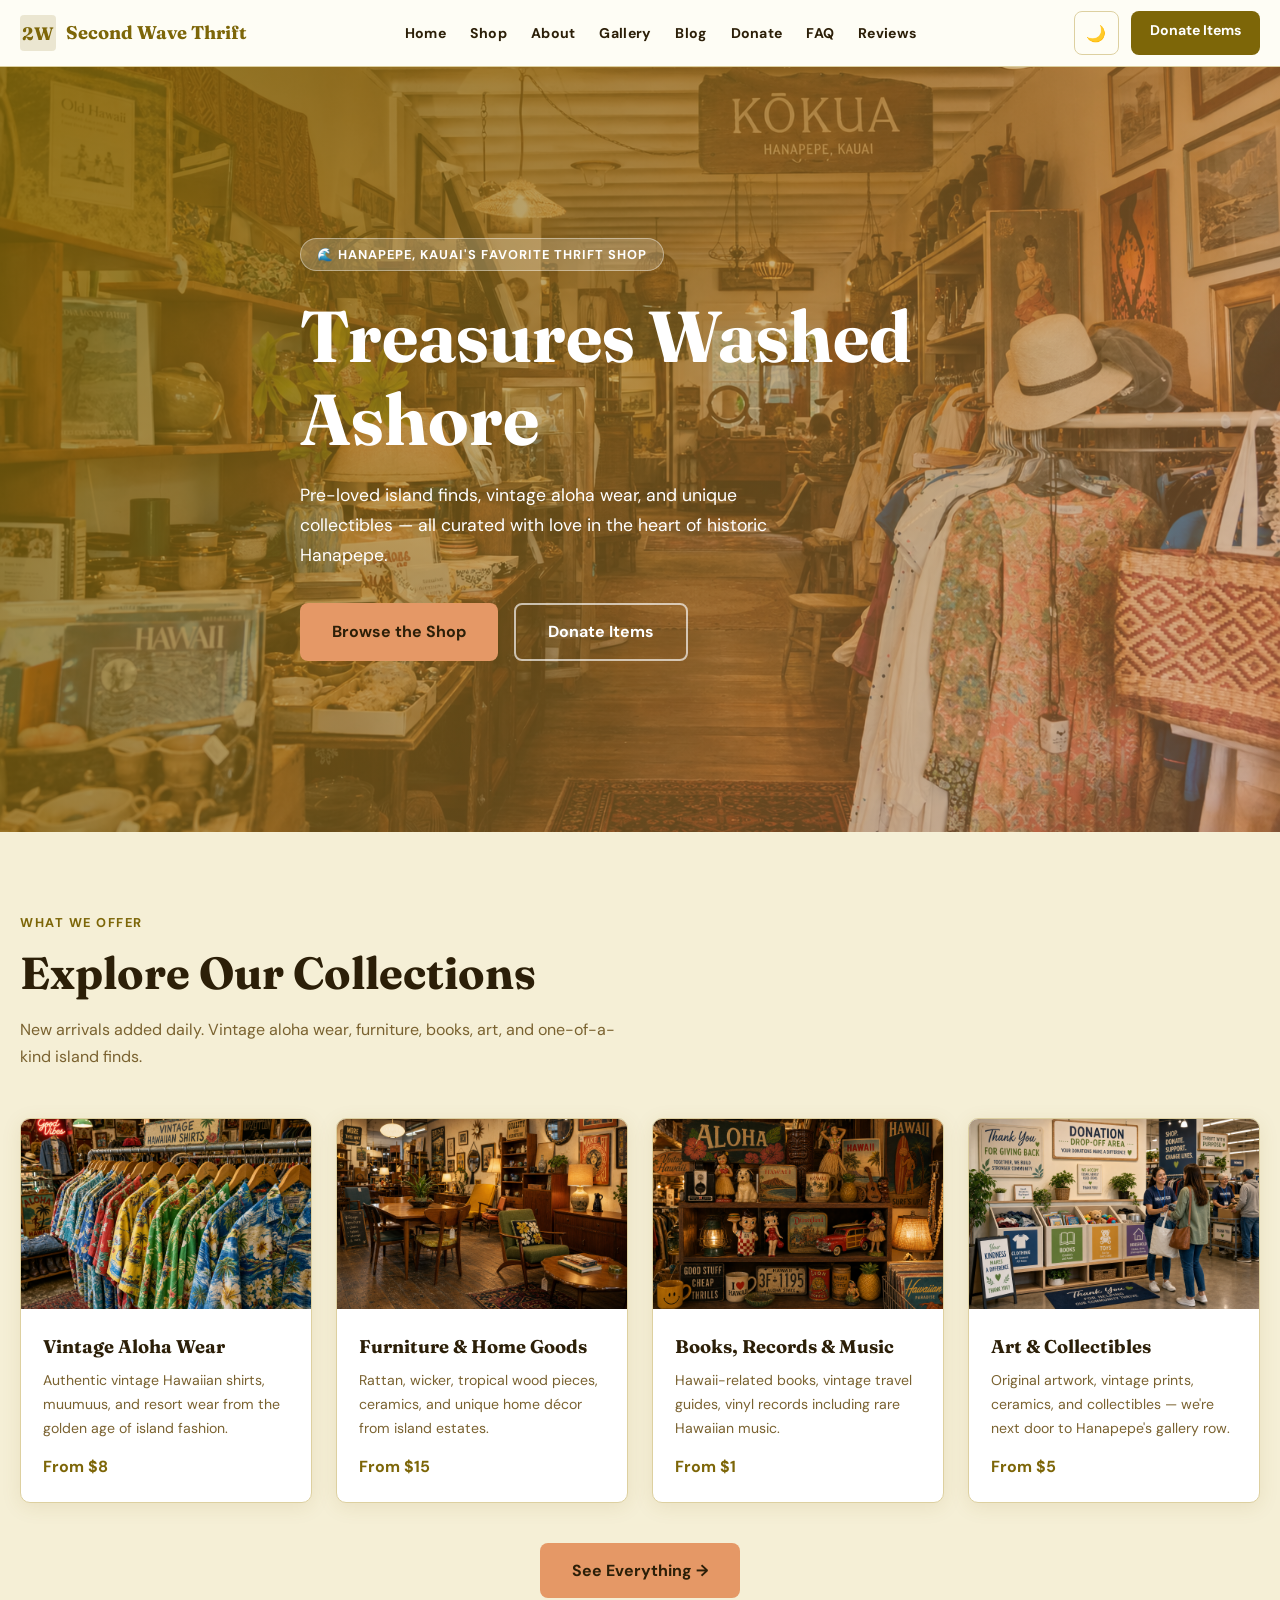
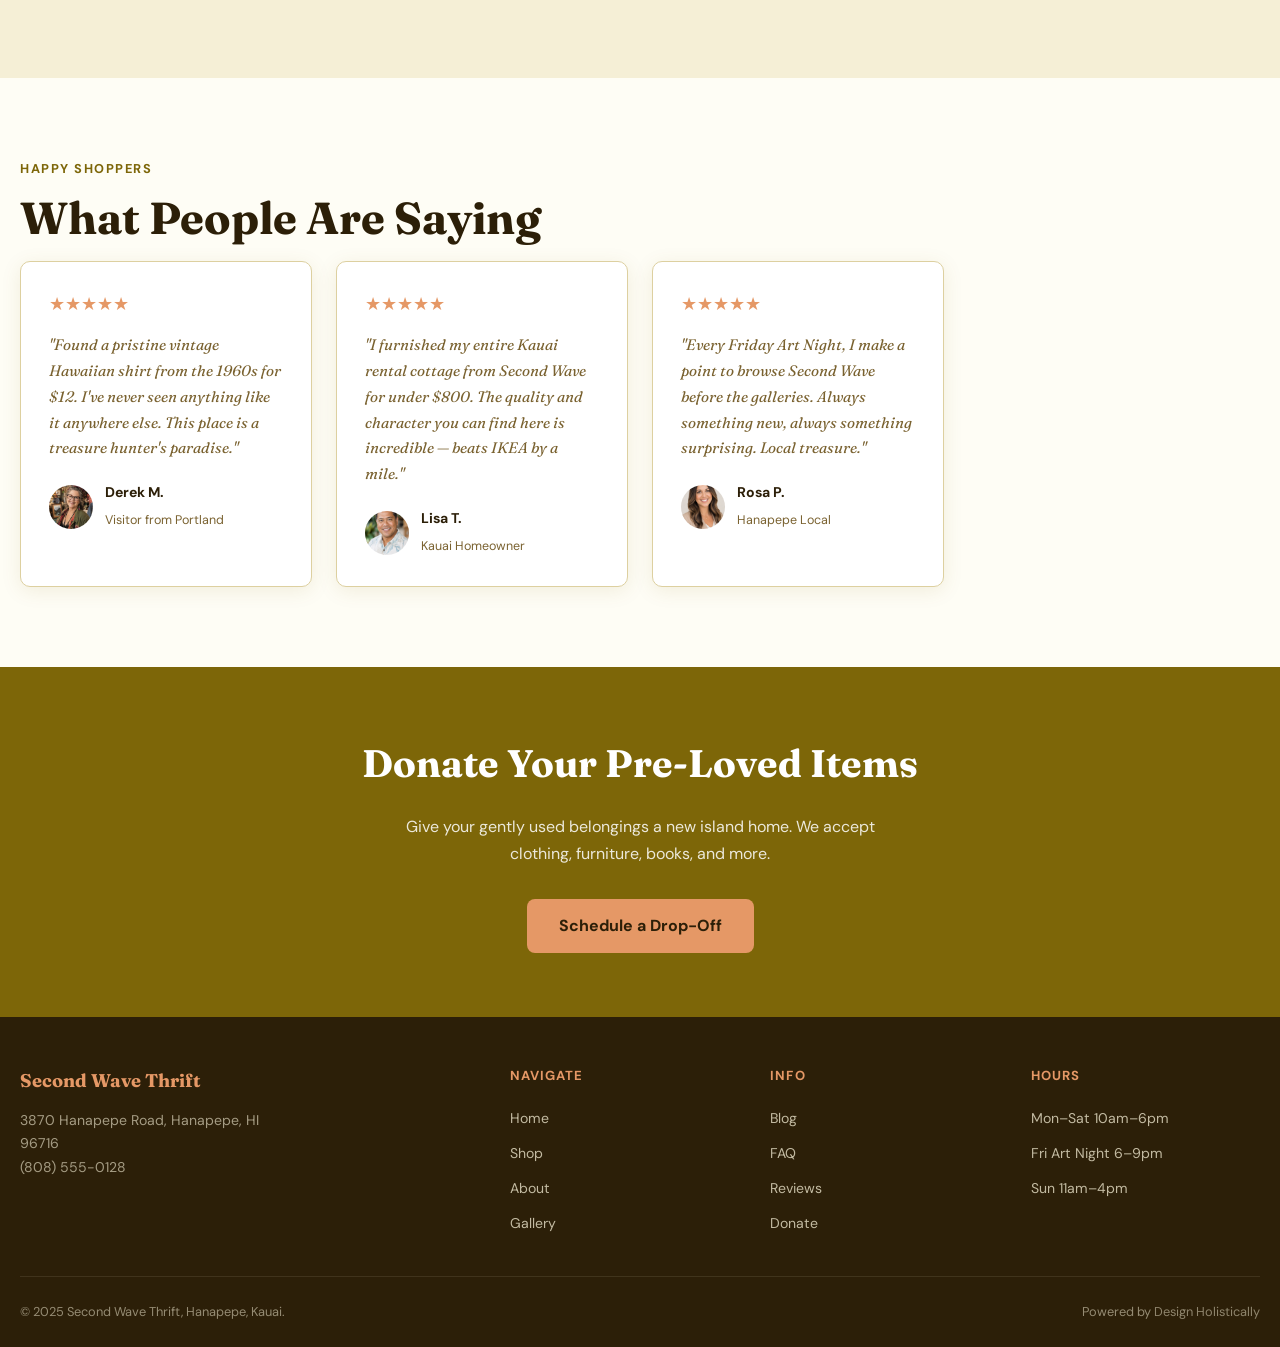
<file: index.html>
<!DOCTYPE html>
<html lang="en" data-theme="light">
<head>
<meta charset="UTF-8"><meta name="viewport" content="width=device-width, initial-scale=1.0">
<title>Home — Second Wave Thrift | Hanapepe, Kauai</title>
<meta name="description" content="Second Wave Thrift in Hanapepe, Kauai — pre-loved island finds, vintage treasures, and sustainable shopping.">
<meta property="og:title" content="Home — Second Wave Thrift">
<meta property="og:type" content="website">
<link rel="stylesheet" href="css/style.css">
<script type="application/ld+json">{"@context":"https://schema.org","@type":"LocalBusiness","name":"Second Wave Thrift","description":"Treasures washed ashore — pre-loved island finds","telephone":"(808) 555-0128","address":{"@type":"PostalAddress","streetAddress":"3870 Hanapepe Road","addressLocality":"Hanapepe","addressRegion":"HI","postalCode":"96716"},"priceRange":"$"}</script>
  <link rel="icon" type="image/x-icon" href="images/favicon.ico">
  <link rel="icon" type="image/png" sizes="32x32" href="images/favicon-32x32.png">
  <link rel="icon" type="image/png" sizes="16x16" href="images/favicon-16x16.png">
  <link rel="apple-touch-icon" sizes="180x180" href="images/apple-touch-icon.png">
</head>
<body>
<header class="site-header">
  <div class="header-inner">
    <a href="index.html" class="logo-wrap"><svg width="36" height="36" viewBox="0 0 36 36" fill="none">
  <rect width="36" height="36" rx="4" fill="#7D6608" opacity="0.15"/>
  <text x="18" y="25" text-anchor="middle" font-family="Fraunces,serif" font-weight="700" font-size="18" fill="#7D6608">2W</text>
</svg><span>Second Wave Thrift</span></a>
    <nav><ul class="nav-links" id="nav-links">
      <li><a href="index.html">Home</a></li><li><a href="services.html">Shop</a></li><li><a href="about.html">About</a></li><li><a href="gallery.html">Gallery</a></li><li><a href="blog.html">Blog</a></li><li><a href="booking.html">Donate</a></li><li><a href="faq.html">FAQ</a></li><li><a href="reviews.html">Reviews</a></li>
    </ul></nav>
    <div class="header-actions">
      <button id="theme-toggle" class="btn-theme">🌙</button>
      <a href="booking.html" class="btn-book">Donate Items</a>
      <button class="hamburger" id="hamburger" aria-label="Menu" aria-expanded="false"><span></span><span></span><span></span></button>
    </div>
  </div>
</header>
<main>

  <section class="hero"><div class="hero-bg"><img src="images/hero.png" alt="Thrift store interior"></div><div class="hero-overlay"></div>
    <div class="hero-content">
      <div class="hero-badge">🌊 Hanapepe, Kauai's Favorite Thrift Shop</div>
      <h1>Treasures Washed Ashore</h1>
      <p>Pre-loved island finds, vintage aloha wear, and unique collectibles — all curated with love in the heart of historic Hanapepe.</p>
      <div class="hero-cta">
        <a href="services.html" class="btn-primary">Browse the Shop</a>
        <a href="booking.html" class="btn-secondary">Donate Items</a>
      </div>
    </div>
  </section>

  <section class="section section-alt"><div class="section-inner">
    <div class="section-label reveal">What We Offer</div>
    <h2 class="section-title reveal">Explore Our Collections</h2>
    <p class="section-sub reveal">New arrivals added daily. Vintage aloha wear, furniture, books, art, and one-of-a-kind island finds.</p>
    <div class="services-grid">
      <div class="service-card reveal"><img src="images/service-clothing.png" alt="Vintage Aloha Wear"><div class="service-card-body"><h3>Vintage Aloha Wear</h3><p>Authentic vintage Hawaiian shirts, muumuus, and resort wear from the golden age of island fashion.</p><div class="service-price">From $8</div></div></div>
      <div class="service-card reveal"><img src="images/service-furniture.png" alt="Furniture & Home"><div class="service-card-body"><h3>Furniture & Home Goods</h3><p>Rattan, wicker, tropical wood pieces, ceramics, and unique home décor from island estates.</p><div class="service-price">From $15</div></div></div>
      <div class="service-card reveal"><img src="images/service-collectibles.png" alt="Books & Music"><div class="service-card-body"><h3>Books, Records & Music</h3><p>Hawaii-related books, vintage travel guides, vinyl records including rare Hawaiian music.</p><div class="service-price">From $1</div></div></div>
      <div class="service-card reveal"><img src="images/service-donations.png" alt="Art & Collectibles"><div class="service-card-body"><h3>Art & Collectibles</h3><p>Original artwork, vintage prints, ceramics, and collectibles — we're next door to Hanapepe's gallery row.</p><div class="service-price">From $5</div></div></div>
    </div>
    <div style="text-align:center;margin-top:2.5rem;"><a href="services.html" class="btn-primary">See Everything →</a></div>
  </div></section>

  <section class="section"><div class="section-inner">
    <div class="section-label reveal">Happy Shoppers</div>
    <h2 class="section-title reveal">What People Are Saying</h2>
    <div class="testimonials-grid">
      <div class="testimonial-card reveal"><div class="stars">★★★★★</div><p class="testimonial-text">"Found a pristine vintage Hawaiian shirt from the 1960s for $12. I've never seen anything like it anywhere else. This place is a treasure hunter's paradise."</p><div class="testimonial-author"><img src="images/avatar-1.png" alt="Derek M."><div><strong>Derek M.</strong><span>Visitor from Portland</span></div></div></div>
      <div class="testimonial-card reveal"><div class="stars">★★★★★</div><p class="testimonial-text">"I furnished my entire Kauai rental cottage from Second Wave for under $800. The quality and character you can find here is incredible — beats IKEA by a mile."</p><div class="testimonial-author"><img src="images/avatar-2.png" alt="Lisa T."><div><strong>Lisa T.</strong><span>Kauai Homeowner</span></div></div></div>
      <div class="testimonial-card reveal"><div class="stars">★★★★★</div><p class="testimonial-text">"Every Friday Art Night, I make a point to browse Second Wave before the galleries. Always something new, always something surprising. Local treasure."</p><div class="testimonial-author"><img src="images/avatar-3.png" alt="Rosa P."><div><strong>Rosa P.</strong><span>Hanapepe Local</span></div></div></div>
    </div>
  </div></section>

  <div class="cta-banner">
    <h2>Donate Your Pre-Loved Items</h2>
    <p>Give your gently used belongings a new island home. We accept clothing, furniture, books, and more.</p>
    <a href="booking.html" class="btn-primary" style="background:var(--accent);color:var(--text);">Schedule a Drop-Off</a>
  </div>

</main>
<footer class="site-footer">
  <div class="footer-inner">
    <div class="footer-brand"><div class="logo-wrap" style="color:var(--accent);">Second Wave Thrift</div><p>3870 Hanapepe Road, Hanapepe, HI 96716<br>(808) 555-0128</p></div>
    <div class="footer-col"><h4>Navigate</h4><ul><li><a href="index.html">Home</a></li><li><a href="services.html">Shop</a></li><li><a href="about.html">About</a></li><li><a href="gallery.html">Gallery</a></li></ul></div>
    <div class="footer-col"><h4>Info</h4><ul><li><a href="blog.html">Blog</a></li><li><a href="faq.html">FAQ</a></li><li><a href="reviews.html">Reviews</a></li><li><a href="booking.html">Donate</a></li></ul></div>
    <div class="footer-col"><h4>Hours</h4><ul><li><a href="#">Mon–Sat 10am–6pm</a></li><li><a href="#">Fri Art Night 6–9pm</a></li><li><a href="#">Sun 11am–4pm</a></li></ul></div>
  </div>
  <div class="footer-bottom"><span>© 2025 Second Wave Thrift, Hanapepe, Kauai.</span><span>Powered by <a href="https://designholistically.com" target="_blank" rel="noopener">Design Holistically</a></span></div>
</footer>
<button class="back-to-top" id="back-to-top" aria-label="Back to top">↑</button>
<script src="js/main.js"></script>
</body>
</html>
</file>
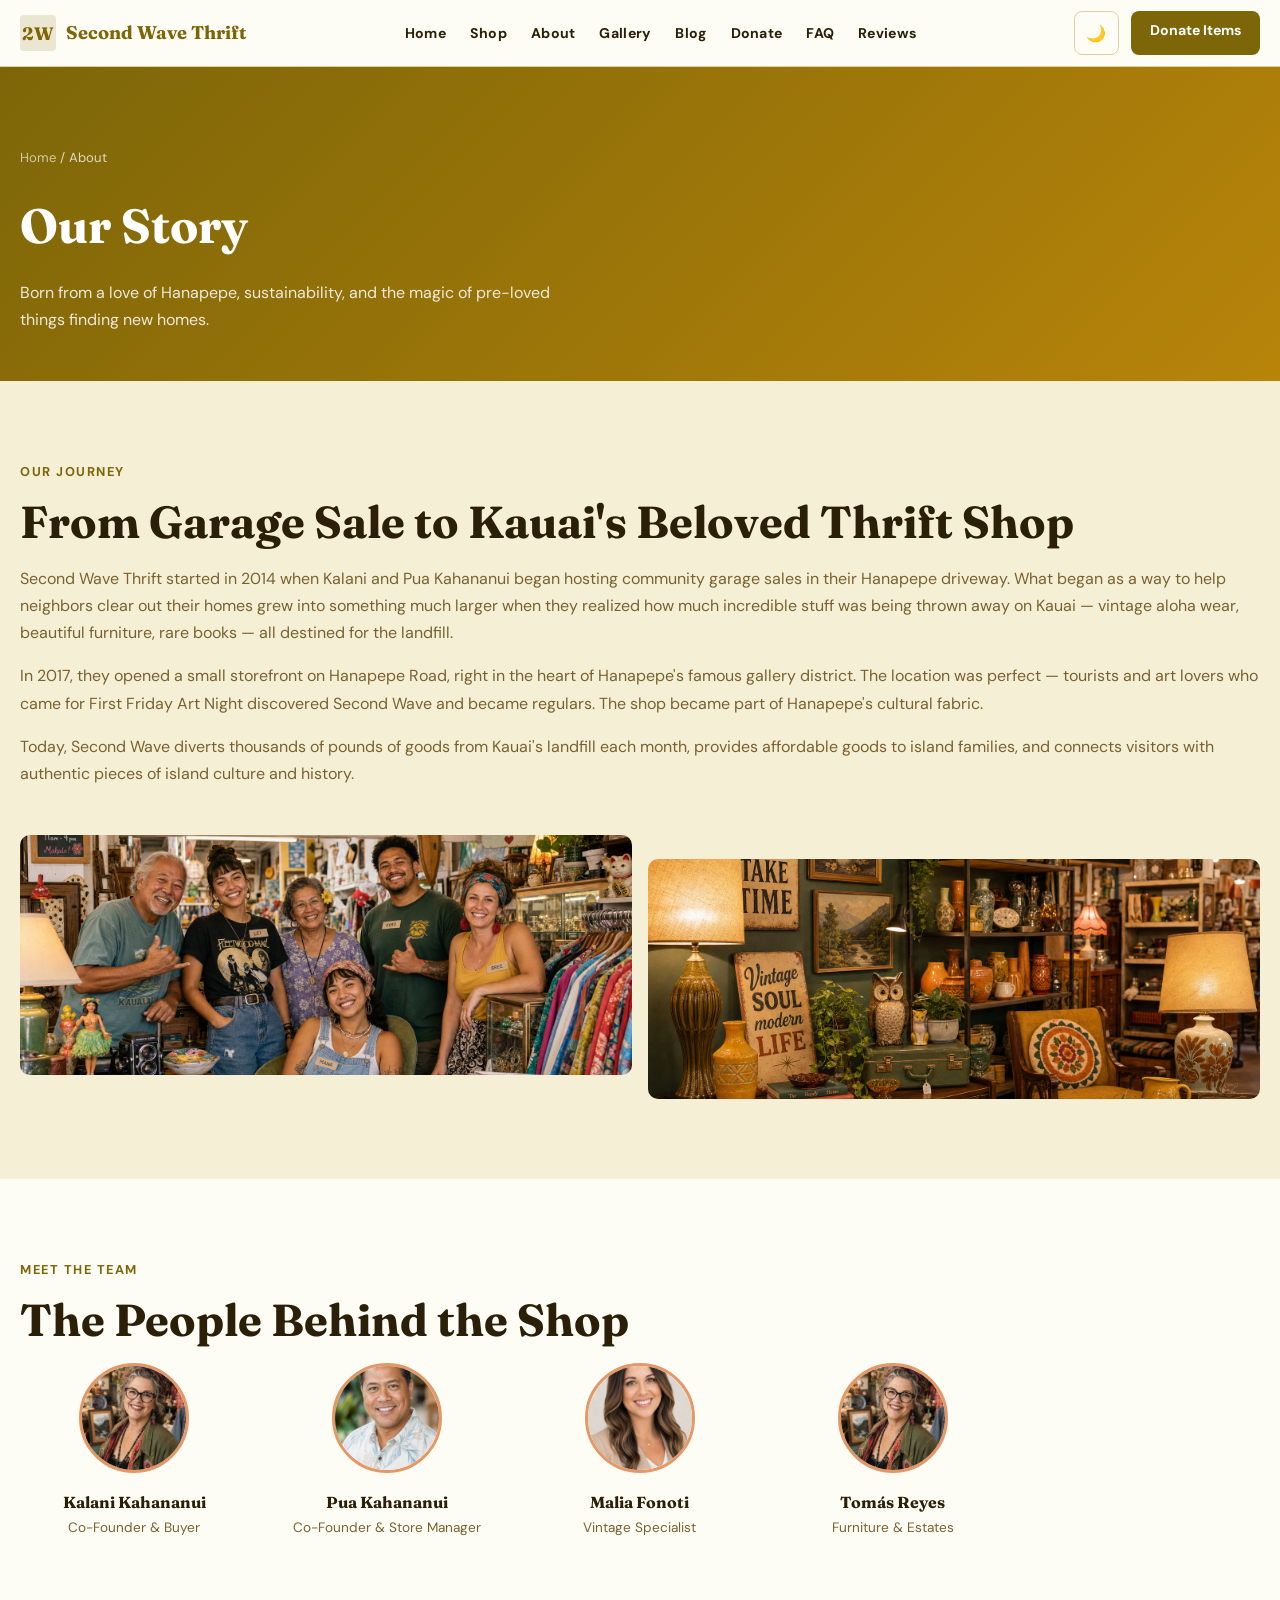
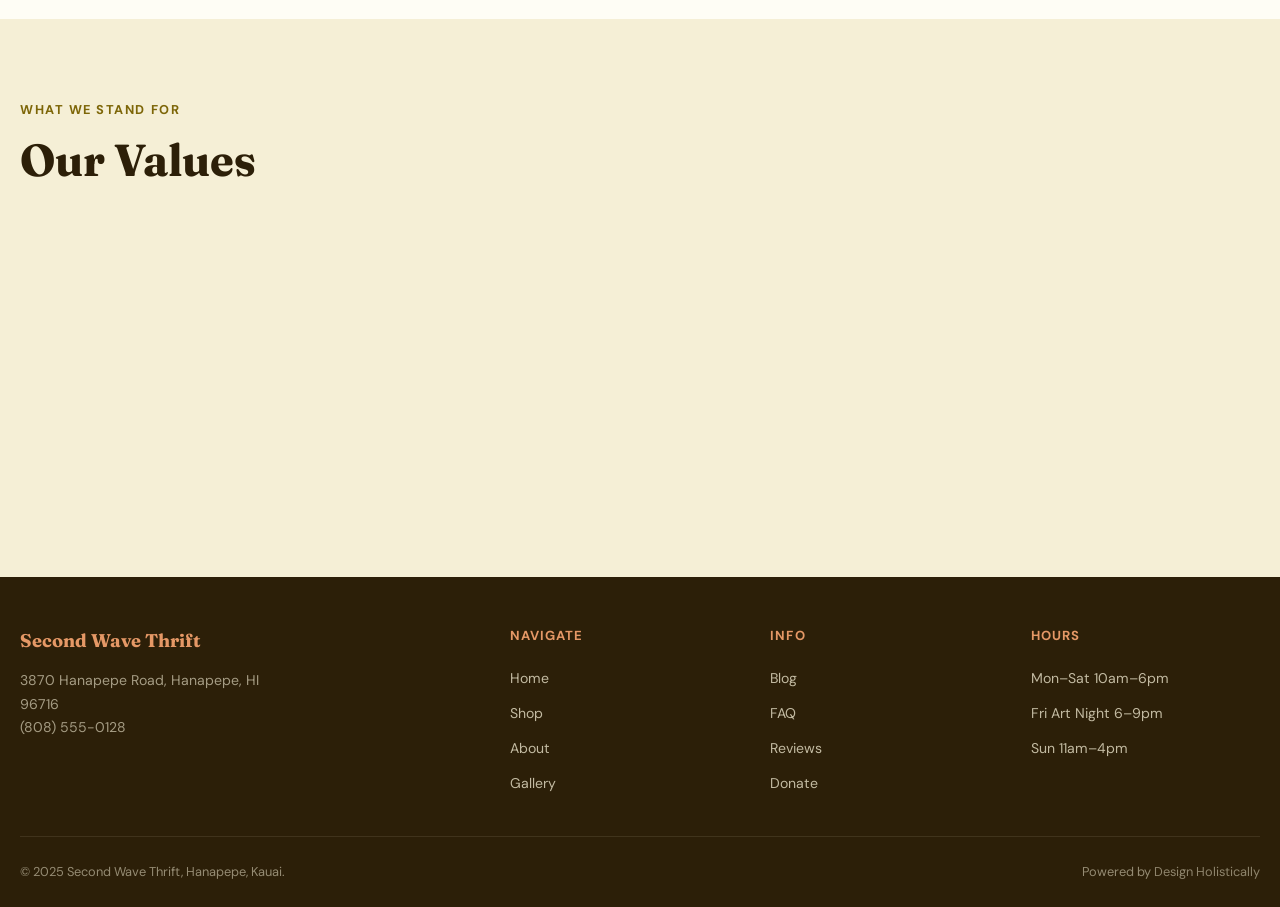
<file: about.html>
<!DOCTYPE html>
<html lang="en" data-theme="light">
<head>
<meta charset="UTF-8"><meta name="viewport" content="width=device-width, initial-scale=1.0">
<title>About — Second Wave Thrift | Hanapepe, Kauai</title>
<meta name="description" content="Learn about Second Wave Thrift's story, team, and commitment to sustainable, community-driven shopping in Hanapepe, Kauai.">
<meta property="og:title" content="About — Second Wave Thrift">
<meta property="og:type" content="website">
<link rel="stylesheet" href="css/style.css">
<script type="application/ld+json">{"@context":"https://schema.org","@type":"LocalBusiness","name":"Second Wave Thrift","description":"Treasures washed ashore — pre-loved island finds","telephone":"(808) 555-0128","address":{"@type":"PostalAddress","streetAddress":"3870 Hanapepe Road","addressLocality":"Hanapepe","addressRegion":"HI","postalCode":"96716"},"priceRange":"$"}</script>
  <link rel="icon" type="image/x-icon" href="images/favicon.ico">
  <link rel="icon" type="image/png" sizes="32x32" href="images/favicon-32x32.png">
  <link rel="icon" type="image/png" sizes="16x16" href="images/favicon-16x16.png">
  <link rel="apple-touch-icon" sizes="180x180" href="images/apple-touch-icon.png">
</head>
<body>
<header class="site-header">
  <div class="header-inner">
    <a href="index.html" class="logo-wrap"><svg width="36" height="36" viewBox="0 0 36 36" fill="none">
  <rect width="36" height="36" rx="4" fill="#7D6608" opacity="0.15"/>
  <text x="18" y="25" text-anchor="middle" font-family="Fraunces,serif" font-weight="700" font-size="18" fill="#7D6608">2W</text>
</svg><span>Second Wave Thrift</span></a>
    <nav><ul class="nav-links" id="nav-links">
      <li><a href="index.html">Home</a></li><li><a href="services.html">Shop</a></li><li><a href="about.html">About</a></li><li><a href="gallery.html">Gallery</a></li><li><a href="blog.html">Blog</a></li><li><a href="booking.html">Donate</a></li><li><a href="faq.html">FAQ</a></li><li><a href="reviews.html">Reviews</a></li>
    </ul></nav>
    <div class="header-actions">
      <button id="theme-toggle" class="btn-theme">🌙</button>
      <a href="booking.html" class="btn-book">Donate Items</a>
      <button class="hamburger" id="hamburger" aria-label="Menu" aria-expanded="false"><span></span><span></span><span></span></button>
    </div>
  </div>
</header>
<main>

  <div class="page-hero"><div class="section-inner">
    <div class="breadcrumb"><a href="index.html">Home</a> / About</div>
    <h1>Our Story</h1>
    <p>Born from a love of Hanapepe, sustainability, and the magic of pre-loved things finding new homes.</p>
  </div></div>
  <section class="section section-alt"><div class="section-inner">
    <div style="display:grid;gap:3rem;">
      <div class="reveal">
        <div class="section-label">Our Journey</div>
        <h2 class="section-title">From Garage Sale to Kauai's Beloved Thrift Shop</h2>
        <p style="color:var(--text-muted);margin-bottom:1rem;">Second Wave Thrift started in 2014 when Kalani and Pua Kahananui began hosting community garage sales in their Hanapepe driveway. What began as a way to help neighbors clear out their homes grew into something much larger when they realized how much incredible stuff was being thrown away on Kauai — vintage aloha wear, beautiful furniture, rare books — all destined for the landfill.</p>
        <p style="color:var(--text-muted);margin-bottom:1rem;">In 2017, they opened a small storefront on Hanapepe Road, right in the heart of Hanapepe's famous gallery district. The location was perfect — tourists and art lovers who came for First Friday Art Night discovered Second Wave and became regulars. The shop became part of Hanapepe's cultural fabric.</p>
        <p style="color:var(--text-muted);">Today, Second Wave diverts thousands of pounds of goods from Kauai's landfill each month, provides affordable goods to island families, and connects visitors with authentic pieces of island culture and history.</p>
      </div>
      <div style="display:grid;grid-template-columns:1fr 1fr;gap:1rem;">
        <img src="images/about.png" alt="Store interior" style="border-radius:10px;width:100%;height:240px;object-fit:cover;" class="reveal">
        <img src="images/gallery-6.png" alt="Vintage finds" style="border-radius:10px;width:100%;height:240px;object-fit:cover;margin-top:1.5rem;" class="reveal">
      </div>
    </div>
  </div></section>
  <section class="section"><div class="section-inner">
    <div class="section-label reveal">Meet the Team</div>
    <h2 class="section-title reveal">The People Behind the Shop</h2>
    <div class="team-grid">
      <div class="team-card reveal"><img src="images/avatar-1.png" alt="Kalani Kahananui"><h3>Kalani Kahananui</h3><p>Co-Founder & Buyer</p></div>
      <div class="team-card reveal"><img src="images/avatar-2.png" alt="Pua Kahananui"><h3>Pua Kahananui</h3><p>Co-Founder & Store Manager</p></div>
      <div class="team-card reveal"><img src="images/avatar-3.png" alt="Malia Fonoti"><h3>Malia Fonoti</h3><p>Vintage Specialist</p></div>
      <div class="team-card reveal"><img src="images/avatar-1.png" alt="Tomás Reyes"><h3>Tomás Reyes</h3><p>Furniture & Estates</p></div>
    </div>
  </div></section>
  <section class="section section-alt"><div class="section-inner">
    <div class="section-label reveal">What We Stand For</div>
    <h2 class="section-title reveal">Our Values</h2>
    <div class="values-grid">
      <div class="value-card reveal"><div class="value-icon">♻️</div><h3>Sustainability</h3><p>Every item sold is one less thing in Kauai's landfill. Circular economy is at the heart of everything we do.</p></div>
      <div class="value-card reveal"><div class="value-icon">🏝️</div><h3>Community</h3><p>We keep affordable goods accessible to island families and celebrate Hanapepe's unique arts community.</p></div>
      <div class="value-card reveal"><div class="value-icon">✨</div><h3>Curation</h3><p>We don't just pile things on shelves. Every item is priced fairly and displayed with care and consideration.</p></div>
      <div class="value-card reveal"><div class="value-icon">🤝</div><h3>Generosity</h3><p>Monthly donations to Kauai Family Shelter and free clothing days for families in need.</p></div>
    </div>
  </div></section>

</main>
<footer class="site-footer">
  <div class="footer-inner">
    <div class="footer-brand"><div class="logo-wrap" style="color:var(--accent);">Second Wave Thrift</div><p>3870 Hanapepe Road, Hanapepe, HI 96716<br>(808) 555-0128</p></div>
    <div class="footer-col"><h4>Navigate</h4><ul><li><a href="index.html">Home</a></li><li><a href="services.html">Shop</a></li><li><a href="about.html">About</a></li><li><a href="gallery.html">Gallery</a></li></ul></div>
    <div class="footer-col"><h4>Info</h4><ul><li><a href="blog.html">Blog</a></li><li><a href="faq.html">FAQ</a></li><li><a href="reviews.html">Reviews</a></li><li><a href="booking.html">Donate</a></li></ul></div>
    <div class="footer-col"><h4>Hours</h4><ul><li><a href="#">Mon–Sat 10am–6pm</a></li><li><a href="#">Fri Art Night 6–9pm</a></li><li><a href="#">Sun 11am–4pm</a></li></ul></div>
  </div>
  <div class="footer-bottom"><span>© 2025 Second Wave Thrift, Hanapepe, Kauai.</span><span>Powered by <a href="https://designholistically.com" target="_blank" rel="noopener">Design Holistically</a></span></div>
</footer>
<button class="back-to-top" id="back-to-top" aria-label="Back to top">↑</button>
<script src="js/main.js"></script>
</body>
</html>
</file>
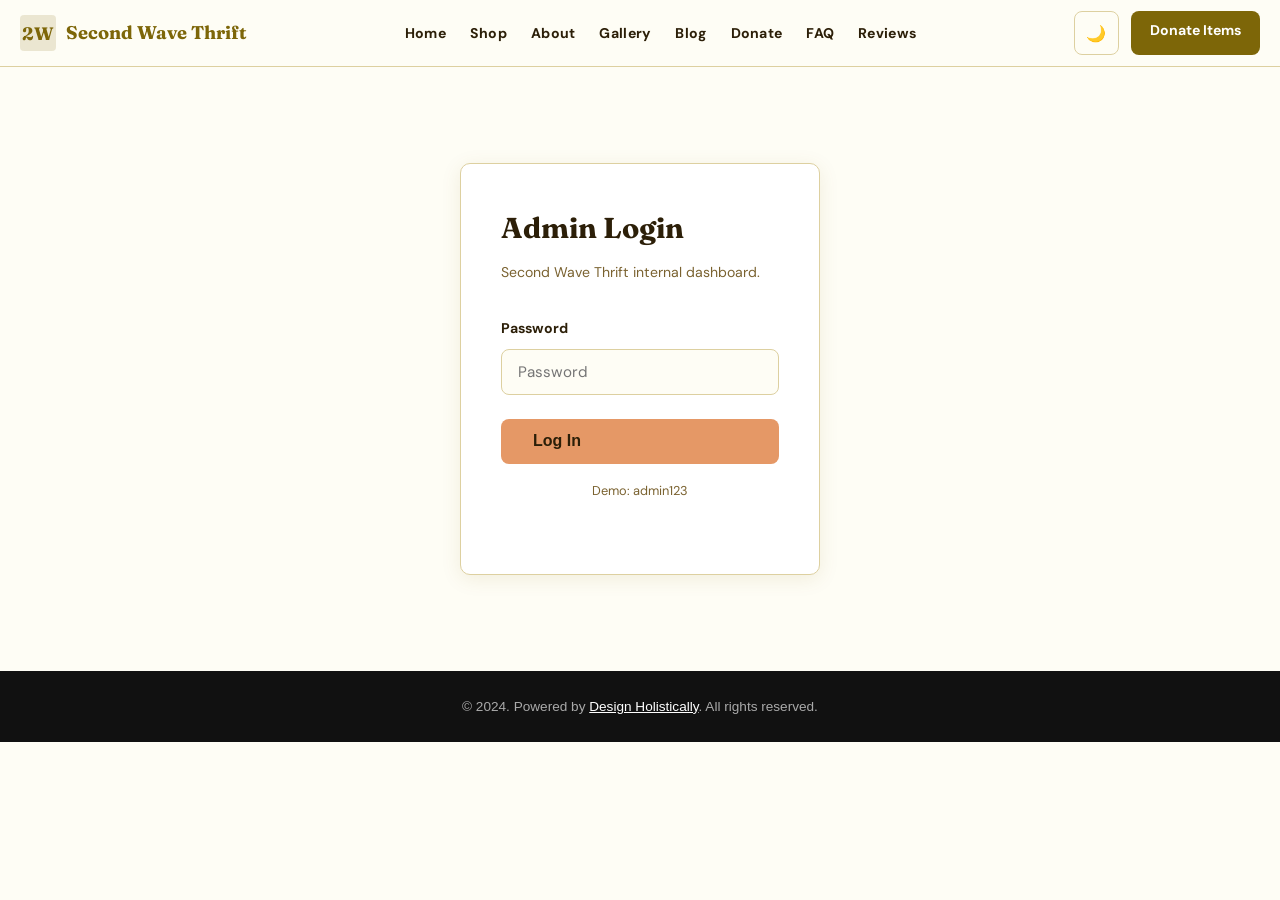
<file: admin.html>
<!DOCTYPE html>
<html lang="en" data-theme="light">
<head>
<meta charset="UTF-8"><meta name="viewport" content="width=device-width, initial-scale=1.0">
<title>Admin — Second Wave Thrift</title>
<meta name="robots" content="noindex">
<link rel="stylesheet" href="css/style.css">
  <link rel="icon" type="image/x-icon" href="images/favicon.ico">
  <link rel="icon" type="image/png" sizes="32x32" href="images/favicon-32x32.png">
  <link rel="icon" type="image/png" sizes="16x16" href="images/favicon-16x16.png">
  <link rel="apple-touch-icon" sizes="180x180" href="images/apple-touch-icon.png">
</head>
<body>
<header class="site-header">
  <div class="header-inner">
    <a href="index.html" class="logo-wrap"><svg width="36" height="36" viewBox="0 0 36 36" fill="none">
  <rect width="36" height="36" rx="4" fill="#7D6608" opacity="0.15"/>
  <text x="18" y="25" text-anchor="middle" font-family="Fraunces,serif" font-weight="700" font-size="18" fill="#7D6608">2W</text>
</svg><span>Second Wave Thrift</span></a>
    <nav><ul class="nav-links" id="nav-links">
      <li><a href="index.html">Home</a></li><li><a href="services.html">Shop</a></li><li><a href="about.html">About</a></li><li><a href="gallery.html">Gallery</a></li><li><a href="blog.html">Blog</a></li><li><a href="booking.html">Donate</a></li><li><a href="faq.html">FAQ</a></li><li><a href="reviews.html">Reviews</a></li>
    </ul></nav>
    <div class="header-actions">
      <button id="theme-toggle" class="btn-theme">🌙</button>
      <a href="booking.html" class="btn-book">Donate Items</a>
      <button class="hamburger" id="hamburger" aria-label="Menu" aria-expanded="false"><span></span><span></span><span></span></button>
    </div>
  </div>
</header>
<main>
  <div id="login-section"><div class="admin-login"><div class="admin-card">
    <h1>Admin Login</h1><p>Second Wave Thrift internal dashboard.</p>
    <form id="admin-login-form">
      <div class="form-group"><label for="admin-pw">Password</label><input type="password" id="admin-pw" placeholder="Password" autocomplete="current-password"></div>
      <p id="login-error" style="color:#DC2626;font-size:0.85rem;margin-bottom:0.75rem;"></p>
      <button type="submit" class="btn-primary" style="width:100%;">Log In</button>
    </form>
    <p style="font-size:0.8rem;color:var(--text-muted);margin-top:1rem;text-align:center;">Demo: admin123</p>
  </div></div></div>
  <div id="admin-dash" class="admin-dash">
    <div style="display:flex;justify-content:space-between;align-items:center;margin-bottom:2rem;flex-wrap:wrap;gap:1rem;">
      <div><h1 style="font-family:var(--font-heading);font-size:1.8rem;color:var(--text);">Dashboard</h1><p style="color:var(--text-muted);">Second Wave Thrift — Hanapepe, Kauai</p></div>
      <a href="index.html" style="font-size:0.9rem;color:var(--primary);font-weight:700;">← View Site</a>
    </div>
    <div class="stats-grid">
      <div class="stat-card"><div class="stat-num">84</div><div class="stat-label">Items Sold (Week)</div></div>
      <div class="stat-card"><div class="stat-num">12</div><div class="stat-label">Donations Received</div></div>
      <div class="stat-card"><div class="stat-num">$1,840</div><div class="stat-label">Revenue (Week)</div></div>
      <div class="stat-card"><div class="stat-num">4.9★</div><div class="stat-label">Avg Review</div></div>
    </div>
    <div class="admin-table-wrap"><h2>Recent Donation Requests</h2><table>
      <thead><tr><th>Donor</th><th>Type</th><th>Date</th><th>Method</th><th>Status</th></tr></thead>
      <tbody>
        <tr><td>Margaret H.</td><td>Estate Cleanout</td><td>Jul 3, 2025</td><td>Pickup</td><td><span class="badge badge-yellow">Scheduled</span></td></tr>
        <tr><td>Keoni N.</td><td>Clothing</td><td>Jul 1, 2025</td><td>Drop-off</td><td><span class="badge badge-green">Received</span></td></tr>
        <tr><td>Waimea Family</td><td>Furniture</td><td>Jun 30, 2025</td><td>Pickup</td><td><span class="badge badge-green">Completed</span></td></tr>
        <tr><td>Art Night Volunteer</td><td>Books & Records</td><td>Jun 27, 2025</td><td>Drop-off</td><td><span class="badge badge-green">Processed</span></td></tr>
      </tbody>
    </table></div>
    <div class="admin-table-wrap"><h2>Recent Messages</h2><table>
      <thead><tr><th>From</th><th>Subject</th><th>Date</th><th>Status</th></tr></thead>
      <tbody>
        <tr><td>visitor@gmail.com</td><td>Looking for vintage Kahala shirts</td><td>Jun 29, 2025</td><td><span class="badge badge-red">Unread</span></td></tr>
        <tr><td>kauai.resorts@email.com</td><td>Hotel linen donation inquiry</td><td>Jun 28, 2025</td><td><span class="badge badge-yellow">Pending</span></td></tr>
        <tr><td>artnight@hanapepe.com</td><td>Friday Art Night coordination</td><td>Jun 27, 2025</td><td><span class="badge badge-green">Replied</span></td></tr>
      </tbody>
    </table></div>
  </div>
</main>
<script src="js/main.js"></script>

  <!-- Powered by Design Holistically -->
  <footer style="background:#111;color:#aaa;text-align:center;padding:1.5rem;font-size:0.85rem;font-family:sans-serif;">
    <p>&copy; 2024. Powered by <a href="https://designholistically.com" target="_blank" rel="noopener" style="color:#fff;text-decoration:underline;">Design Holistically</a>. All rights reserved.</p>
  </footer>

</body>
</html>
</file>
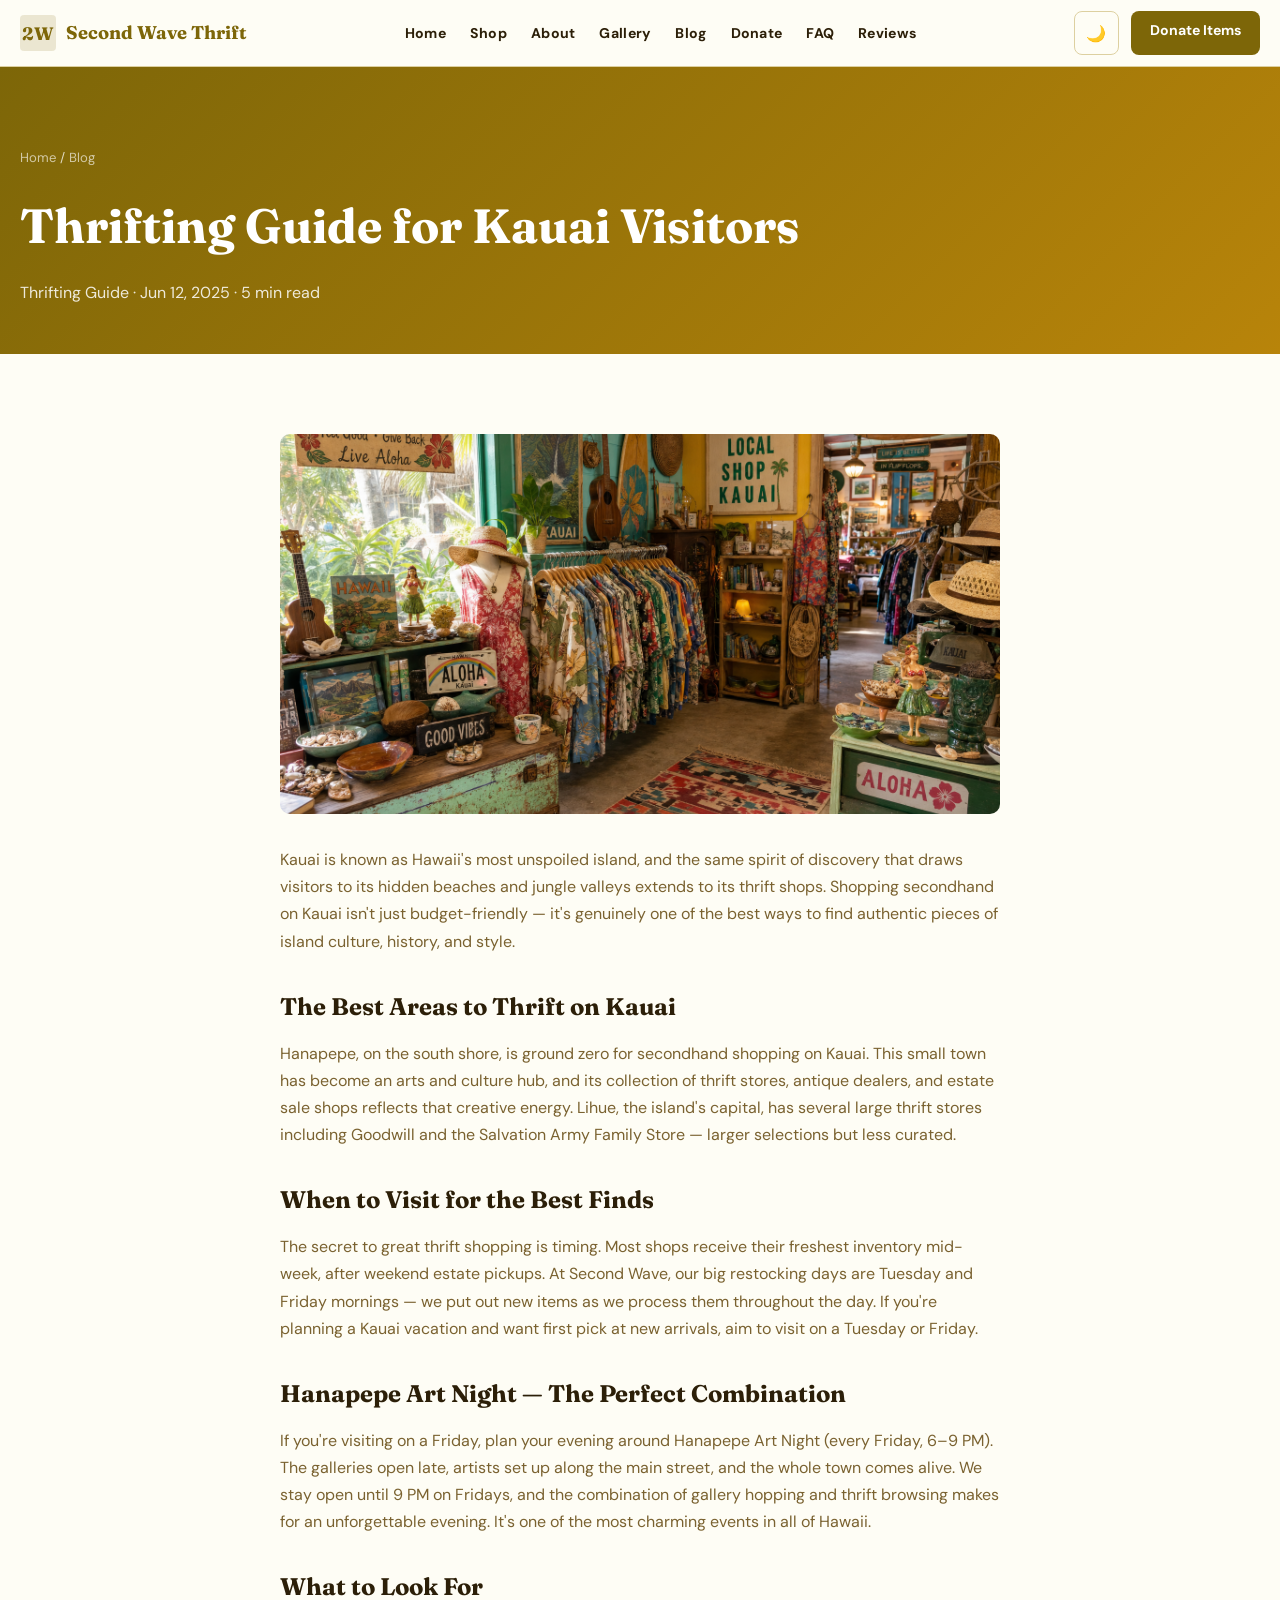
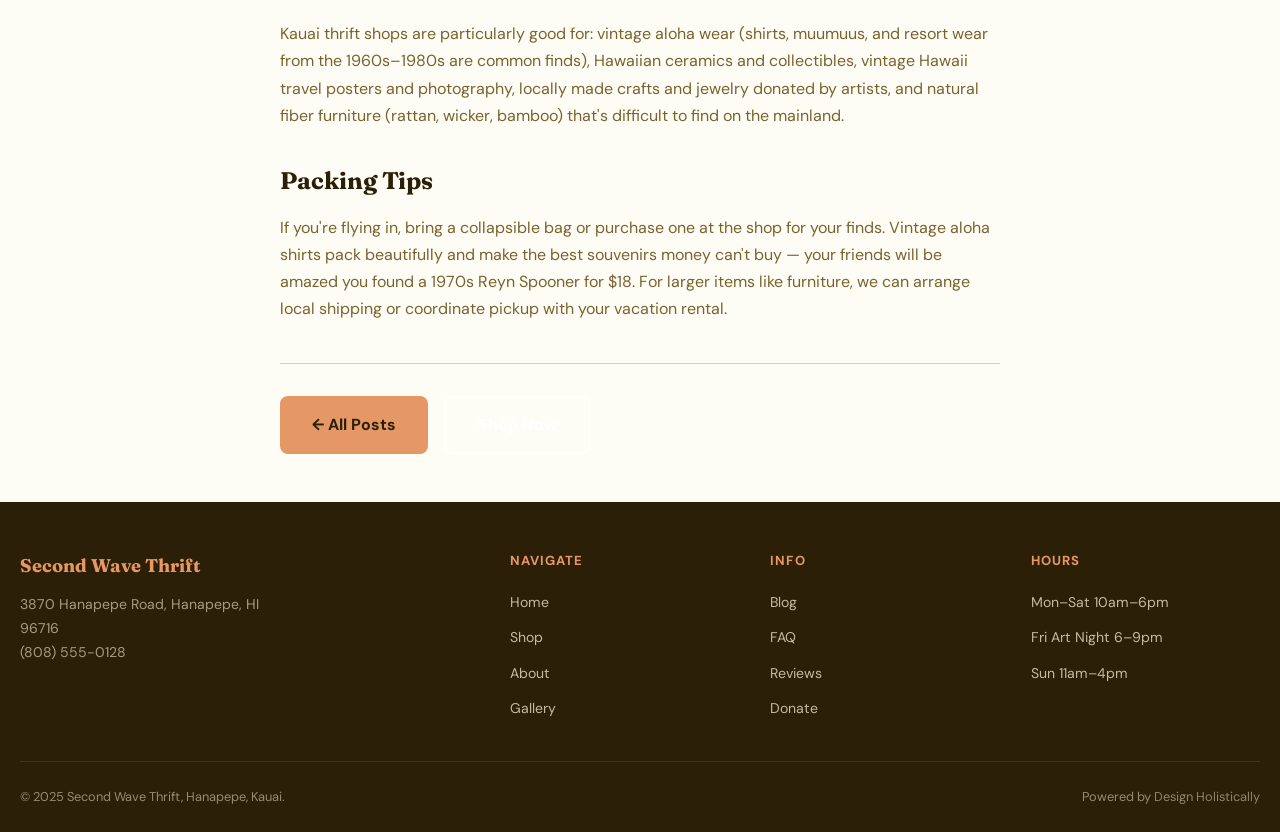
<file: blog-post-1.html>
<!DOCTYPE html>
<html lang="en" data-theme="light">
<head>
<meta charset="UTF-8"><meta name="viewport" content="width=device-width, initial-scale=1.0">
<title>Thrifting Guide for Kauai Visitors — Second Wave Thrift | Hanapepe, Kauai</title>
<meta name="description" content="Thrifting Guide for Kauai Visitors — insights from Second Wave Thrift in Hanapepe, Kauai.">
<meta property="og:title" content="Thrifting Guide for Kauai Visitors — Second Wave Thrift">
<meta property="og:type" content="website">
<link rel="stylesheet" href="css/style.css">
<script type="application/ld+json">{"@context":"https://schema.org","@type":"LocalBusiness","name":"Second Wave Thrift","description":"Treasures washed ashore — pre-loved island finds","telephone":"(808) 555-0128","address":{"@type":"PostalAddress","streetAddress":"3870 Hanapepe Road","addressLocality":"Hanapepe","addressRegion":"HI","postalCode":"96716"},"priceRange":"$"}</script>
  <link rel="icon" type="image/x-icon" href="images/favicon.ico">
  <link rel="icon" type="image/png" sizes="32x32" href="images/favicon-32x32.png">
  <link rel="icon" type="image/png" sizes="16x16" href="images/favicon-16x16.png">
  <link rel="apple-touch-icon" sizes="180x180" href="images/apple-touch-icon.png">
</head>
<body>
<header class="site-header">
  <div class="header-inner">
    <a href="index.html" class="logo-wrap"><svg width="36" height="36" viewBox="0 0 36 36" fill="none">
  <rect width="36" height="36" rx="4" fill="#7D6608" opacity="0.15"/>
  <text x="18" y="25" text-anchor="middle" font-family="Fraunces,serif" font-weight="700" font-size="18" fill="#7D6608">2W</text>
</svg><span>Second Wave Thrift</span></a>
    <nav><ul class="nav-links" id="nav-links">
      <li><a href="index.html">Home</a></li><li><a href="services.html">Shop</a></li><li><a href="about.html">About</a></li><li><a href="gallery.html">Gallery</a></li><li><a href="blog.html">Blog</a></li><li><a href="booking.html">Donate</a></li><li><a href="faq.html">FAQ</a></li><li><a href="reviews.html">Reviews</a></li>
    </ul></nav>
    <div class="header-actions">
      <button id="theme-toggle" class="btn-theme">🌙</button>
      <a href="booking.html" class="btn-book">Donate Items</a>
      <button class="hamburger" id="hamburger" aria-label="Menu" aria-expanded="false"><span></span><span></span><span></span></button>
    </div>
  </div>
</header>
<main>

  <div class="page-hero"><div class="section-inner">
    <div class="breadcrumb"><a href="index.html">Home</a> / <a href="blog.html">Blog</a></div>
    <h1>Thrifting Guide for Kauai Visitors</h1>
    <p class="meta">Thrifting Guide · Jun 12, 2025 · 5 min read</p>
  </div></div>
  <article class="blog-post">
    <img src="images/blog-1.png" alt="Thrifting Guide for Kauai Visitors">
    
    <p>Kauai is known as Hawaii's most unspoiled island, and the same spirit of discovery that draws visitors to its hidden beaches and jungle valleys extends to its thrift shops. Shopping secondhand on Kauai isn't just budget-friendly — it's genuinely one of the best ways to find authentic pieces of island culture, history, and style.</p>
    <h2>The Best Areas to Thrift on Kauai</h2>
    <p>Hanapepe, on the south shore, is ground zero for secondhand shopping on Kauai. This small town has become an arts and culture hub, and its collection of thrift stores, antique dealers, and estate sale shops reflects that creative energy. Lihue, the island's capital, has several large thrift stores including Goodwill and the Salvation Army Family Store — larger selections but less curated.</p>
    <h2>When to Visit for the Best Finds</h2>
    <p>The secret to great thrift shopping is timing. Most shops receive their freshest inventory mid-week, after weekend estate pickups. At Second Wave, our big restocking days are Tuesday and Friday mornings — we put out new items as we process them throughout the day. If you're planning a Kauai vacation and want first pick at new arrivals, aim to visit on a Tuesday or Friday.</p>
    <h2>Hanapepe Art Night — The Perfect Combination</h2>
    <p>If you're visiting on a Friday, plan your evening around Hanapepe Art Night (every Friday, 6–9 PM). The galleries open late, artists set up along the main street, and the whole town comes alive. We stay open until 9 PM on Fridays, and the combination of gallery hopping and thrift browsing makes for an unforgettable evening. It's one of the most charming events in all of Hawaii.</p>
    <h2>What to Look For</h2>
    <p>Kauai thrift shops are particularly good for: vintage aloha wear (shirts, muumuus, and resort wear from the 1960s–1980s are common finds), Hawaiian ceramics and collectibles, vintage Hawaii travel posters and photography, locally made crafts and jewelry donated by artists, and natural fiber furniture (rattan, wicker, bamboo) that's difficult to find on the mainland.</p>
    <h2>Packing Tips</h2>
    <p>If you're flying in, bring a collapsible bag or purchase one at the shop for your finds. Vintage aloha shirts pack beautifully and make the best souvenirs money can't buy — your friends will be amazed you found a 1970s Reyn Spooner for $18. For larger items like furniture, we can arrange local shipping or coordinate pickup with your vacation rental.</p>
    
    <div style="margin-top:2.5rem;padding-top:2rem;border-top:1px solid var(--border);display:flex;gap:1rem;flex-wrap:wrap;">
      <a href="blog.html" class="btn-primary">← All Posts</a>
      <a href="services.html" class="btn-secondary">Shop Now</a>
    </div>
  </article>

</main>
<footer class="site-footer">
  <div class="footer-inner">
    <div class="footer-brand"><div class="logo-wrap" style="color:var(--accent);">Second Wave Thrift</div><p>3870 Hanapepe Road, Hanapepe, HI 96716<br>(808) 555-0128</p></div>
    <div class="footer-col"><h4>Navigate</h4><ul><li><a href="index.html">Home</a></li><li><a href="services.html">Shop</a></li><li><a href="about.html">About</a></li><li><a href="gallery.html">Gallery</a></li></ul></div>
    <div class="footer-col"><h4>Info</h4><ul><li><a href="blog.html">Blog</a></li><li><a href="faq.html">FAQ</a></li><li><a href="reviews.html">Reviews</a></li><li><a href="booking.html">Donate</a></li></ul></div>
    <div class="footer-col"><h4>Hours</h4><ul><li><a href="#">Mon–Sat 10am–6pm</a></li><li><a href="#">Fri Art Night 6–9pm</a></li><li><a href="#">Sun 11am–4pm</a></li></ul></div>
  </div>
  <div class="footer-bottom"><span>© 2025 Second Wave Thrift, Hanapepe, Kauai.</span><span>Powered by <a href="https://designholistically.com" target="_blank" rel="noopener">Design Holistically</a></span></div>
</footer>
<button class="back-to-top" id="back-to-top" aria-label="Back to top">↑</button>
<script src="js/main.js"></script>
</body>
</html>
</file>
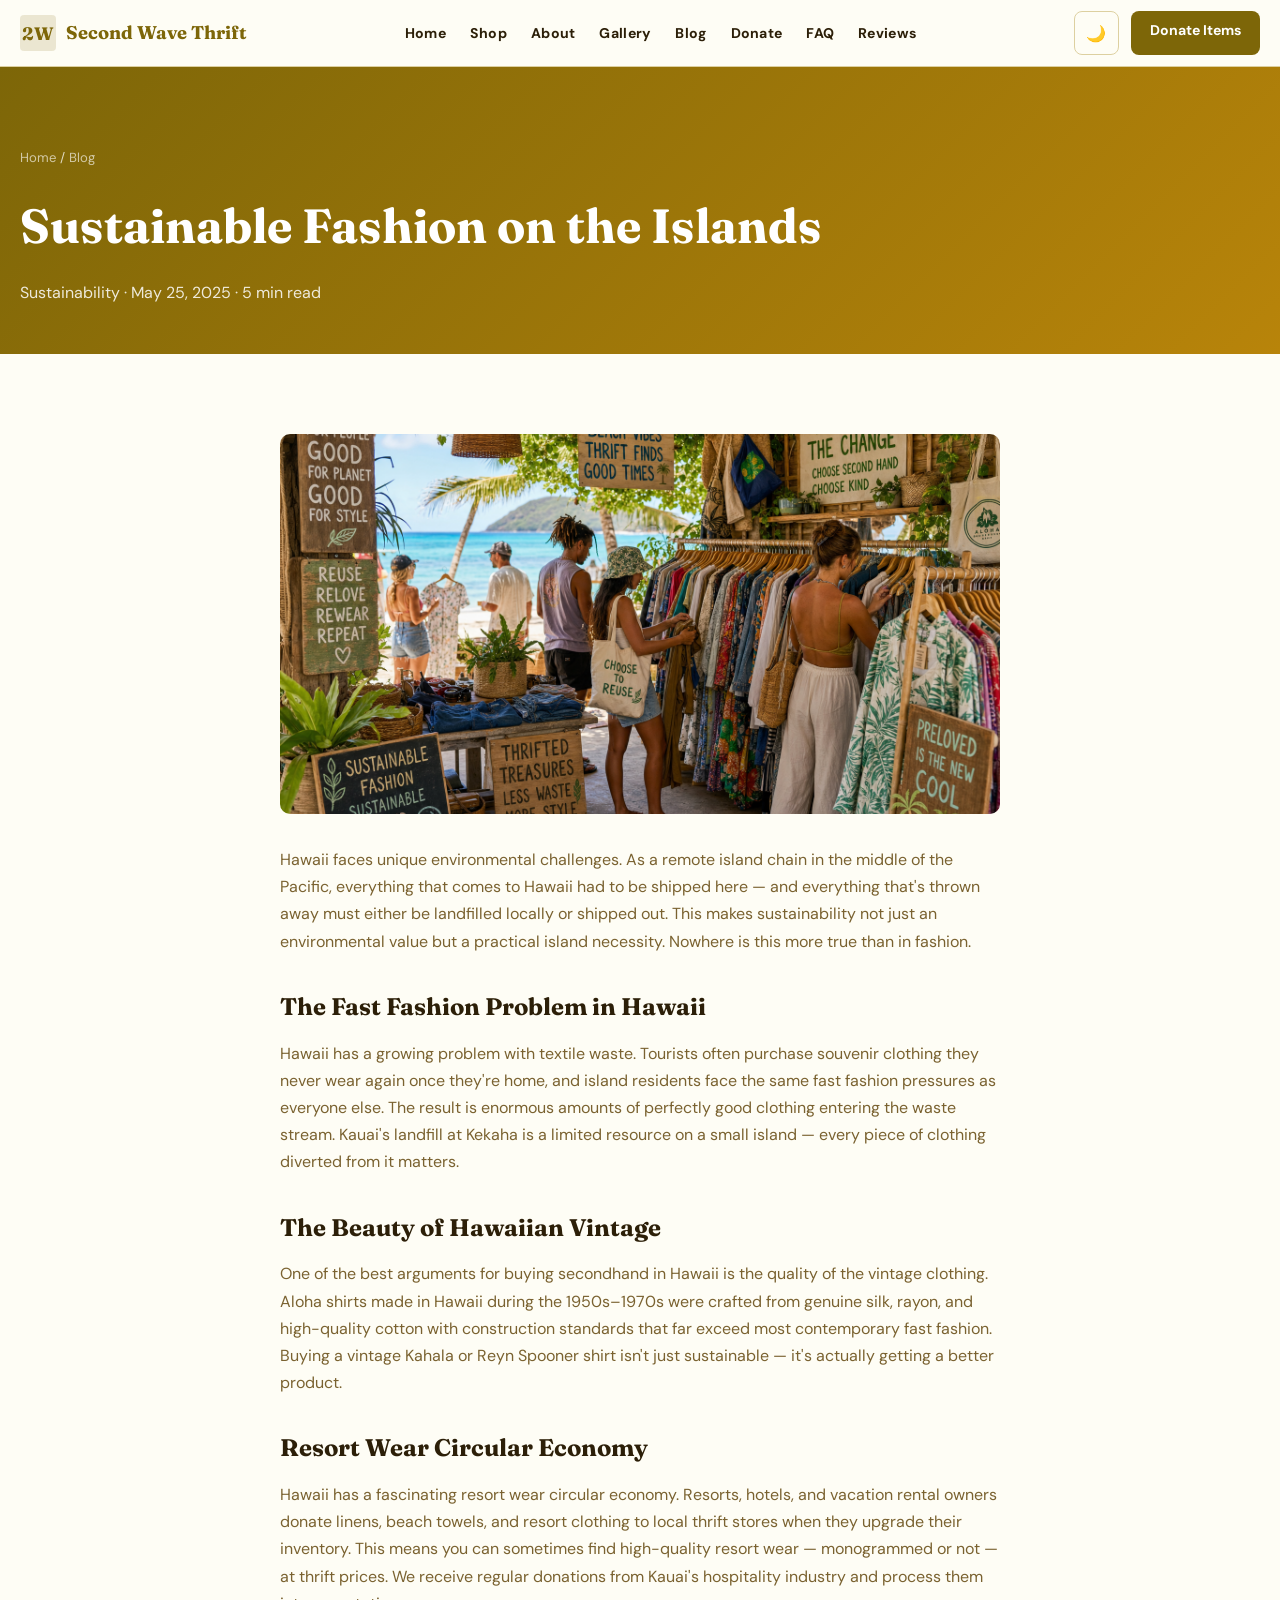
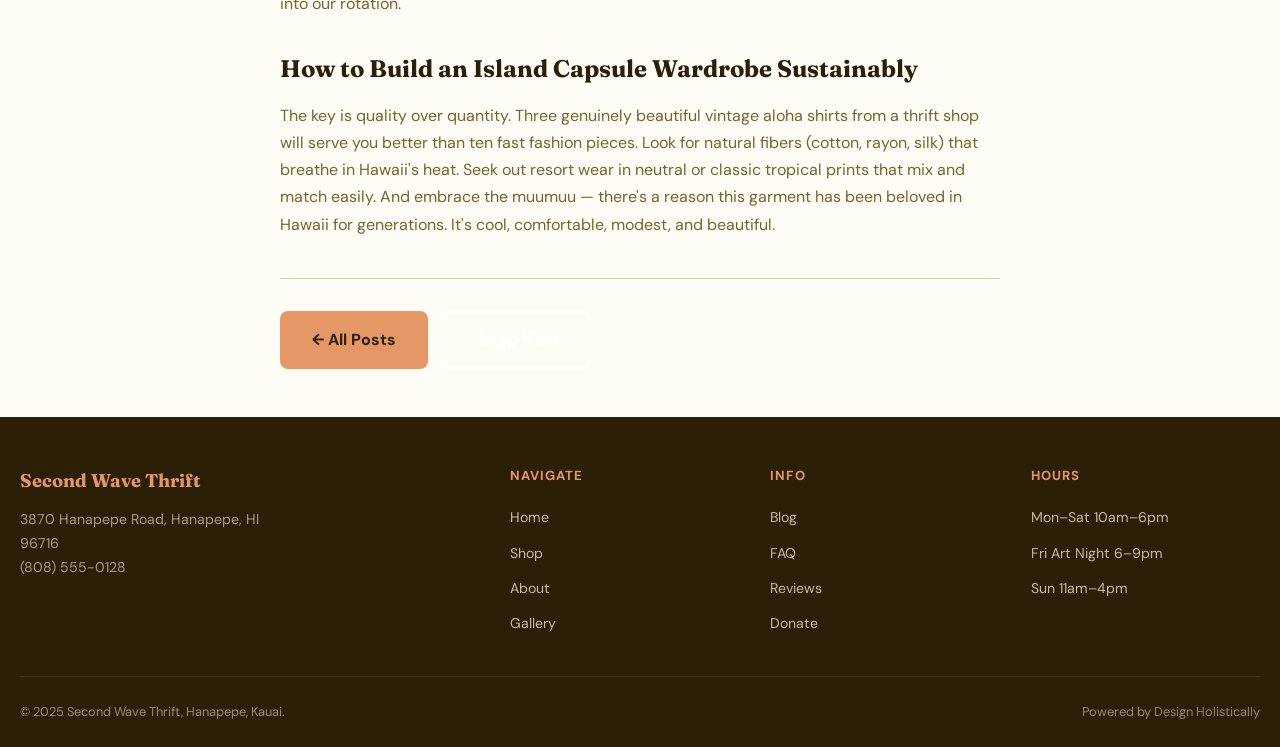
<file: blog-post-2.html>
<!DOCTYPE html>
<html lang="en" data-theme="light">
<head>
<meta charset="UTF-8"><meta name="viewport" content="width=device-width, initial-scale=1.0">
<title>Sustainable Fashion on the Islands — Second Wave Thrift | Hanapepe, Kauai</title>
<meta name="description" content="Sustainable Fashion on the Islands — insights from Second Wave Thrift in Hanapepe, Kauai.">
<meta property="og:title" content="Sustainable Fashion on the Islands — Second Wave Thrift">
<meta property="og:type" content="website">
<link rel="stylesheet" href="css/style.css">
<script type="application/ld+json">{"@context":"https://schema.org","@type":"LocalBusiness","name":"Second Wave Thrift","description":"Treasures washed ashore — pre-loved island finds","telephone":"(808) 555-0128","address":{"@type":"PostalAddress","streetAddress":"3870 Hanapepe Road","addressLocality":"Hanapepe","addressRegion":"HI","postalCode":"96716"},"priceRange":"$"}</script>
  <link rel="icon" type="image/x-icon" href="images/favicon.ico">
  <link rel="icon" type="image/png" sizes="32x32" href="images/favicon-32x32.png">
  <link rel="icon" type="image/png" sizes="16x16" href="images/favicon-16x16.png">
  <link rel="apple-touch-icon" sizes="180x180" href="images/apple-touch-icon.png">
</head>
<body>
<header class="site-header">
  <div class="header-inner">
    <a href="index.html" class="logo-wrap"><svg width="36" height="36" viewBox="0 0 36 36" fill="none">
  <rect width="36" height="36" rx="4" fill="#7D6608" opacity="0.15"/>
  <text x="18" y="25" text-anchor="middle" font-family="Fraunces,serif" font-weight="700" font-size="18" fill="#7D6608">2W</text>
</svg><span>Second Wave Thrift</span></a>
    <nav><ul class="nav-links" id="nav-links">
      <li><a href="index.html">Home</a></li><li><a href="services.html">Shop</a></li><li><a href="about.html">About</a></li><li><a href="gallery.html">Gallery</a></li><li><a href="blog.html">Blog</a></li><li><a href="booking.html">Donate</a></li><li><a href="faq.html">FAQ</a></li><li><a href="reviews.html">Reviews</a></li>
    </ul></nav>
    <div class="header-actions">
      <button id="theme-toggle" class="btn-theme">🌙</button>
      <a href="booking.html" class="btn-book">Donate Items</a>
      <button class="hamburger" id="hamburger" aria-label="Menu" aria-expanded="false"><span></span><span></span><span></span></button>
    </div>
  </div>
</header>
<main>

  <div class="page-hero"><div class="section-inner">
    <div class="breadcrumb"><a href="index.html">Home</a> / <a href="blog.html">Blog</a></div>
    <h1>Sustainable Fashion on the Islands</h1>
    <p class="meta">Sustainability · May 25, 2025 · 5 min read</p>
  </div></div>
  <article class="blog-post">
    <img src="images/blog-2.png" alt="Sustainable Fashion on the Islands">
    
    <p>Hawaii faces unique environmental challenges. As a remote island chain in the middle of the Pacific, everything that comes to Hawaii had to be shipped here — and everything that's thrown away must either be landfilled locally or shipped out. This makes sustainability not just an environmental value but a practical island necessity. Nowhere is this more true than in fashion.</p>
    <h2>The Fast Fashion Problem in Hawaii</h2>
    <p>Hawaii has a growing problem with textile waste. Tourists often purchase souvenir clothing they never wear again once they're home, and island residents face the same fast fashion pressures as everyone else. The result is enormous amounts of perfectly good clothing entering the waste stream. Kauai's landfill at Kekaha is a limited resource on a small island — every piece of clothing diverted from it matters.</p>
    <h2>The Beauty of Hawaiian Vintage</h2>
    <p>One of the best arguments for buying secondhand in Hawaii is the quality of the vintage clothing. Aloha shirts made in Hawaii during the 1950s–1970s were crafted from genuine silk, rayon, and high-quality cotton with construction standards that far exceed most contemporary fast fashion. Buying a vintage Kahala or Reyn Spooner shirt isn't just sustainable — it's actually getting a better product.</p>
    <h2>Resort Wear Circular Economy</h2>
    <p>Hawaii has a fascinating resort wear circular economy. Resorts, hotels, and vacation rental owners donate linens, beach towels, and resort clothing to local thrift stores when they upgrade their inventory. This means you can sometimes find high-quality resort wear — monogrammed or not — at thrift prices. We receive regular donations from Kauai's hospitality industry and process them into our rotation.</p>
    <h2>How to Build an Island Capsule Wardrobe Sustainably</h2>
    <p>The key is quality over quantity. Three genuinely beautiful vintage aloha shirts from a thrift shop will serve you better than ten fast fashion pieces. Look for natural fibers (cotton, rayon, silk) that breathe in Hawaii's heat. Seek out resort wear in neutral or classic tropical prints that mix and match easily. And embrace the muumuu — there's a reason this garment has been beloved in Hawaii for generations. It's cool, comfortable, modest, and beautiful.</p>
    
    <div style="margin-top:2.5rem;padding-top:2rem;border-top:1px solid var(--border);display:flex;gap:1rem;flex-wrap:wrap;">
      <a href="blog.html" class="btn-primary">← All Posts</a>
      <a href="services.html" class="btn-secondary">Shop Now</a>
    </div>
  </article>

</main>
<footer class="site-footer">
  <div class="footer-inner">
    <div class="footer-brand"><div class="logo-wrap" style="color:var(--accent);">Second Wave Thrift</div><p>3870 Hanapepe Road, Hanapepe, HI 96716<br>(808) 555-0128</p></div>
    <div class="footer-col"><h4>Navigate</h4><ul><li><a href="index.html">Home</a></li><li><a href="services.html">Shop</a></li><li><a href="about.html">About</a></li><li><a href="gallery.html">Gallery</a></li></ul></div>
    <div class="footer-col"><h4>Info</h4><ul><li><a href="blog.html">Blog</a></li><li><a href="faq.html">FAQ</a></li><li><a href="reviews.html">Reviews</a></li><li><a href="booking.html">Donate</a></li></ul></div>
    <div class="footer-col"><h4>Hours</h4><ul><li><a href="#">Mon–Sat 10am–6pm</a></li><li><a href="#">Fri Art Night 6–9pm</a></li><li><a href="#">Sun 11am–4pm</a></li></ul></div>
  </div>
  <div class="footer-bottom"><span>© 2025 Second Wave Thrift, Hanapepe, Kauai.</span><span>Powered by <a href="https://designholistically.com" target="_blank" rel="noopener">Design Holistically</a></span></div>
</footer>
<button class="back-to-top" id="back-to-top" aria-label="Back to top">↑</button>
<script src="js/main.js"></script>
</body>
</html>
</file>
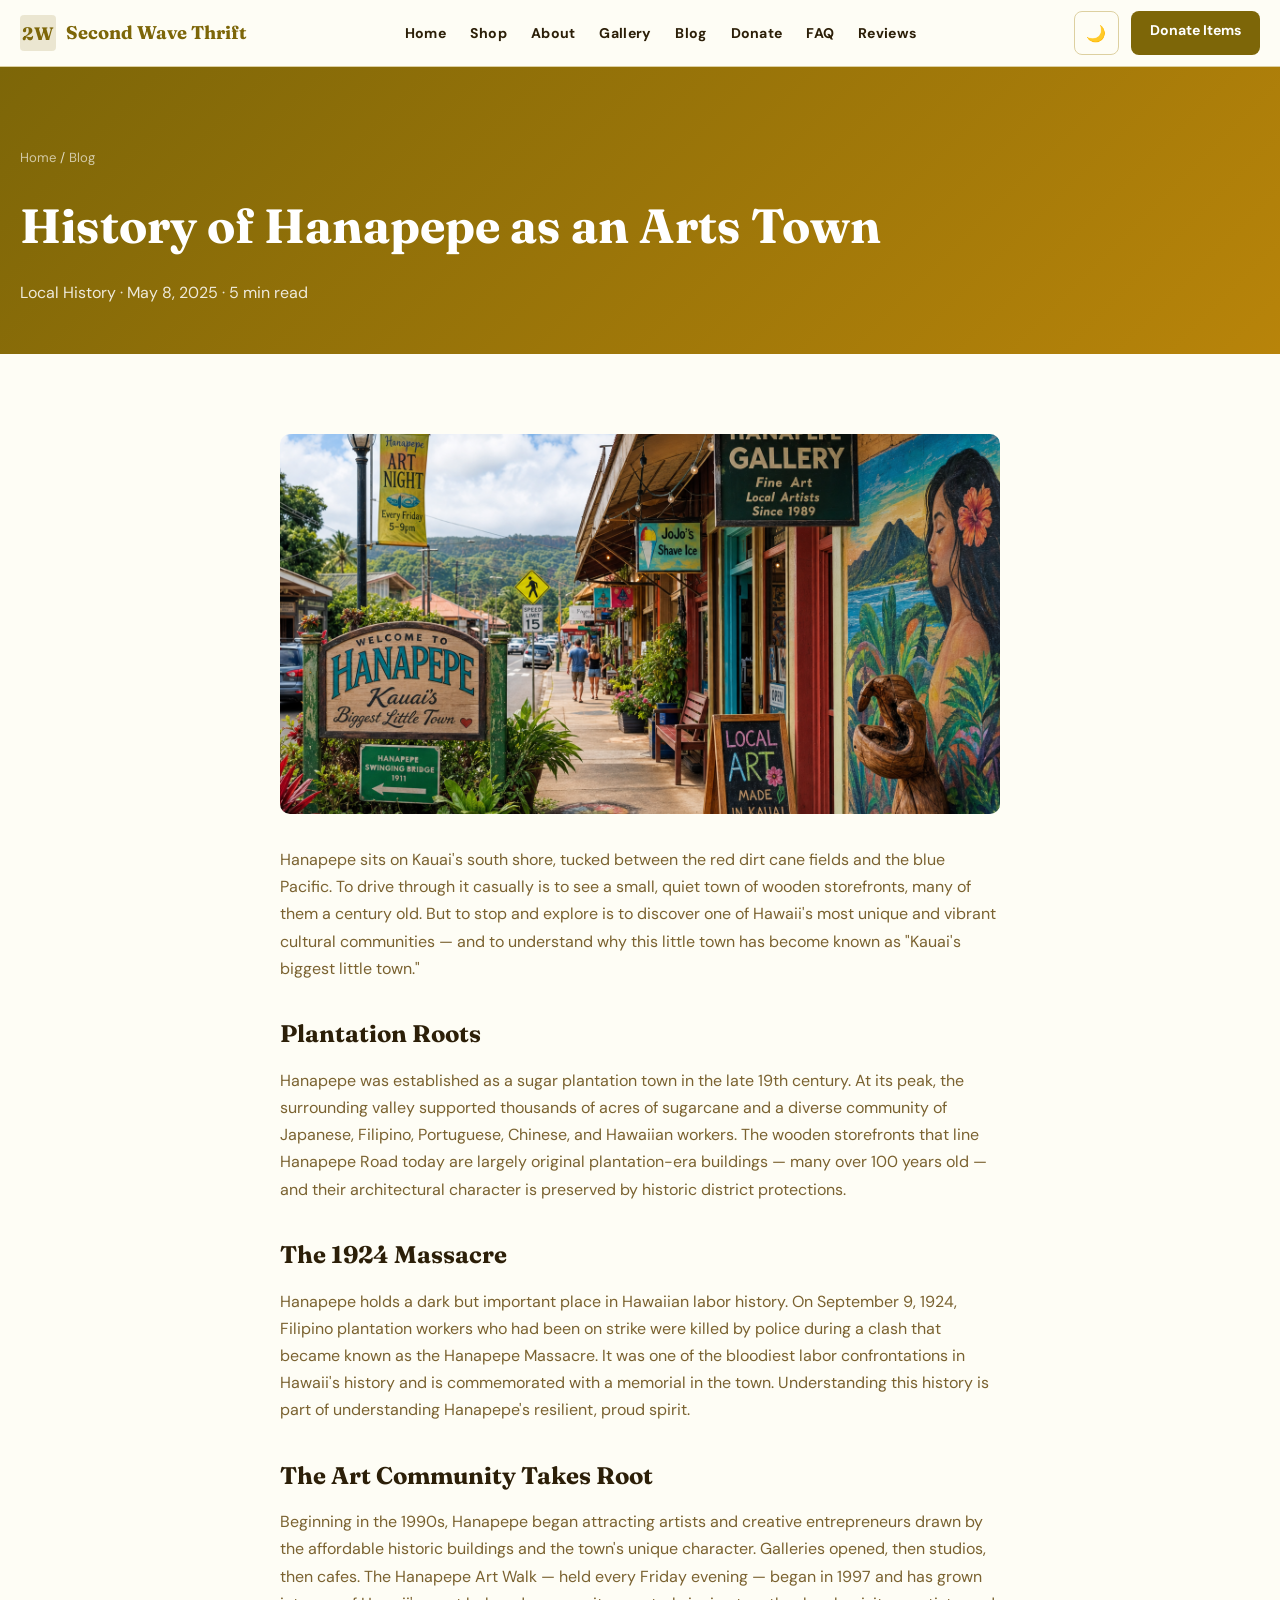
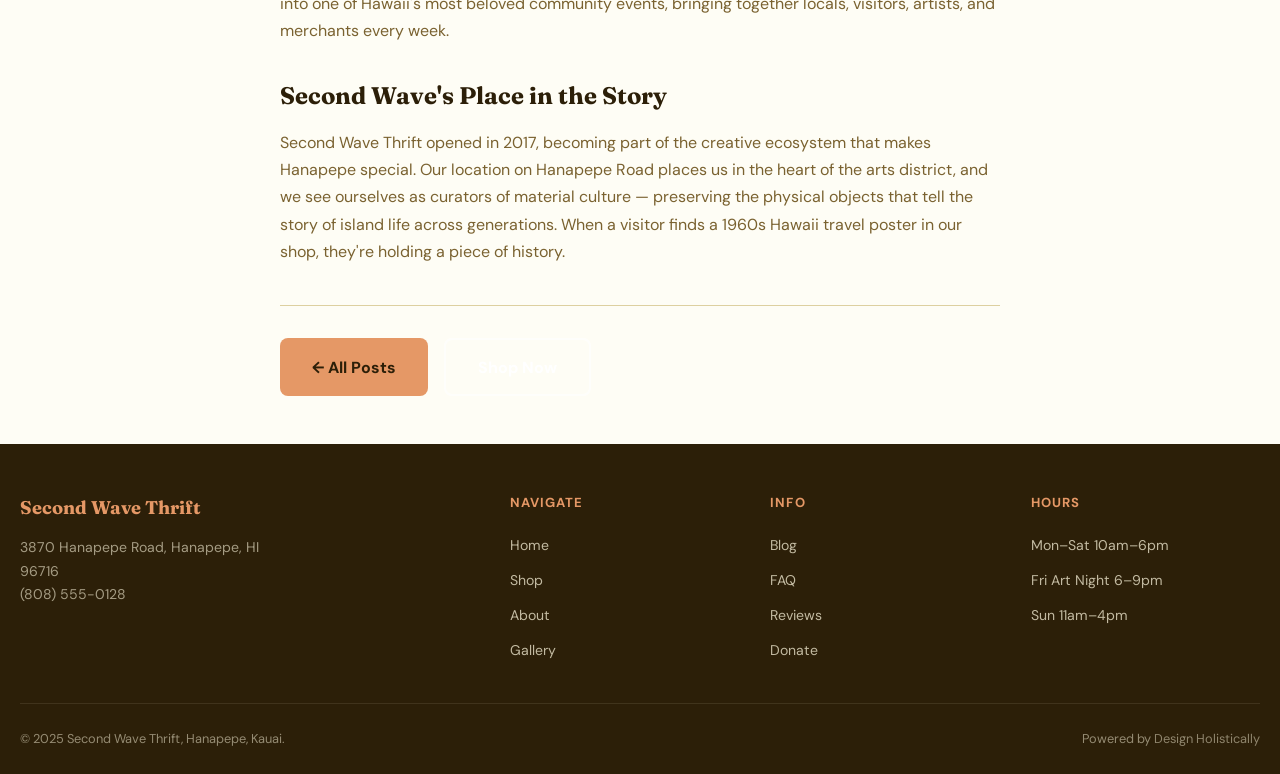
<file: blog-post-3.html>
<!DOCTYPE html>
<html lang="en" data-theme="light">
<head>
<meta charset="UTF-8"><meta name="viewport" content="width=device-width, initial-scale=1.0">
<title>History of Hanapepe as an Arts Town — Second Wave Thrift | Hanapepe, Kauai</title>
<meta name="description" content="History of Hanapepe as an Arts Town — insights from Second Wave Thrift in Hanapepe, Kauai.">
<meta property="og:title" content="History of Hanapepe as an Arts Town — Second Wave Thrift">
<meta property="og:type" content="website">
<link rel="stylesheet" href="css/style.css">
<script type="application/ld+json">{"@context":"https://schema.org","@type":"LocalBusiness","name":"Second Wave Thrift","description":"Treasures washed ashore — pre-loved island finds","telephone":"(808) 555-0128","address":{"@type":"PostalAddress","streetAddress":"3870 Hanapepe Road","addressLocality":"Hanapepe","addressRegion":"HI","postalCode":"96716"},"priceRange":"$"}</script>
  <link rel="icon" type="image/x-icon" href="images/favicon.ico">
  <link rel="icon" type="image/png" sizes="32x32" href="images/favicon-32x32.png">
  <link rel="icon" type="image/png" sizes="16x16" href="images/favicon-16x16.png">
  <link rel="apple-touch-icon" sizes="180x180" href="images/apple-touch-icon.png">
</head>
<body>
<header class="site-header">
  <div class="header-inner">
    <a href="index.html" class="logo-wrap"><svg width="36" height="36" viewBox="0 0 36 36" fill="none">
  <rect width="36" height="36" rx="4" fill="#7D6608" opacity="0.15"/>
  <text x="18" y="25" text-anchor="middle" font-family="Fraunces,serif" font-weight="700" font-size="18" fill="#7D6608">2W</text>
</svg><span>Second Wave Thrift</span></a>
    <nav><ul class="nav-links" id="nav-links">
      <li><a href="index.html">Home</a></li><li><a href="services.html">Shop</a></li><li><a href="about.html">About</a></li><li><a href="gallery.html">Gallery</a></li><li><a href="blog.html">Blog</a></li><li><a href="booking.html">Donate</a></li><li><a href="faq.html">FAQ</a></li><li><a href="reviews.html">Reviews</a></li>
    </ul></nav>
    <div class="header-actions">
      <button id="theme-toggle" class="btn-theme">🌙</button>
      <a href="booking.html" class="btn-book">Donate Items</a>
      <button class="hamburger" id="hamburger" aria-label="Menu" aria-expanded="false"><span></span><span></span><span></span></button>
    </div>
  </div>
</header>
<main>

  <div class="page-hero"><div class="section-inner">
    <div class="breadcrumb"><a href="index.html">Home</a> / <a href="blog.html">Blog</a></div>
    <h1>History of Hanapepe as an Arts Town</h1>
    <p class="meta">Local History · May 8, 2025 · 5 min read</p>
  </div></div>
  <article class="blog-post">
    <img src="images/blog-3.png" alt="History of Hanapepe as an Arts Town">
    
    <p>Hanapepe sits on Kauai's south shore, tucked between the red dirt cane fields and the blue Pacific. To drive through it casually is to see a small, quiet town of wooden storefronts, many of them a century old. But to stop and explore is to discover one of Hawaii's most unique and vibrant cultural communities — and to understand why this little town has become known as "Kauai's biggest little town."</p>
    <h2>Plantation Roots</h2>
    <p>Hanapepe was established as a sugar plantation town in the late 19th century. At its peak, the surrounding valley supported thousands of acres of sugarcane and a diverse community of Japanese, Filipino, Portuguese, Chinese, and Hawaiian workers. The wooden storefronts that line Hanapepe Road today are largely original plantation-era buildings — many over 100 years old — and their architectural character is preserved by historic district protections.</p>
    <h2>The 1924 Massacre</h2>
    <p>Hanapepe holds a dark but important place in Hawaiian labor history. On September 9, 1924, Filipino plantation workers who had been on strike were killed by police during a clash that became known as the Hanapepe Massacre. It was one of the bloodiest labor confrontations in Hawaii's history and is commemorated with a memorial in the town. Understanding this history is part of understanding Hanapepe's resilient, proud spirit.</p>
    <h2>The Art Community Takes Root</h2>
    <p>Beginning in the 1990s, Hanapepe began attracting artists and creative entrepreneurs drawn by the affordable historic buildings and the town's unique character. Galleries opened, then studios, then cafes. The Hanapepe Art Walk — held every Friday evening — began in 1997 and has grown into one of Hawaii's most beloved community events, bringing together locals, visitors, artists, and merchants every week.</p>
    <h2>Second Wave's Place in the Story</h2>
    <p>Second Wave Thrift opened in 2017, becoming part of the creative ecosystem that makes Hanapepe special. Our location on Hanapepe Road places us in the heart of the arts district, and we see ourselves as curators of material culture — preserving the physical objects that tell the story of island life across generations. When a visitor finds a 1960s Hawaii travel poster in our shop, they're holding a piece of history.</p>
    
    <div style="margin-top:2.5rem;padding-top:2rem;border-top:1px solid var(--border);display:flex;gap:1rem;flex-wrap:wrap;">
      <a href="blog.html" class="btn-primary">← All Posts</a>
      <a href="services.html" class="btn-secondary">Shop Now</a>
    </div>
  </article>

</main>
<footer class="site-footer">
  <div class="footer-inner">
    <div class="footer-brand"><div class="logo-wrap" style="color:var(--accent);">Second Wave Thrift</div><p>3870 Hanapepe Road, Hanapepe, HI 96716<br>(808) 555-0128</p></div>
    <div class="footer-col"><h4>Navigate</h4><ul><li><a href="index.html">Home</a></li><li><a href="services.html">Shop</a></li><li><a href="about.html">About</a></li><li><a href="gallery.html">Gallery</a></li></ul></div>
    <div class="footer-col"><h4>Info</h4><ul><li><a href="blog.html">Blog</a></li><li><a href="faq.html">FAQ</a></li><li><a href="reviews.html">Reviews</a></li><li><a href="booking.html">Donate</a></li></ul></div>
    <div class="footer-col"><h4>Hours</h4><ul><li><a href="#">Mon–Sat 10am–6pm</a></li><li><a href="#">Fri Art Night 6–9pm</a></li><li><a href="#">Sun 11am–4pm</a></li></ul></div>
  </div>
  <div class="footer-bottom"><span>© 2025 Second Wave Thrift, Hanapepe, Kauai.</span><span>Powered by <a href="https://designholistically.com" target="_blank" rel="noopener">Design Holistically</a></span></div>
</footer>
<button class="back-to-top" id="back-to-top" aria-label="Back to top">↑</button>
<script src="js/main.js"></script>
</body>
</html>
</file>
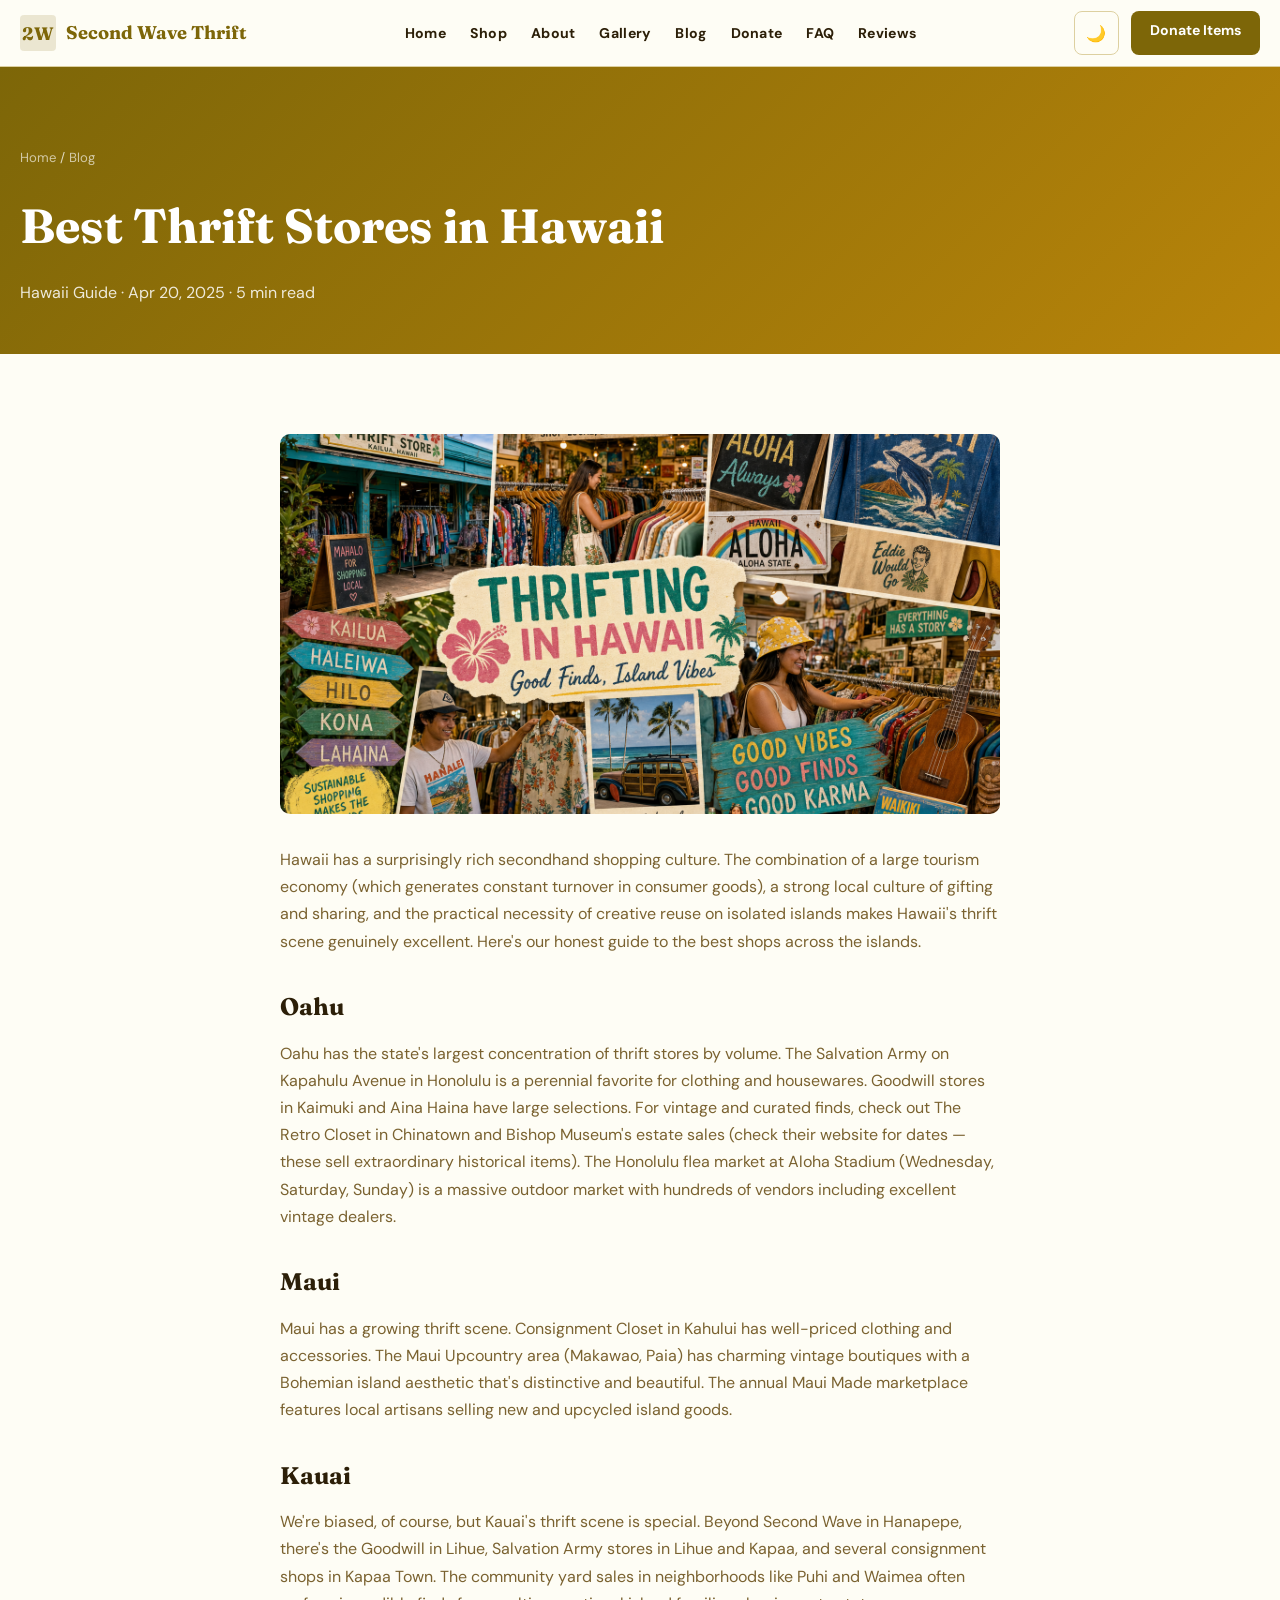
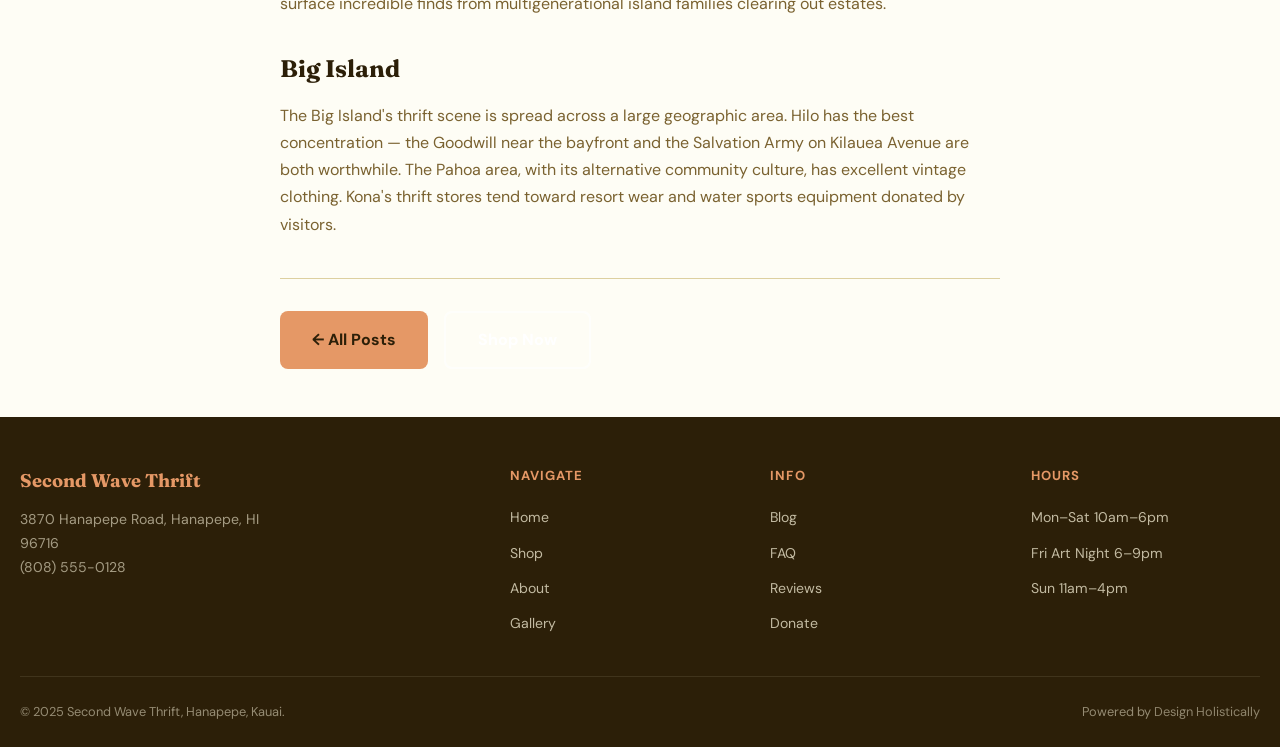
<file: blog-post-4.html>
<!DOCTYPE html>
<html lang="en" data-theme="light">
<head>
<meta charset="UTF-8"><meta name="viewport" content="width=device-width, initial-scale=1.0">
<title>Best Thrift Stores in Hawaii — Second Wave Thrift | Hanapepe, Kauai</title>
<meta name="description" content="Best Thrift Stores in Hawaii — insights from Second Wave Thrift in Hanapepe, Kauai.">
<meta property="og:title" content="Best Thrift Stores in Hawaii — Second Wave Thrift">
<meta property="og:type" content="website">
<link rel="stylesheet" href="css/style.css">
<script type="application/ld+json">{"@context":"https://schema.org","@type":"LocalBusiness","name":"Second Wave Thrift","description":"Treasures washed ashore — pre-loved island finds","telephone":"(808) 555-0128","address":{"@type":"PostalAddress","streetAddress":"3870 Hanapepe Road","addressLocality":"Hanapepe","addressRegion":"HI","postalCode":"96716"},"priceRange":"$"}</script>
  <link rel="icon" type="image/x-icon" href="images/favicon.ico">
  <link rel="icon" type="image/png" sizes="32x32" href="images/favicon-32x32.png">
  <link rel="icon" type="image/png" sizes="16x16" href="images/favicon-16x16.png">
  <link rel="apple-touch-icon" sizes="180x180" href="images/apple-touch-icon.png">
</head>
<body>
<header class="site-header">
  <div class="header-inner">
    <a href="index.html" class="logo-wrap"><svg width="36" height="36" viewBox="0 0 36 36" fill="none">
  <rect width="36" height="36" rx="4" fill="#7D6608" opacity="0.15"/>
  <text x="18" y="25" text-anchor="middle" font-family="Fraunces,serif" font-weight="700" font-size="18" fill="#7D6608">2W</text>
</svg><span>Second Wave Thrift</span></a>
    <nav><ul class="nav-links" id="nav-links">
      <li><a href="index.html">Home</a></li><li><a href="services.html">Shop</a></li><li><a href="about.html">About</a></li><li><a href="gallery.html">Gallery</a></li><li><a href="blog.html">Blog</a></li><li><a href="booking.html">Donate</a></li><li><a href="faq.html">FAQ</a></li><li><a href="reviews.html">Reviews</a></li>
    </ul></nav>
    <div class="header-actions">
      <button id="theme-toggle" class="btn-theme">🌙</button>
      <a href="booking.html" class="btn-book">Donate Items</a>
      <button class="hamburger" id="hamburger" aria-label="Menu" aria-expanded="false"><span></span><span></span><span></span></button>
    </div>
  </div>
</header>
<main>

  <div class="page-hero"><div class="section-inner">
    <div class="breadcrumb"><a href="index.html">Home</a> / <a href="blog.html">Blog</a></div>
    <h1>Best Thrift Stores in Hawaii</h1>
    <p class="meta">Hawaii Guide · Apr 20, 2025 · 5 min read</p>
  </div></div>
  <article class="blog-post">
    <img src="images/blog-4.png" alt="Best Thrift Stores in Hawaii">
    
    <p>Hawaii has a surprisingly rich secondhand shopping culture. The combination of a large tourism economy (which generates constant turnover in consumer goods), a strong local culture of gifting and sharing, and the practical necessity of creative reuse on isolated islands makes Hawaii's thrift scene genuinely excellent. Here's our honest guide to the best shops across the islands.</p>
    <h2>Oahu</h2>
    <p>Oahu has the state's largest concentration of thrift stores by volume. The Salvation Army on Kapahulu Avenue in Honolulu is a perennial favorite for clothing and housewares. Goodwill stores in Kaimuki and Aina Haina have large selections. For vintage and curated finds, check out The Retro Closet in Chinatown and Bishop Museum's estate sales (check their website for dates — these sell extraordinary historical items). The Honolulu flea market at Aloha Stadium (Wednesday, Saturday, Sunday) is a massive outdoor market with hundreds of vendors including excellent vintage dealers.</p>
    <h2>Maui</h2>
    <p>Maui has a growing thrift scene. Consignment Closet in Kahului has well-priced clothing and accessories. The Maui Upcountry area (Makawao, Paia) has charming vintage boutiques with a Bohemian island aesthetic that's distinctive and beautiful. The annual Maui Made marketplace features local artisans selling new and upcycled island goods.</p>
    <h2>Kauai</h2>
    <p>We're biased, of course, but Kauai's thrift scene is special. Beyond Second Wave in Hanapepe, there's the Goodwill in Lihue, Salvation Army stores in Lihue and Kapaa, and several consignment shops in Kapaa Town. The community yard sales in neighborhoods like Puhi and Waimea often surface incredible finds from multigenerational island families clearing out estates.</p>
    <h2>Big Island</h2>
    <p>The Big Island's thrift scene is spread across a large geographic area. Hilo has the best concentration — the Goodwill near the bayfront and the Salvation Army on Kilauea Avenue are both worthwhile. The Pahoa area, with its alternative community culture, has excellent vintage clothing. Kona's thrift stores tend toward resort wear and water sports equipment donated by visitors.</p>
    
    <div style="margin-top:2.5rem;padding-top:2rem;border-top:1px solid var(--border);display:flex;gap:1rem;flex-wrap:wrap;">
      <a href="blog.html" class="btn-primary">← All Posts</a>
      <a href="services.html" class="btn-secondary">Shop Now</a>
    </div>
  </article>

</main>
<footer class="site-footer">
  <div class="footer-inner">
    <div class="footer-brand"><div class="logo-wrap" style="color:var(--accent);">Second Wave Thrift</div><p>3870 Hanapepe Road, Hanapepe, HI 96716<br>(808) 555-0128</p></div>
    <div class="footer-col"><h4>Navigate</h4><ul><li><a href="index.html">Home</a></li><li><a href="services.html">Shop</a></li><li><a href="about.html">About</a></li><li><a href="gallery.html">Gallery</a></li></ul></div>
    <div class="footer-col"><h4>Info</h4><ul><li><a href="blog.html">Blog</a></li><li><a href="faq.html">FAQ</a></li><li><a href="reviews.html">Reviews</a></li><li><a href="booking.html">Donate</a></li></ul></div>
    <div class="footer-col"><h4>Hours</h4><ul><li><a href="#">Mon–Sat 10am–6pm</a></li><li><a href="#">Fri Art Night 6–9pm</a></li><li><a href="#">Sun 11am–4pm</a></li></ul></div>
  </div>
  <div class="footer-bottom"><span>© 2025 Second Wave Thrift, Hanapepe, Kauai.</span><span>Powered by <a href="https://designholistically.com" target="_blank" rel="noopener">Design Holistically</a></span></div>
</footer>
<button class="back-to-top" id="back-to-top" aria-label="Back to top">↑</button>
<script src="js/main.js"></script>
</body>
</html>
</file>
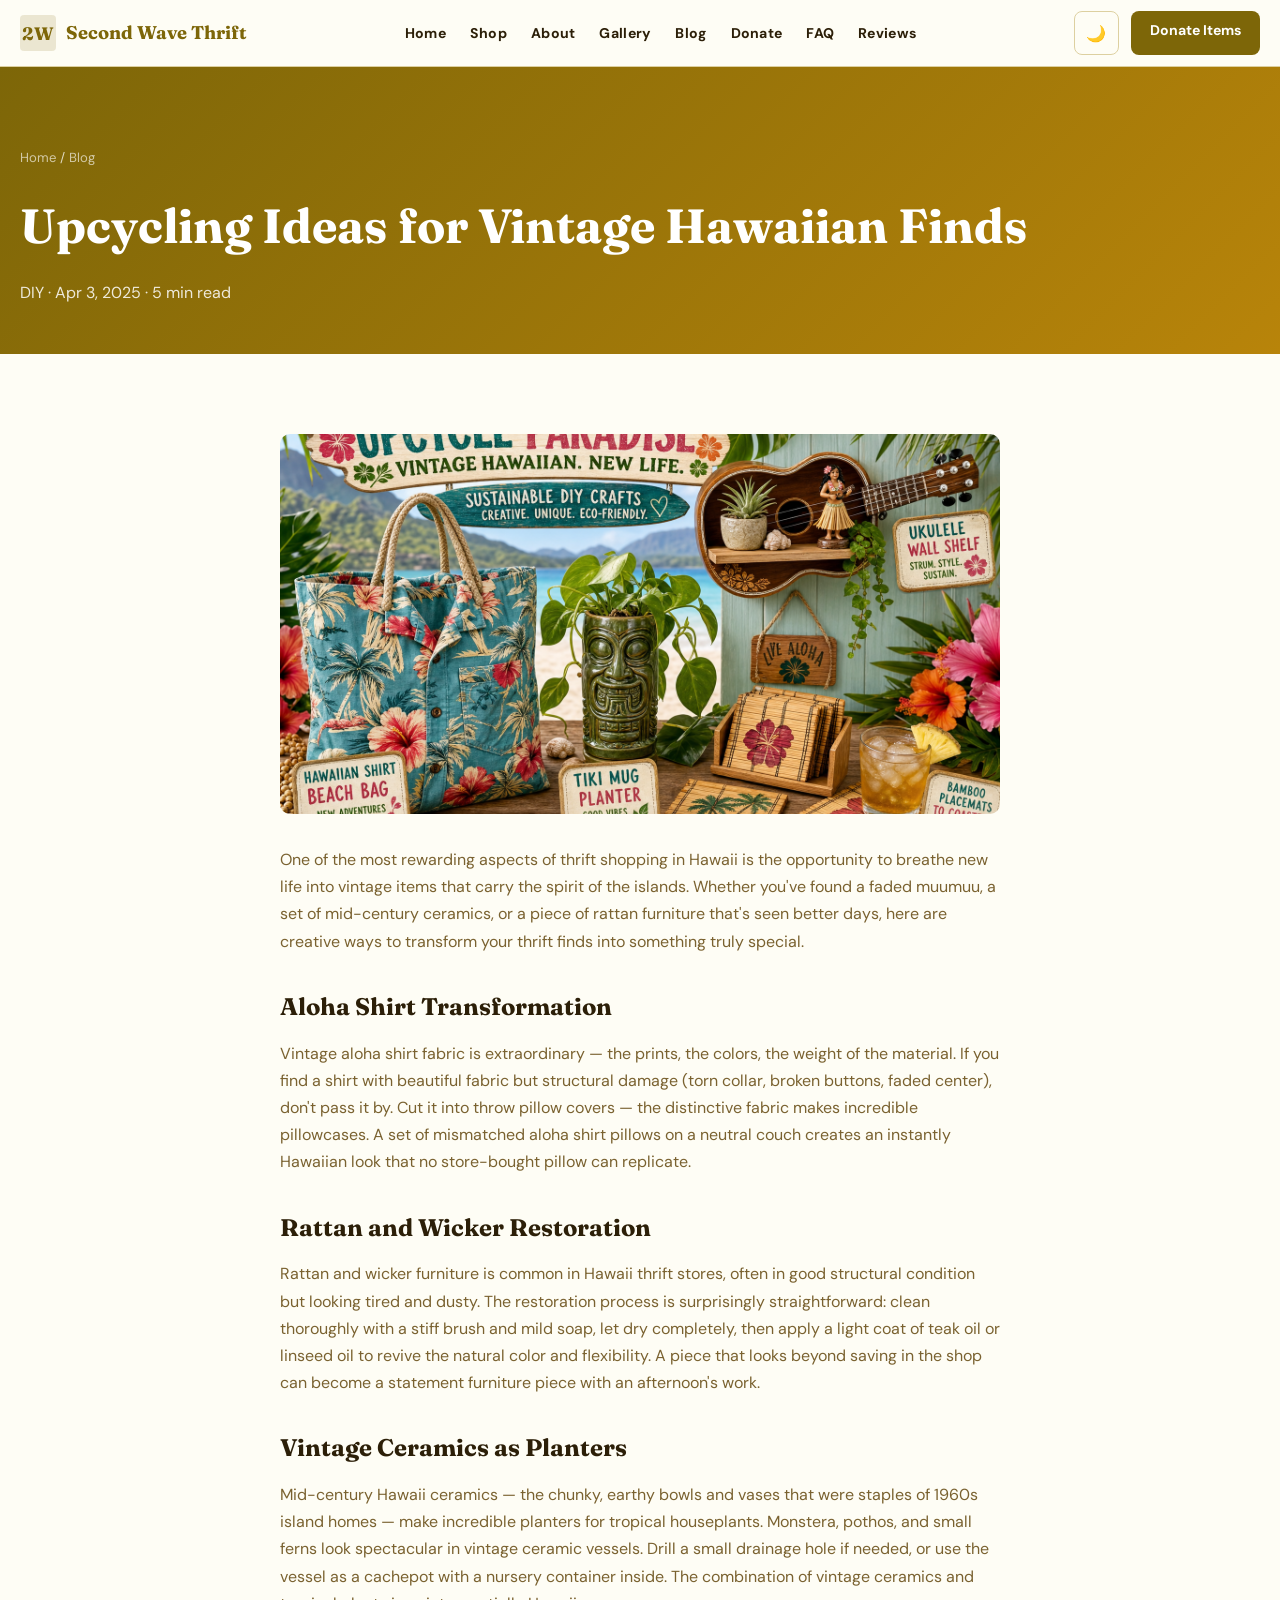
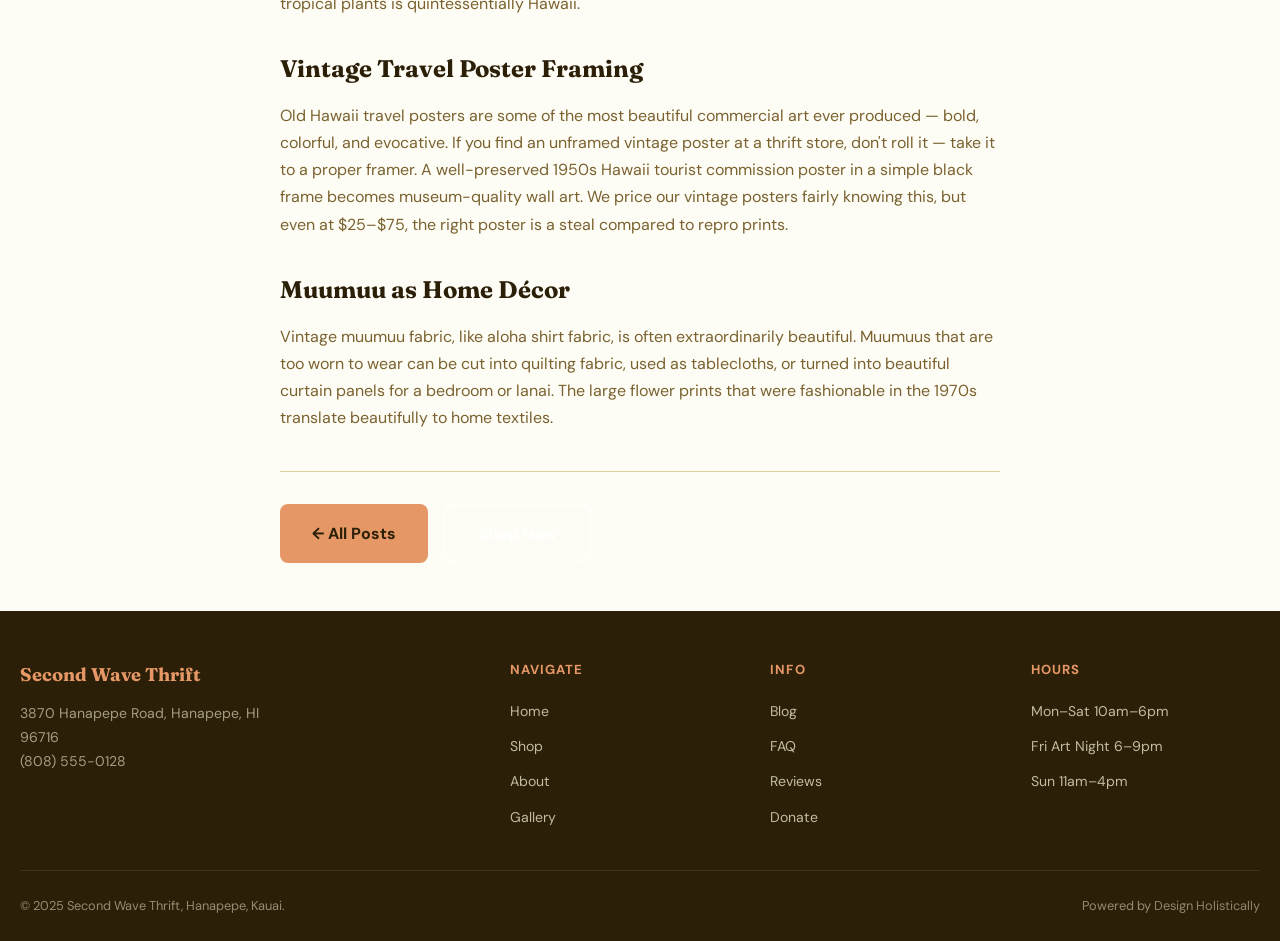
<file: blog-post-5.html>
<!DOCTYPE html>
<html lang="en" data-theme="light">
<head>
<meta charset="UTF-8"><meta name="viewport" content="width=device-width, initial-scale=1.0">
<title>Upcycling Ideas for Vintage Hawaiian Finds — Second Wave Thrift | Hanapepe, Kauai</title>
<meta name="description" content="Upcycling Ideas for Vintage Hawaiian Finds — insights from Second Wave Thrift in Hanapepe, Kauai.">
<meta property="og:title" content="Upcycling Ideas for Vintage Hawaiian Finds — Second Wave Thrift">
<meta property="og:type" content="website">
<link rel="stylesheet" href="css/style.css">
<script type="application/ld+json">{"@context":"https://schema.org","@type":"LocalBusiness","name":"Second Wave Thrift","description":"Treasures washed ashore — pre-loved island finds","telephone":"(808) 555-0128","address":{"@type":"PostalAddress","streetAddress":"3870 Hanapepe Road","addressLocality":"Hanapepe","addressRegion":"HI","postalCode":"96716"},"priceRange":"$"}</script>
  <link rel="icon" type="image/x-icon" href="images/favicon.ico">
  <link rel="icon" type="image/png" sizes="32x32" href="images/favicon-32x32.png">
  <link rel="icon" type="image/png" sizes="16x16" href="images/favicon-16x16.png">
  <link rel="apple-touch-icon" sizes="180x180" href="images/apple-touch-icon.png">
</head>
<body>
<header class="site-header">
  <div class="header-inner">
    <a href="index.html" class="logo-wrap"><svg width="36" height="36" viewBox="0 0 36 36" fill="none">
  <rect width="36" height="36" rx="4" fill="#7D6608" opacity="0.15"/>
  <text x="18" y="25" text-anchor="middle" font-family="Fraunces,serif" font-weight="700" font-size="18" fill="#7D6608">2W</text>
</svg><span>Second Wave Thrift</span></a>
    <nav><ul class="nav-links" id="nav-links">
      <li><a href="index.html">Home</a></li><li><a href="services.html">Shop</a></li><li><a href="about.html">About</a></li><li><a href="gallery.html">Gallery</a></li><li><a href="blog.html">Blog</a></li><li><a href="booking.html">Donate</a></li><li><a href="faq.html">FAQ</a></li><li><a href="reviews.html">Reviews</a></li>
    </ul></nav>
    <div class="header-actions">
      <button id="theme-toggle" class="btn-theme">🌙</button>
      <a href="booking.html" class="btn-book">Donate Items</a>
      <button class="hamburger" id="hamburger" aria-label="Menu" aria-expanded="false"><span></span><span></span><span></span></button>
    </div>
  </div>
</header>
<main>

  <div class="page-hero"><div class="section-inner">
    <div class="breadcrumb"><a href="index.html">Home</a> / <a href="blog.html">Blog</a></div>
    <h1>Upcycling Ideas for Vintage Hawaiian Finds</h1>
    <p class="meta">DIY · Apr 3, 2025 · 5 min read</p>
  </div></div>
  <article class="blog-post">
    <img src="images/blog-5.png" alt="Upcycling Ideas for Vintage Hawaiian Finds">
    
    <p>One of the most rewarding aspects of thrift shopping in Hawaii is the opportunity to breathe new life into vintage items that carry the spirit of the islands. Whether you've found a faded muumuu, a set of mid-century ceramics, or a piece of rattan furniture that's seen better days, here are creative ways to transform your thrift finds into something truly special.</p>
    <h2>Aloha Shirt Transformation</h2>
    <p>Vintage aloha shirt fabric is extraordinary — the prints, the colors, the weight of the material. If you find a shirt with beautiful fabric but structural damage (torn collar, broken buttons, faded center), don't pass it by. Cut it into throw pillow covers — the distinctive fabric makes incredible pillowcases. A set of mismatched aloha shirt pillows on a neutral couch creates an instantly Hawaiian look that no store-bought pillow can replicate.</p>
    <h2>Rattan and Wicker Restoration</h2>
    <p>Rattan and wicker furniture is common in Hawaii thrift stores, often in good structural condition but looking tired and dusty. The restoration process is surprisingly straightforward: clean thoroughly with a stiff brush and mild soap, let dry completely, then apply a light coat of teak oil or linseed oil to revive the natural color and flexibility. A piece that looks beyond saving in the shop can become a statement furniture piece with an afternoon's work.</p>
    <h2>Vintage Ceramics as Planters</h2>
    <p>Mid-century Hawaii ceramics — the chunky, earthy bowls and vases that were staples of 1960s island homes — make incredible planters for tropical houseplants. Monstera, pothos, and small ferns look spectacular in vintage ceramic vessels. Drill a small drainage hole if needed, or use the vessel as a cachepot with a nursery container inside. The combination of vintage ceramics and tropical plants is quintessentially Hawaii.</p>
    <h2>Vintage Travel Poster Framing</h2>
    <p>Old Hawaii travel posters are some of the most beautiful commercial art ever produced — bold, colorful, and evocative. If you find an unframed vintage poster at a thrift store, don't roll it — take it to a proper framer. A well-preserved 1950s Hawaii tourist commission poster in a simple black frame becomes museum-quality wall art. We price our vintage posters fairly knowing this, but even at $25–$75, the right poster is a steal compared to repro prints.</p>
    <h2>Muumuu as Home Décor</h2>
    <p>Vintage muumuu fabric, like aloha shirt fabric, is often extraordinarily beautiful. Muumuus that are too worn to wear can be cut into quilting fabric, used as tablecloths, or turned into beautiful curtain panels for a bedroom or lanai. The large flower prints that were fashionable in the 1970s translate beautifully to home textiles.</p>
    
    <div style="margin-top:2.5rem;padding-top:2rem;border-top:1px solid var(--border);display:flex;gap:1rem;flex-wrap:wrap;">
      <a href="blog.html" class="btn-primary">← All Posts</a>
      <a href="services.html" class="btn-secondary">Shop Now</a>
    </div>
  </article>

</main>
<footer class="site-footer">
  <div class="footer-inner">
    <div class="footer-brand"><div class="logo-wrap" style="color:var(--accent);">Second Wave Thrift</div><p>3870 Hanapepe Road, Hanapepe, HI 96716<br>(808) 555-0128</p></div>
    <div class="footer-col"><h4>Navigate</h4><ul><li><a href="index.html">Home</a></li><li><a href="services.html">Shop</a></li><li><a href="about.html">About</a></li><li><a href="gallery.html">Gallery</a></li></ul></div>
    <div class="footer-col"><h4>Info</h4><ul><li><a href="blog.html">Blog</a></li><li><a href="faq.html">FAQ</a></li><li><a href="reviews.html">Reviews</a></li><li><a href="booking.html">Donate</a></li></ul></div>
    <div class="footer-col"><h4>Hours</h4><ul><li><a href="#">Mon–Sat 10am–6pm</a></li><li><a href="#">Fri Art Night 6–9pm</a></li><li><a href="#">Sun 11am–4pm</a></li></ul></div>
  </div>
  <div class="footer-bottom"><span>© 2025 Second Wave Thrift, Hanapepe, Kauai.</span><span>Powered by <a href="https://designholistically.com" target="_blank" rel="noopener">Design Holistically</a></span></div>
</footer>
<button class="back-to-top" id="back-to-top" aria-label="Back to top">↑</button>
<script src="js/main.js"></script>
</body>
</html>
</file>
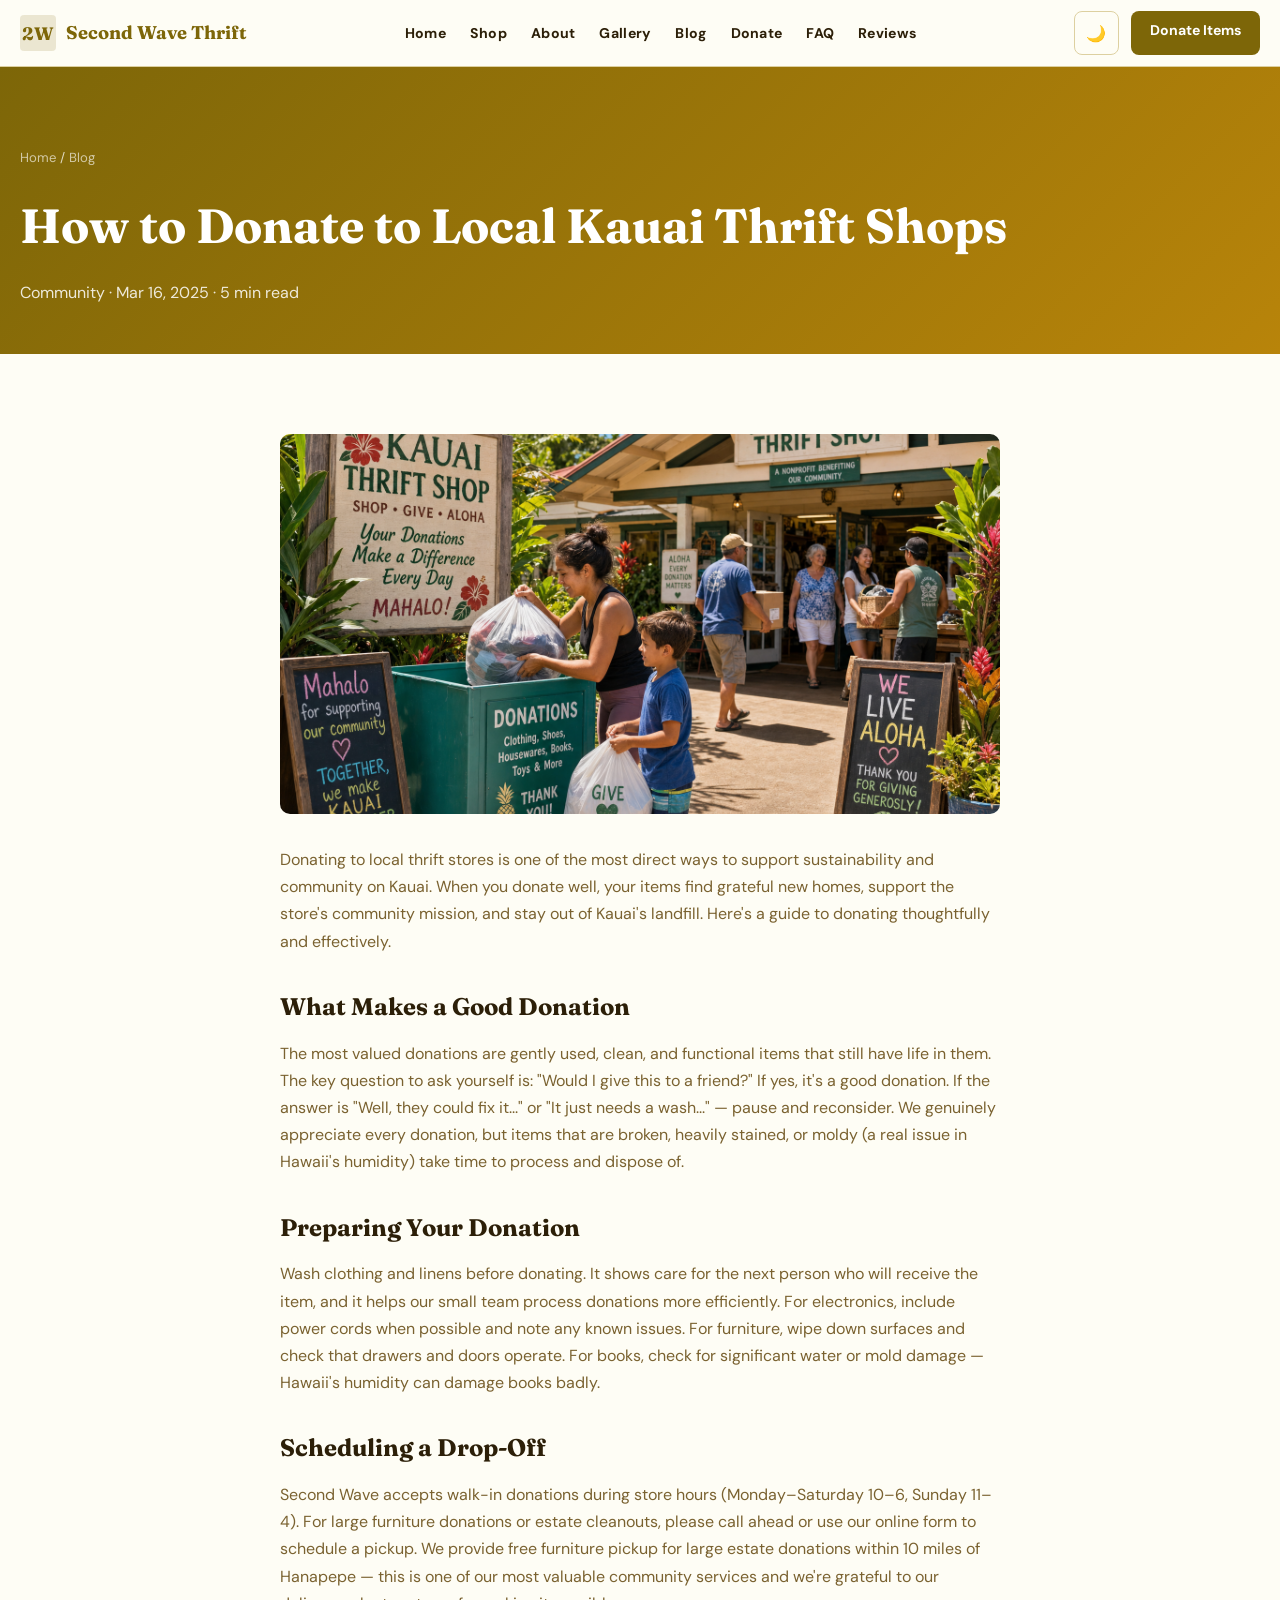
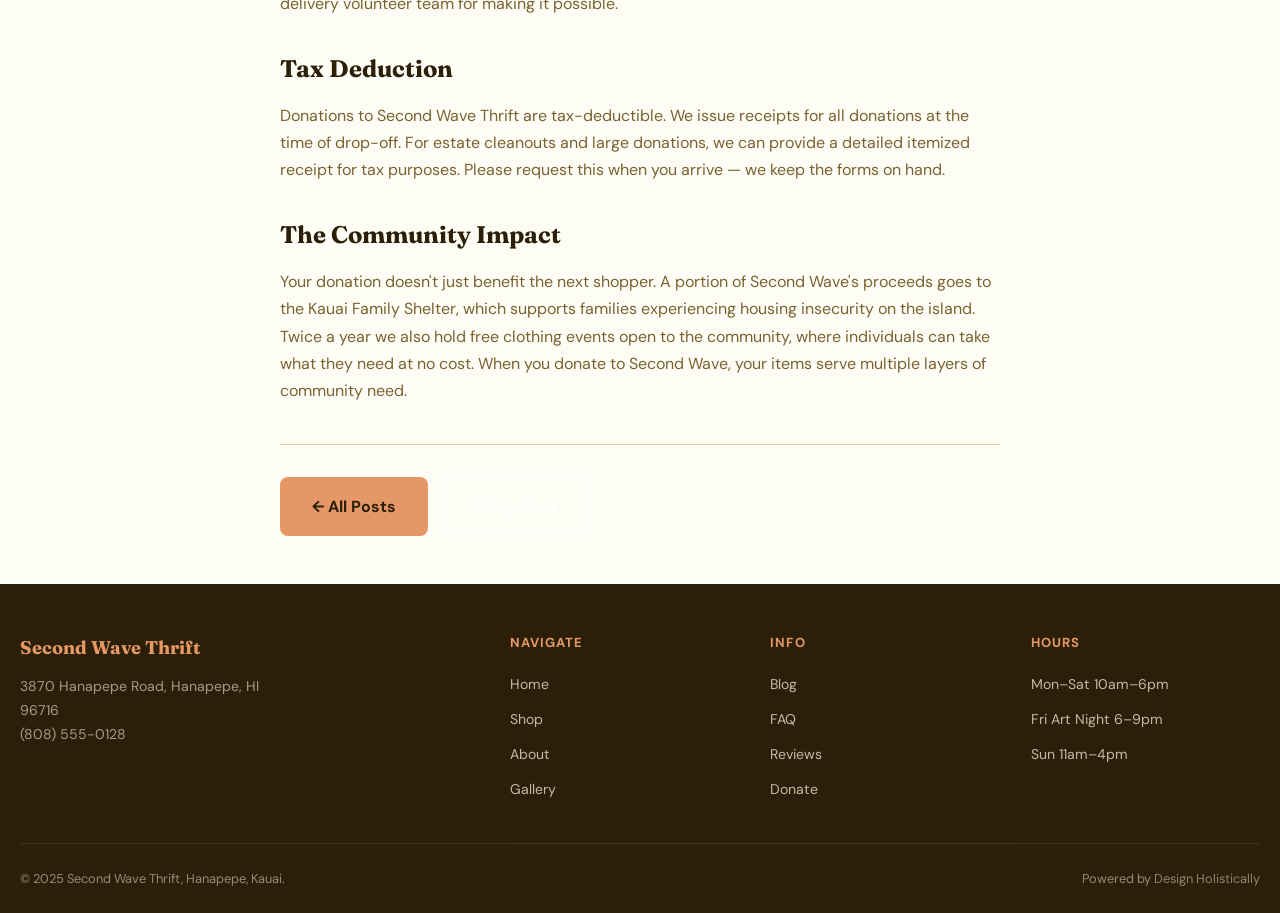
<file: blog-post-6.html>
<!DOCTYPE html>
<html lang="en" data-theme="light">
<head>
<meta charset="UTF-8"><meta name="viewport" content="width=device-width, initial-scale=1.0">
<title>How to Donate to Local Kauai Thrift Shops — Second Wave Thrift | Hanapepe, Kauai</title>
<meta name="description" content="How to Donate to Local Kauai Thrift Shops — insights from Second Wave Thrift in Hanapepe, Kauai.">
<meta property="og:title" content="How to Donate to Local Kauai Thrift Shops — Second Wave Thrift">
<meta property="og:type" content="website">
<link rel="stylesheet" href="css/style.css">
<script type="application/ld+json">{"@context":"https://schema.org","@type":"LocalBusiness","name":"Second Wave Thrift","description":"Treasures washed ashore — pre-loved island finds","telephone":"(808) 555-0128","address":{"@type":"PostalAddress","streetAddress":"3870 Hanapepe Road","addressLocality":"Hanapepe","addressRegion":"HI","postalCode":"96716"},"priceRange":"$"}</script>
  <link rel="icon" type="image/x-icon" href="images/favicon.ico">
  <link rel="icon" type="image/png" sizes="32x32" href="images/favicon-32x32.png">
  <link rel="icon" type="image/png" sizes="16x16" href="images/favicon-16x16.png">
  <link rel="apple-touch-icon" sizes="180x180" href="images/apple-touch-icon.png">
</head>
<body>
<header class="site-header">
  <div class="header-inner">
    <a href="index.html" class="logo-wrap"><svg width="36" height="36" viewBox="0 0 36 36" fill="none">
  <rect width="36" height="36" rx="4" fill="#7D6608" opacity="0.15"/>
  <text x="18" y="25" text-anchor="middle" font-family="Fraunces,serif" font-weight="700" font-size="18" fill="#7D6608">2W</text>
</svg><span>Second Wave Thrift</span></a>
    <nav><ul class="nav-links" id="nav-links">
      <li><a href="index.html">Home</a></li><li><a href="services.html">Shop</a></li><li><a href="about.html">About</a></li><li><a href="gallery.html">Gallery</a></li><li><a href="blog.html">Blog</a></li><li><a href="booking.html">Donate</a></li><li><a href="faq.html">FAQ</a></li><li><a href="reviews.html">Reviews</a></li>
    </ul></nav>
    <div class="header-actions">
      <button id="theme-toggle" class="btn-theme">🌙</button>
      <a href="booking.html" class="btn-book">Donate Items</a>
      <button class="hamburger" id="hamburger" aria-label="Menu" aria-expanded="false"><span></span><span></span><span></span></button>
    </div>
  </div>
</header>
<main>

  <div class="page-hero"><div class="section-inner">
    <div class="breadcrumb"><a href="index.html">Home</a> / <a href="blog.html">Blog</a></div>
    <h1>How to Donate to Local Kauai Thrift Shops</h1>
    <p class="meta">Community · Mar 16, 2025 · 5 min read</p>
  </div></div>
  <article class="blog-post">
    <img src="images/blog-6.png" alt="How to Donate to Local Kauai Thrift Shops">
    
    <p>Donating to local thrift stores is one of the most direct ways to support sustainability and community on Kauai. When you donate well, your items find grateful new homes, support the store's community mission, and stay out of Kauai's landfill. Here's a guide to donating thoughtfully and effectively.</p>
    <h2>What Makes a Good Donation</h2>
    <p>The most valued donations are gently used, clean, and functional items that still have life in them. The key question to ask yourself is: "Would I give this to a friend?" If yes, it's a good donation. If the answer is "Well, they could fix it..." or "It just needs a wash..." — pause and reconsider. We genuinely appreciate every donation, but items that are broken, heavily stained, or moldy (a real issue in Hawaii's humidity) take time to process and dispose of.</p>
    <h2>Preparing Your Donation</h2>
    <p>Wash clothing and linens before donating. It shows care for the next person who will receive the item, and it helps our small team process donations more efficiently. For electronics, include power cords when possible and note any known issues. For furniture, wipe down surfaces and check that drawers and doors operate. For books, check for significant water or mold damage — Hawaii's humidity can damage books badly.</p>
    <h2>Scheduling a Drop-Off</h2>
    <p>Second Wave accepts walk-in donations during store hours (Monday–Saturday 10–6, Sunday 11–4). For large furniture donations or estate cleanouts, please call ahead or use our online form to schedule a pickup. We provide free furniture pickup for large estate donations within 10 miles of Hanapepe — this is one of our most valuable community services and we're grateful to our delivery volunteer team for making it possible.</p>
    <h2>Tax Deduction</h2>
    <p>Donations to Second Wave Thrift are tax-deductible. We issue receipts for all donations at the time of drop-off. For estate cleanouts and large donations, we can provide a detailed itemized receipt for tax purposes. Please request this when you arrive — we keep the forms on hand.</p>
    <h2>The Community Impact</h2>
    <p>Your donation doesn't just benefit the next shopper. A portion of Second Wave's proceeds goes to the Kauai Family Shelter, which supports families experiencing housing insecurity on the island. Twice a year we also hold free clothing events open to the community, where individuals can take what they need at no cost. When you donate to Second Wave, your items serve multiple layers of community need.</p>
    
    <div style="margin-top:2.5rem;padding-top:2rem;border-top:1px solid var(--border);display:flex;gap:1rem;flex-wrap:wrap;">
      <a href="blog.html" class="btn-primary">← All Posts</a>
      <a href="services.html" class="btn-secondary">Shop Now</a>
    </div>
  </article>

</main>
<footer class="site-footer">
  <div class="footer-inner">
    <div class="footer-brand"><div class="logo-wrap" style="color:var(--accent);">Second Wave Thrift</div><p>3870 Hanapepe Road, Hanapepe, HI 96716<br>(808) 555-0128</p></div>
    <div class="footer-col"><h4>Navigate</h4><ul><li><a href="index.html">Home</a></li><li><a href="services.html">Shop</a></li><li><a href="about.html">About</a></li><li><a href="gallery.html">Gallery</a></li></ul></div>
    <div class="footer-col"><h4>Info</h4><ul><li><a href="blog.html">Blog</a></li><li><a href="faq.html">FAQ</a></li><li><a href="reviews.html">Reviews</a></li><li><a href="booking.html">Donate</a></li></ul></div>
    <div class="footer-col"><h4>Hours</h4><ul><li><a href="#">Mon–Sat 10am–6pm</a></li><li><a href="#">Fri Art Night 6–9pm</a></li><li><a href="#">Sun 11am–4pm</a></li></ul></div>
  </div>
  <div class="footer-bottom"><span>© 2025 Second Wave Thrift, Hanapepe, Kauai.</span><span>Powered by <a href="https://designholistically.com" target="_blank" rel="noopener">Design Holistically</a></span></div>
</footer>
<button class="back-to-top" id="back-to-top" aria-label="Back to top">↑</button>
<script src="js/main.js"></script>
</body>
</html>
</file>
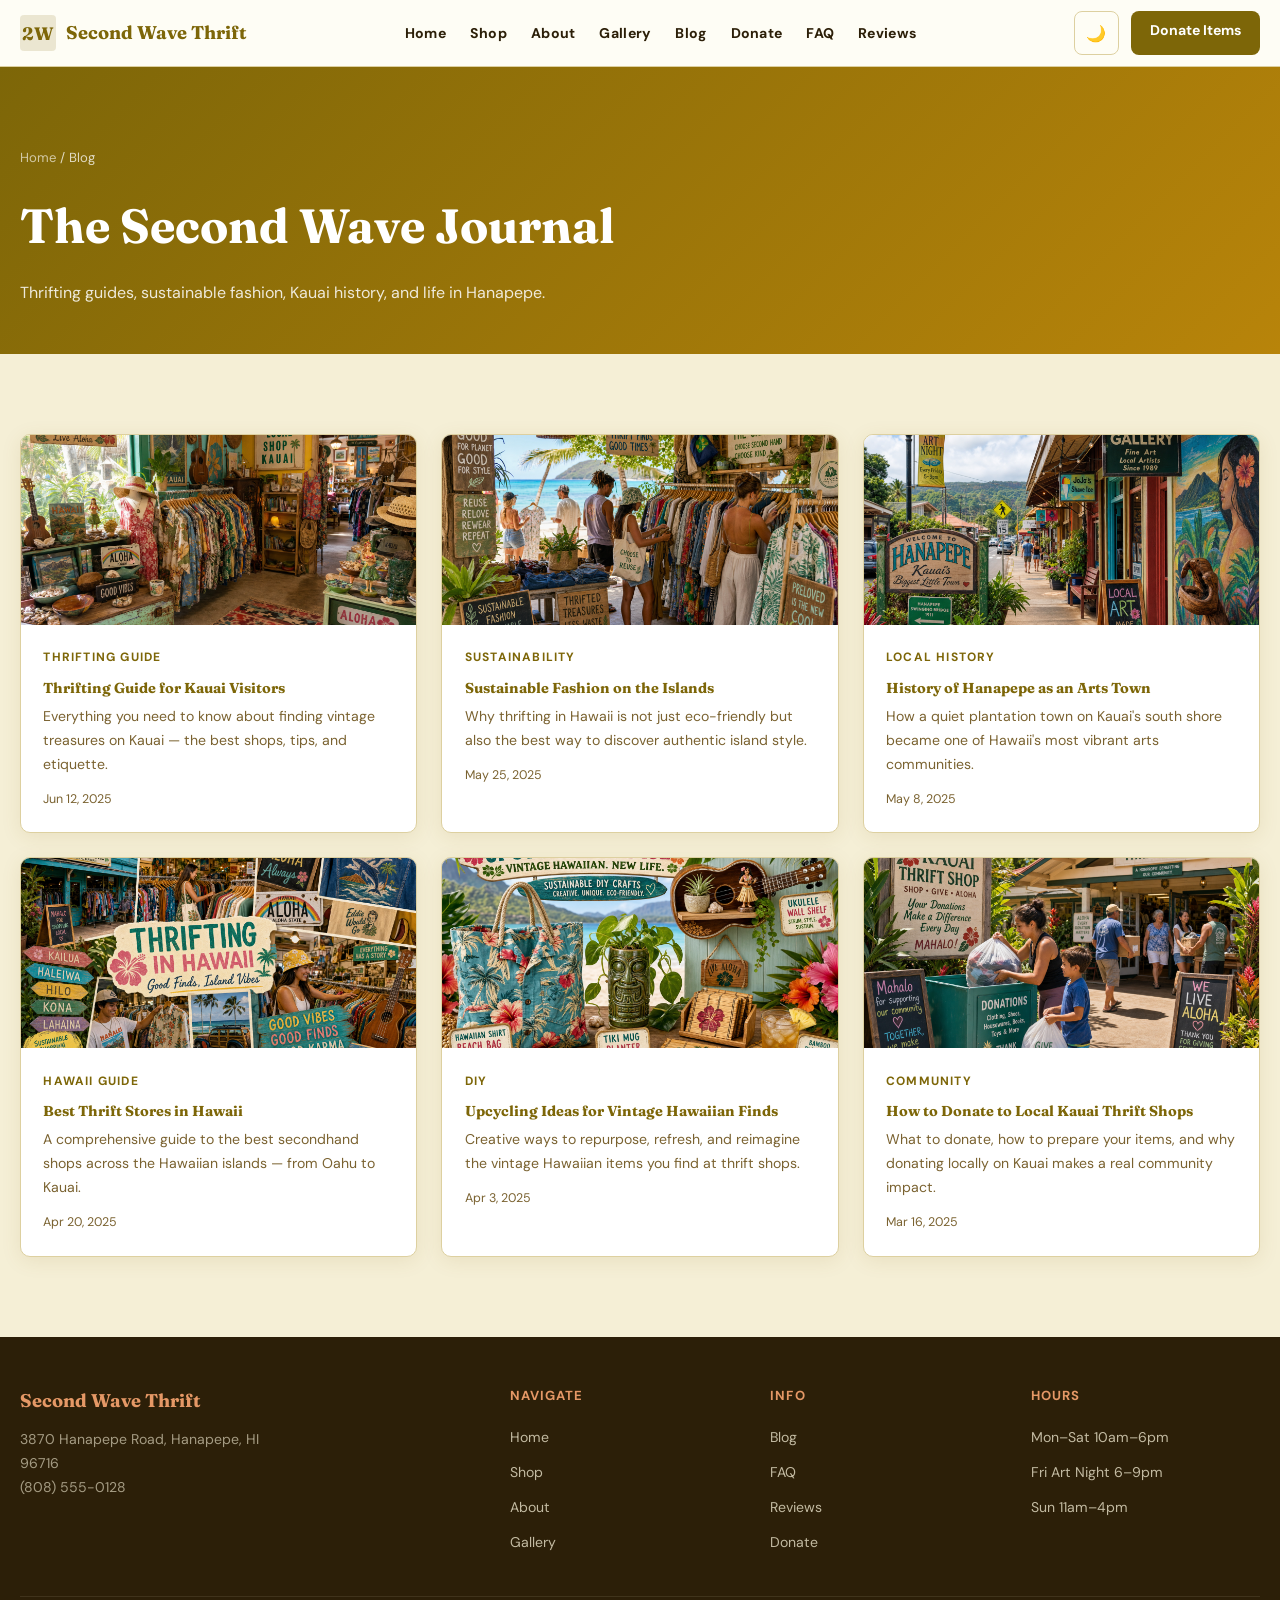
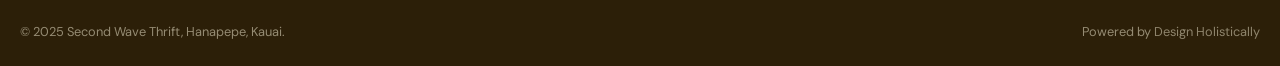
<file: blog.html>
<!DOCTYPE html>
<html lang="en" data-theme="light">
<head>
<meta charset="UTF-8"><meta name="viewport" content="width=device-width, initial-scale=1.0">
<title>Blog — Second Wave Thrift | Hanapepe, Kauai</title>
<meta name="description" content="Thrifting tips, sustainable fashion guides, and Kauai local knowledge from Second Wave Thrift in Hanapepe.">
<meta property="og:title" content="Blog — Second Wave Thrift">
<meta property="og:type" content="website">
<link rel="stylesheet" href="css/style.css">
<script type="application/ld+json">{"@context":"https://schema.org","@type":"LocalBusiness","name":"Second Wave Thrift","description":"Treasures washed ashore — pre-loved island finds","telephone":"(808) 555-0128","address":{"@type":"PostalAddress","streetAddress":"3870 Hanapepe Road","addressLocality":"Hanapepe","addressRegion":"HI","postalCode":"96716"},"priceRange":"$"}</script>
  <link rel="icon" type="image/x-icon" href="images/favicon.ico">
  <link rel="icon" type="image/png" sizes="32x32" href="images/favicon-32x32.png">
  <link rel="icon" type="image/png" sizes="16x16" href="images/favicon-16x16.png">
  <link rel="apple-touch-icon" sizes="180x180" href="images/apple-touch-icon.png">
</head>
<body>
<header class="site-header">
  <div class="header-inner">
    <a href="index.html" class="logo-wrap"><svg width="36" height="36" viewBox="0 0 36 36" fill="none">
  <rect width="36" height="36" rx="4" fill="#7D6608" opacity="0.15"/>
  <text x="18" y="25" text-anchor="middle" font-family="Fraunces,serif" font-weight="700" font-size="18" fill="#7D6608">2W</text>
</svg><span>Second Wave Thrift</span></a>
    <nav><ul class="nav-links" id="nav-links">
      <li><a href="index.html">Home</a></li><li><a href="services.html">Shop</a></li><li><a href="about.html">About</a></li><li><a href="gallery.html">Gallery</a></li><li><a href="blog.html">Blog</a></li><li><a href="booking.html">Donate</a></li><li><a href="faq.html">FAQ</a></li><li><a href="reviews.html">Reviews</a></li>
    </ul></nav>
    <div class="header-actions">
      <button id="theme-toggle" class="btn-theme">🌙</button>
      <a href="booking.html" class="btn-book">Donate Items</a>
      <button class="hamburger" id="hamburger" aria-label="Menu" aria-expanded="false"><span></span><span></span><span></span></button>
    </div>
  </div>
</header>
<main>

  <div class="page-hero"><div class="section-inner">
    <div class="breadcrumb"><a href="index.html">Home</a> / Blog</div>
    <h1>The Second Wave Journal</h1>
    <p>Thrifting guides, sustainable fashion, Kauai history, and life in Hanapepe.</p>
  </div></div>
  <section class="section section-alt"><div class="section-inner">
    <div class="blog-grid">
      <div class="blog-card reveal"><img src="images/blog-1.png" alt="Thrifting guide"><div class="blog-card-body"><div class="blog-tag">Thrifting Guide</div><h3><a href="blog-post-1.html" class="read-more">Thrifting Guide for Kauai Visitors</a></h3><p>Everything you need to know about finding vintage treasures on Kauai — the best shops, tips, and etiquette.</p><div class="blog-meta">Jun 12, 2025</div></div></div>
      <div class="blog-card reveal"><img src="images/blog-2.png" alt="Sustainable fashion"><div class="blog-card-body"><div class="blog-tag">Sustainability</div><h3><a href="blog-post-2.html" class="read-more">Sustainable Fashion on the Islands</a></h3><p>Why thrifting in Hawaii is not just eco-friendly but also the best way to discover authentic island style.</p><div class="blog-meta">May 25, 2025</div></div></div>
      <div class="blog-card reveal"><img src="images/blog-3.png" alt="Hanapepe history"><div class="blog-card-body"><div class="blog-tag">Local History</div><h3><a href="blog-post-3.html" class="read-more">History of Hanapepe as an Arts Town</a></h3><p>How a quiet plantation town on Kauai's south shore became one of Hawaii's most vibrant arts communities.</p><div class="blog-meta">May 8, 2025</div></div></div>
      <div class="blog-card reveal"><img src="images/blog-4.png" alt="Best thrift stores Hawaii"><div class="blog-card-body"><div class="blog-tag">Hawaii Guide</div><h3><a href="blog-post-4.html" class="read-more">Best Thrift Stores in Hawaii</a></h3><p>A comprehensive guide to the best secondhand shops across the Hawaiian islands — from Oahu to Kauai.</p><div class="blog-meta">Apr 20, 2025</div></div></div>
      <div class="blog-card reveal"><img src="images/blog-5.png" alt="Upcycling"><div class="blog-card-body"><div class="blog-tag">DIY</div><h3><a href="blog-post-5.html" class="read-more">Upcycling Ideas for Vintage Hawaiian Finds</a></h3><p>Creative ways to repurpose, refresh, and reimagine the vintage Hawaiian items you find at thrift shops.</p><div class="blog-meta">Apr 3, 2025</div></div></div>
      <div class="blog-card reveal"><img src="images/blog-6.png" alt="How to donate"><div class="blog-card-body"><div class="blog-tag">Community</div><h3><a href="blog-post-6.html" class="read-more">How to Donate to Local Kauai Thrift Shops</a></h3><p>What to donate, how to prepare your items, and why donating locally on Kauai makes a real community impact.</p><div class="blog-meta">Mar 16, 2025</div></div></div>
    </div>
  </div></section>

</main>
<footer class="site-footer">
  <div class="footer-inner">
    <div class="footer-brand"><div class="logo-wrap" style="color:var(--accent);">Second Wave Thrift</div><p>3870 Hanapepe Road, Hanapepe, HI 96716<br>(808) 555-0128</p></div>
    <div class="footer-col"><h4>Navigate</h4><ul><li><a href="index.html">Home</a></li><li><a href="services.html">Shop</a></li><li><a href="about.html">About</a></li><li><a href="gallery.html">Gallery</a></li></ul></div>
    <div class="footer-col"><h4>Info</h4><ul><li><a href="blog.html">Blog</a></li><li><a href="faq.html">FAQ</a></li><li><a href="reviews.html">Reviews</a></li><li><a href="booking.html">Donate</a></li></ul></div>
    <div class="footer-col"><h4>Hours</h4><ul><li><a href="#">Mon–Sat 10am–6pm</a></li><li><a href="#">Fri Art Night 6–9pm</a></li><li><a href="#">Sun 11am–4pm</a></li></ul></div>
  </div>
  <div class="footer-bottom"><span>© 2025 Second Wave Thrift, Hanapepe, Kauai.</span><span>Powered by <a href="https://designholistically.com" target="_blank" rel="noopener">Design Holistically</a></span></div>
</footer>
<button class="back-to-top" id="back-to-top" aria-label="Back to top">↑</button>
<script src="js/main.js"></script>
</body>
</html>
</file>
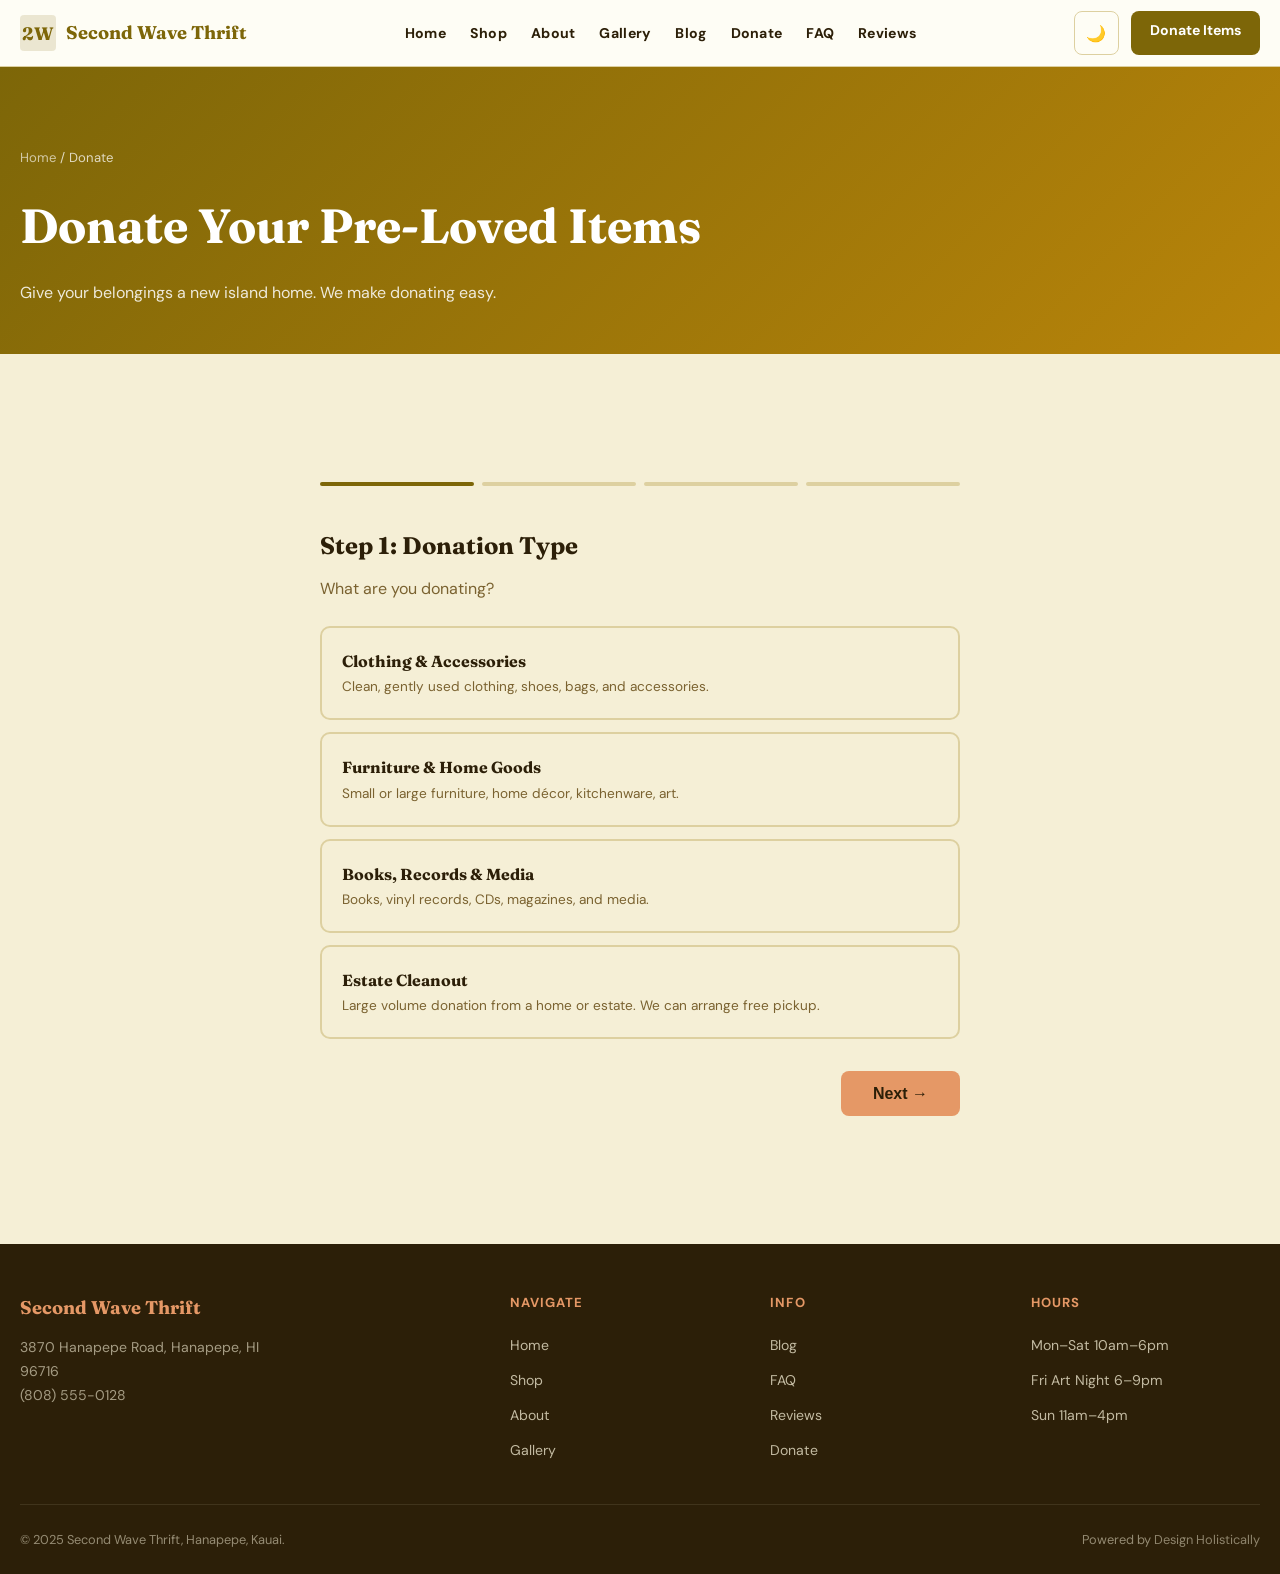
<file: booking.html>
<!DOCTYPE html>
<html lang="en" data-theme="light">
<head>
<meta charset="UTF-8"><meta name="viewport" content="width=device-width, initial-scale=1.0">
<title>Donate Items — Second Wave Thrift | Hanapepe, Kauai</title>
<meta name="description" content="Schedule a donation drop-off or furniture pickup with Second Wave Thrift in Hanapepe, Kauai.">
<meta property="og:title" content="Donate Items — Second Wave Thrift">
<meta property="og:type" content="website">
<link rel="stylesheet" href="css/style.css">
<script type="application/ld+json">{"@context":"https://schema.org","@type":"LocalBusiness","name":"Second Wave Thrift","description":"Treasures washed ashore — pre-loved island finds","telephone":"(808) 555-0128","address":{"@type":"PostalAddress","streetAddress":"3870 Hanapepe Road","addressLocality":"Hanapepe","addressRegion":"HI","postalCode":"96716"},"priceRange":"$"}</script>
  <link rel="icon" type="image/x-icon" href="images/favicon.ico">
  <link rel="icon" type="image/png" sizes="32x32" href="images/favicon-32x32.png">
  <link rel="icon" type="image/png" sizes="16x16" href="images/favicon-16x16.png">
  <link rel="apple-touch-icon" sizes="180x180" href="images/apple-touch-icon.png">
</head>
<body>
<header class="site-header">
  <div class="header-inner">
    <a href="index.html" class="logo-wrap"><svg width="36" height="36" viewBox="0 0 36 36" fill="none">
  <rect width="36" height="36" rx="4" fill="#7D6608" opacity="0.15"/>
  <text x="18" y="25" text-anchor="middle" font-family="Fraunces,serif" font-weight="700" font-size="18" fill="#7D6608">2W</text>
</svg><span>Second Wave Thrift</span></a>
    <nav><ul class="nav-links" id="nav-links">
      <li><a href="index.html">Home</a></li><li><a href="services.html">Shop</a></li><li><a href="about.html">About</a></li><li><a href="gallery.html">Gallery</a></li><li><a href="blog.html">Blog</a></li><li><a href="booking.html">Donate</a></li><li><a href="faq.html">FAQ</a></li><li><a href="reviews.html">Reviews</a></li>
    </ul></nav>
    <div class="header-actions">
      <button id="theme-toggle" class="btn-theme">🌙</button>
      <a href="booking.html" class="btn-book">Donate Items</a>
      <button class="hamburger" id="hamburger" aria-label="Menu" aria-expanded="false"><span></span><span></span><span></span></button>
    </div>
  </div>
</header>
<main>

  <div class="page-hero"><div class="section-inner">
    <div class="breadcrumb"><a href="index.html">Home</a> / Donate</div>
    <h1>Donate Your Pre-Loved Items</h1>
    <p>Give your belongings a new island home. We make donating easy.</p>
  </div></div>
  <section class="section section-alt">
    <div class="booking-section">
      <div class="step-indicator"><div class="step active"></div><div class="step"></div><div class="step"></div><div class="step"></div></div>
      <div class="booking-step active">
        <h2 style="font-family:var(--font-heading);font-size:1.5rem;margin-bottom:0.5rem;color:var(--text);">Step 1: Donation Type</h2>
        <p style="color:var(--text-muted);margin-bottom:1.5rem;">What are you donating?</p>
        <div class="service-option"><h3>Clothing & Accessories</h3><p>Clean, gently used clothing, shoes, bags, and accessories.</p></div>
        <div class="service-option"><h3>Furniture & Home Goods</h3><p>Small or large furniture, home décor, kitchenware, art.</p></div>
        <div class="service-option"><h3>Books, Records & Media</h3><p>Books, vinyl records, CDs, magazines, and media.</p></div>
        <div class="service-option"><h3>Estate Cleanout</h3><p>Large volume donation from a home or estate. We can arrange free pickup.</p></div>
        <div class="form-nav"><span></span><button class="btn-primary" data-next>Next →</button></div>
      </div>
      <div class="booking-step">
        <h2 style="font-family:var(--font-heading);font-size:1.5rem;margin-bottom:0.5rem;color:var(--text);">Step 2: Drop-Off or Pickup</h2>
        <div class="form-group"><label>Delivery Method</label><select><option>I'll drop off at the shop</option><option>I need a free pickup (furniture/estate only)</option></select></div>
        <div class="form-group"><label>Preferred Date</label><input type="date"></div>
        <div class="form-group"><label>Preferred Time</label><select><option>10:00 AM – 12:00 PM</option><option>12:00 PM – 2:00 PM</option><option>2:00 PM – 4:00 PM</option></select></div>
        <div class="form-nav"><button class="btn-secondary" data-prev style="background:var(--bg2);color:var(--text);border:1px solid var(--border);border-radius:8px;padding:0.75rem 1.5rem;font-weight:700;cursor:pointer;min-height:44px;">← Back</button><button class="btn-primary" data-next>Next →</button></div>
      </div>
      <div class="booking-step">
        <h2 style="font-family:var(--font-heading);font-size:1.5rem;margin-bottom:0.5rem;color:var(--text);">Step 3: Contact Info</h2>
        <div class="form-group"><label>Name</label><input type="text" placeholder="Your name"></div>
        <div class="form-group"><label>Phone</label><input type="tel" placeholder="(808) 555-0000"></div>
        <div class="form-group"><label>Address (for pickup)</label><input type="text" placeholder="Your address if pickup needed"></div>
        <div class="form-group"><label>Describe Your Donation</label><textarea placeholder="What are you donating? Approximate quantity and condition..."></textarea></div>
        <div class="form-nav"><button class="btn-secondary" data-prev style="background:var(--bg2);color:var(--text);border:1px solid var(--border);border-radius:8px;padding:0.75rem 1.5rem;font-weight:700;cursor:pointer;min-height:44px;">← Back</button><button class="btn-primary" data-next>Confirm →</button></div>
      </div>
      <div class="booking-step">
        <div class="confirmation-box">
          <div class="check">🌊</div>
          <h2>Mahalo for Your Generosity!</h2>
          <p style="color:var(--text-muted);margin-top:0.75rem;">We'll confirm your drop-off or pickup within 24 hours. Your donation makes a real difference in our Kauai community.</p>
          <div style="margin-top:1.5rem;"><strong>Second Wave Thrift</strong><br><span style="color:var(--text-muted);">3870 Hanapepe Road, Hanapepe, HI 96716 · (808) 555-0128</span></div>
        </div>
        <div style="text-align:center;margin-top:2rem;"><a href="index.html" class="btn-primary">Return Home</a></div>
      </div>
    </div>
  </section>

</main>
<footer class="site-footer">
  <div class="footer-inner">
    <div class="footer-brand"><div class="logo-wrap" style="color:var(--accent);">Second Wave Thrift</div><p>3870 Hanapepe Road, Hanapepe, HI 96716<br>(808) 555-0128</p></div>
    <div class="footer-col"><h4>Navigate</h4><ul><li><a href="index.html">Home</a></li><li><a href="services.html">Shop</a></li><li><a href="about.html">About</a></li><li><a href="gallery.html">Gallery</a></li></ul></div>
    <div class="footer-col"><h4>Info</h4><ul><li><a href="blog.html">Blog</a></li><li><a href="faq.html">FAQ</a></li><li><a href="reviews.html">Reviews</a></li><li><a href="booking.html">Donate</a></li></ul></div>
    <div class="footer-col"><h4>Hours</h4><ul><li><a href="#">Mon–Sat 10am–6pm</a></li><li><a href="#">Fri Art Night 6–9pm</a></li><li><a href="#">Sun 11am–4pm</a></li></ul></div>
  </div>
  <div class="footer-bottom"><span>© 2025 Second Wave Thrift, Hanapepe, Kauai.</span><span>Powered by <a href="https://designholistically.com" target="_blank" rel="noopener">Design Holistically</a></span></div>
</footer>
<button class="back-to-top" id="back-to-top" aria-label="Back to top">↑</button>
<script src="js/main.js"></script>
</body>
</html>
</file>
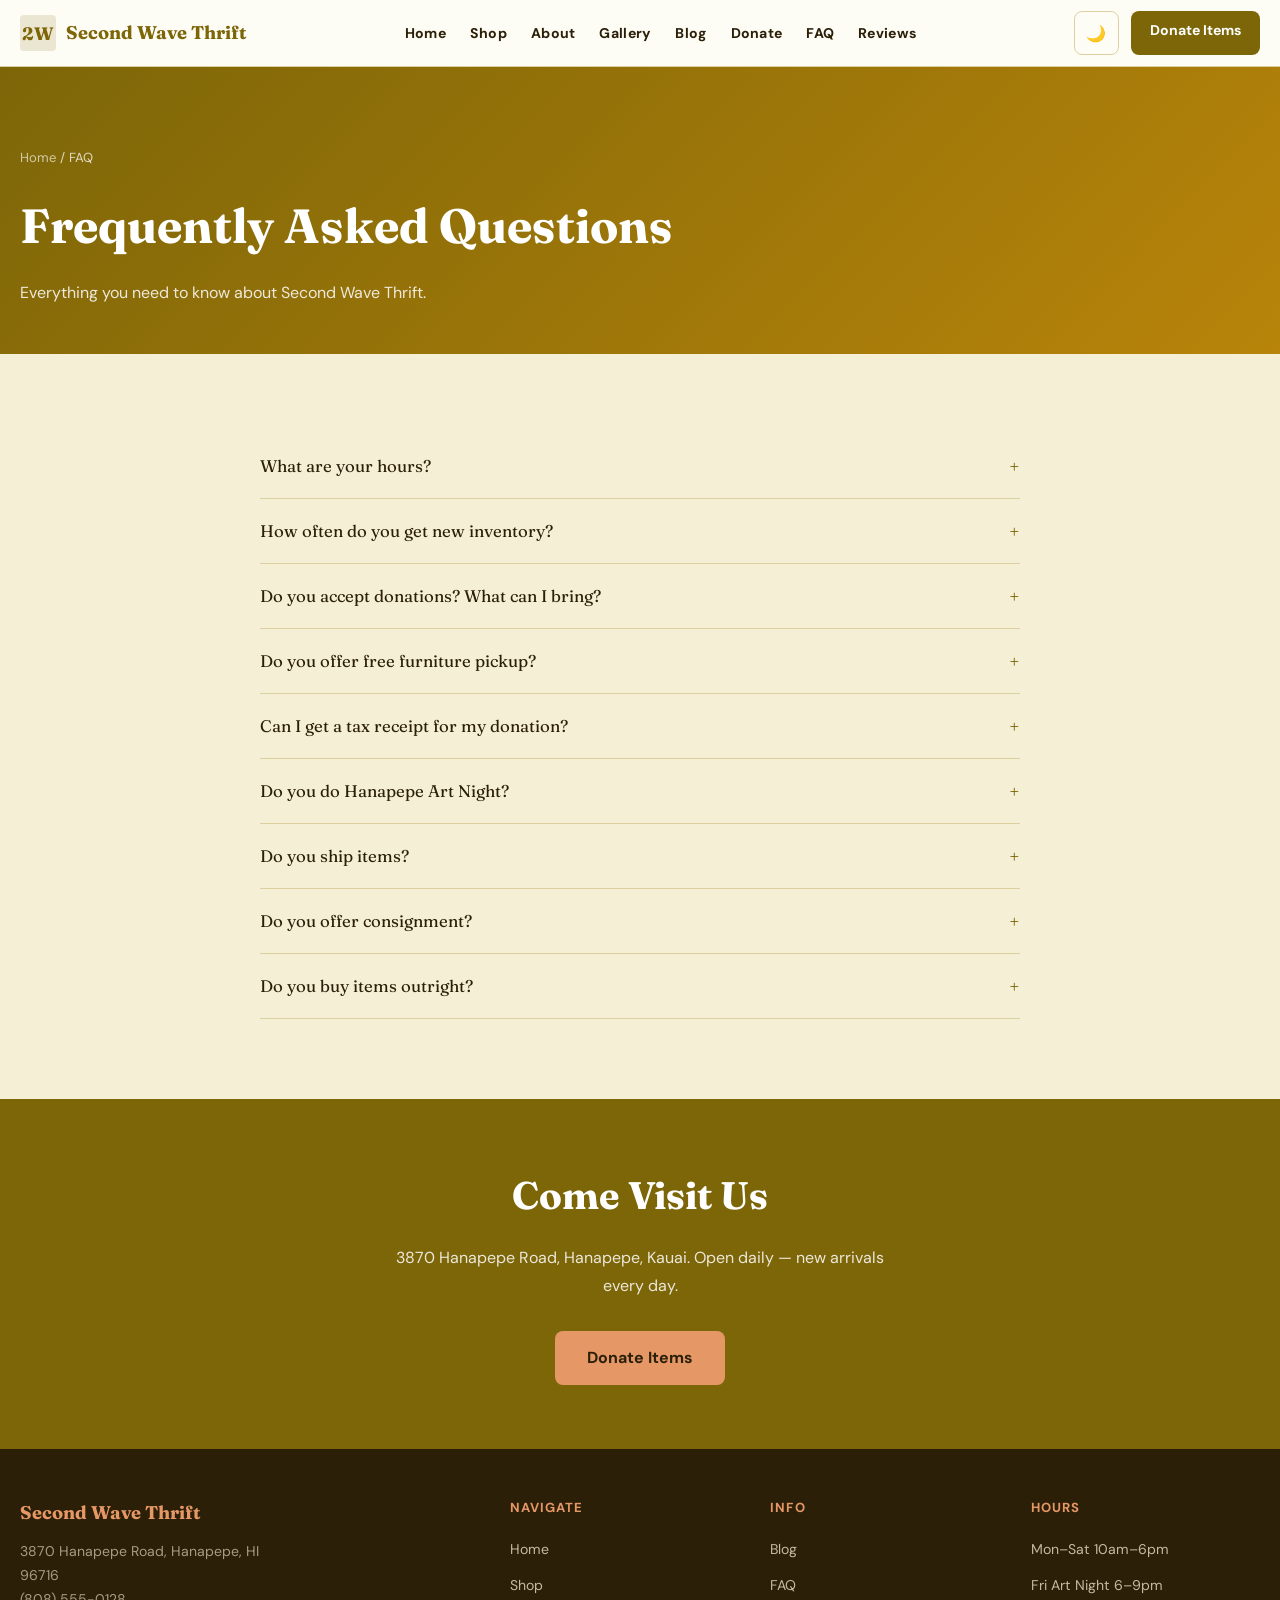
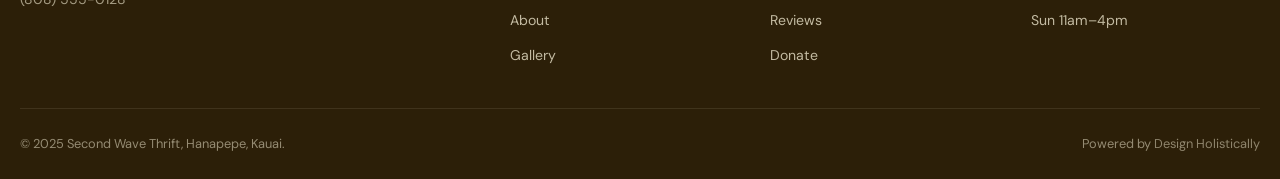
<file: faq.html>
<!DOCTYPE html>
<html lang="en" data-theme="light">
<head>
<meta charset="UTF-8"><meta name="viewport" content="width=device-width, initial-scale=1.0">
<title>FAQ — Second Wave Thrift | Hanapepe, Kauai</title>
<meta name="description" content="Frequently asked questions about shopping, donating, and visiting Second Wave Thrift in Hanapepe, Kauai.">
<meta property="og:title" content="FAQ — Second Wave Thrift">
<meta property="og:type" content="website">
<link rel="stylesheet" href="css/style.css">
<script type="application/ld+json">{"@context":"https://schema.org","@type":"LocalBusiness","name":"Second Wave Thrift","description":"Treasures washed ashore — pre-loved island finds","telephone":"(808) 555-0128","address":{"@type":"PostalAddress","streetAddress":"3870 Hanapepe Road","addressLocality":"Hanapepe","addressRegion":"HI","postalCode":"96716"},"priceRange":"$"}</script>
  <link rel="icon" type="image/x-icon" href="images/favicon.ico">
  <link rel="icon" type="image/png" sizes="32x32" href="images/favicon-32x32.png">
  <link rel="icon" type="image/png" sizes="16x16" href="images/favicon-16x16.png">
  <link rel="apple-touch-icon" sizes="180x180" href="images/apple-touch-icon.png">
</head>
<body>
<header class="site-header">
  <div class="header-inner">
    <a href="index.html" class="logo-wrap"><svg width="36" height="36" viewBox="0 0 36 36" fill="none">
  <rect width="36" height="36" rx="4" fill="#7D6608" opacity="0.15"/>
  <text x="18" y="25" text-anchor="middle" font-family="Fraunces,serif" font-weight="700" font-size="18" fill="#7D6608">2W</text>
</svg><span>Second Wave Thrift</span></a>
    <nav><ul class="nav-links" id="nav-links">
      <li><a href="index.html">Home</a></li><li><a href="services.html">Shop</a></li><li><a href="about.html">About</a></li><li><a href="gallery.html">Gallery</a></li><li><a href="blog.html">Blog</a></li><li><a href="booking.html">Donate</a></li><li><a href="faq.html">FAQ</a></li><li><a href="reviews.html">Reviews</a></li>
    </ul></nav>
    <div class="header-actions">
      <button id="theme-toggle" class="btn-theme">🌙</button>
      <a href="booking.html" class="btn-book">Donate Items</a>
      <button class="hamburger" id="hamburger" aria-label="Menu" aria-expanded="false"><span></span><span></span><span></span></button>
    </div>
  </div>
</header>
<main>

  <div class="page-hero"><div class="section-inner">
    <div class="breadcrumb"><a href="index.html">Home</a> / FAQ</div>
    <h1>Frequently Asked Questions</h1>
    <p>Everything you need to know about Second Wave Thrift.</p>
  </div></div>
  <section class="section section-alt"><div class="section-inner">
    <div class="faq-list">
      <div class="faq-item"><button class="faq-question">What are your hours? <span class="faq-icon">+</span></button><div class="faq-answer">We're open Monday through Saturday 10am–6pm and Sunday 11am–4pm. On Friday Art Night, we extend our hours until 9pm. We're open most holidays but close for Thanksgiving and Christmas Day.</div></div>
      <div class="faq-item"><button class="faq-question">How often do you get new inventory? <span class="faq-icon">+</span></button><div class="faq-answer">New items are processed and put out daily. Our biggest restocking days are Tuesday and Friday, when we process the week's donations and estate pickups. If you're a serious treasure hunter, those are the best days to visit.</div></div>
      <div class="faq-item"><button class="faq-question">Do you accept donations? What can I bring? <span class="faq-icon">+</span></button><div class="faq-answer">Yes! We accept gently used clothing, shoes, accessories, furniture, home goods, books, records, and collectibles. Please ensure items are clean and functional. We cannot accept: heavily damaged or moldy items, mattresses, large appliances, or broken electronics. When in doubt, call us first.</div></div>
      <div class="faq-item"><button class="faq-question">Do you offer free furniture pickup? <span class="faq-icon">+</span></button><div class="faq-answer">Yes, we offer free furniture pickup for qualifying donations within 10 miles of Hanapepe. This is for larger furniture items or estate cleanouts. Please call ahead or use our online form to schedule — we need at least 3 days notice for pickups.</div></div>
      <div class="faq-item"><button class="faq-question">Can I get a tax receipt for my donation? <span class="faq-icon">+</span></button><div class="faq-answer">Absolutely. We issue donation receipts at the time of drop-off. For large estate donations, we can provide a detailed itemized receipt. We're a registered 501(c)(3) organization, so all donations are tax-deductible. Keep your receipt for your records.</div></div>
      <div class="faq-item"><button class="faq-question">Do you do Hanapepe Art Night? <span class="faq-icon">+</span></button><div class="faq-answer">Yes! Every Friday evening we stay open late until 9pm for Hanapepe Art Night. It's one of our favorite events of the week — we put out special items for Art Night, and the combination of gallery hopping and thrift browsing is a quintessential Hanapepe experience.</div></div>
      <div class="faq-item"><button class="faq-question">Do you ship items? <span class="faq-icon">+</span></button><div class="faq-answer">We can arrange shipping for smaller items like clothing and books. For larger items and furniture, we can coordinate local delivery within Kauai but cannot ship off-island. Contact us before you visit if you're a visitor who wants to ensure shipping is possible for a specific type of item.</div></div>
      <div class="faq-item"><button class="faq-question">Do you offer consignment? <span class="faq-icon">+</span></button><div class="faq-answer">We do accept consignment for higher-value vintage items — particularly valuable vintage aloha shirts, authentic Hawaiian collectibles, and fine art. Our consignment split is 50/50. Email us photos of what you'd like to consign and we'll let you know if it's a good fit for our shop.</div></div>
      <div class="faq-item"><button class="faq-question">Do you buy items outright? <span class="faq-icon">+</span></button><div class="faq-answer">For exceptional vintage finds — rare aloha shirts, authentic vintage Hawaiian jewelry, and significant collectibles — we sometimes offer outright purchase. This is evaluated case by case. Bring the item in and we'll take a look.</div></div>
    </div>
  </div></section>
  <div class="cta-banner"><h2>Come Visit Us</h2><p>3870 Hanapepe Road, Hanapepe, Kauai. Open daily — new arrivals every day.</p><a href="booking.html" class="btn-primary" style="background:var(--accent);color:var(--text);">Donate Items</a></div>

</main>
<footer class="site-footer">
  <div class="footer-inner">
    <div class="footer-brand"><div class="logo-wrap" style="color:var(--accent);">Second Wave Thrift</div><p>3870 Hanapepe Road, Hanapepe, HI 96716<br>(808) 555-0128</p></div>
    <div class="footer-col"><h4>Navigate</h4><ul><li><a href="index.html">Home</a></li><li><a href="services.html">Shop</a></li><li><a href="about.html">About</a></li><li><a href="gallery.html">Gallery</a></li></ul></div>
    <div class="footer-col"><h4>Info</h4><ul><li><a href="blog.html">Blog</a></li><li><a href="faq.html">FAQ</a></li><li><a href="reviews.html">Reviews</a></li><li><a href="booking.html">Donate</a></li></ul></div>
    <div class="footer-col"><h4>Hours</h4><ul><li><a href="#">Mon–Sat 10am–6pm</a></li><li><a href="#">Fri Art Night 6–9pm</a></li><li><a href="#">Sun 11am–4pm</a></li></ul></div>
  </div>
  <div class="footer-bottom"><span>© 2025 Second Wave Thrift, Hanapepe, Kauai.</span><span>Powered by <a href="https://designholistically.com" target="_blank" rel="noopener">Design Holistically</a></span></div>
</footer>
<button class="back-to-top" id="back-to-top" aria-label="Back to top">↑</button>
<script src="js/main.js"></script>
</body>
</html>
</file>
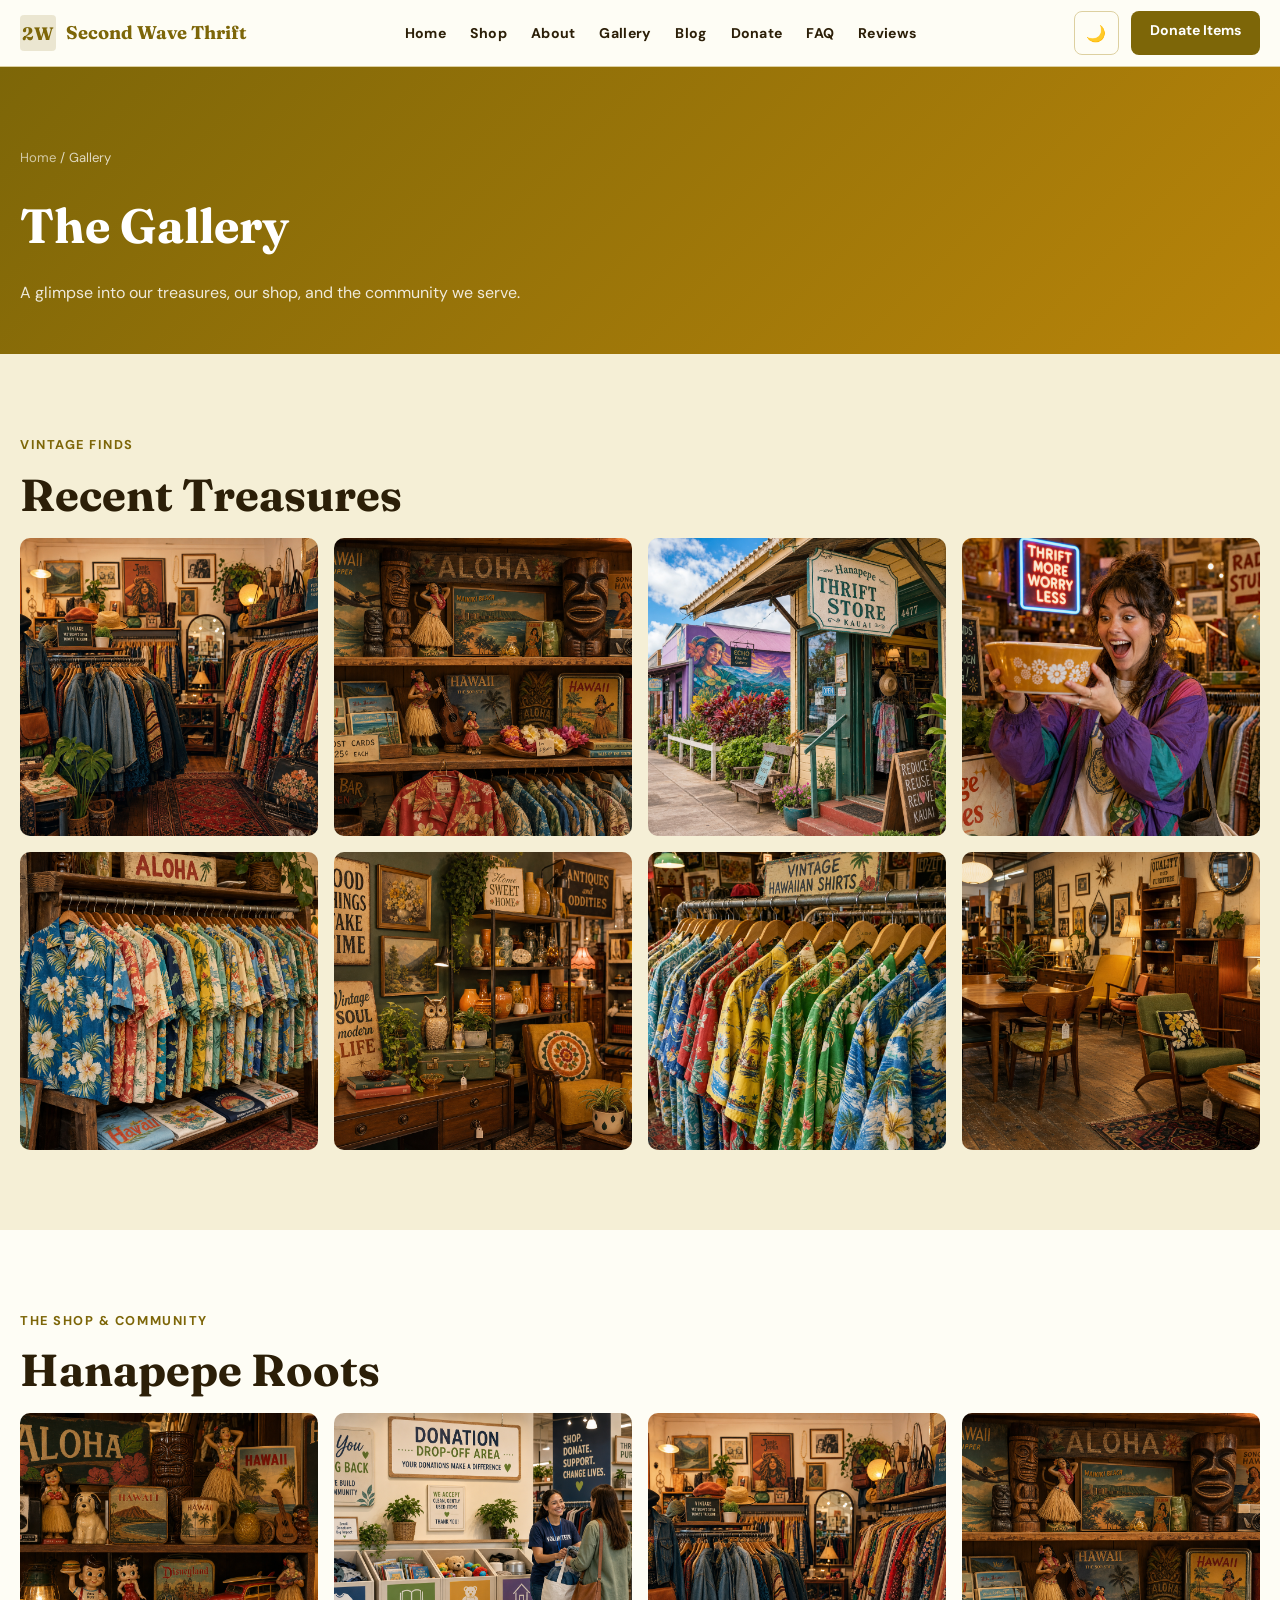
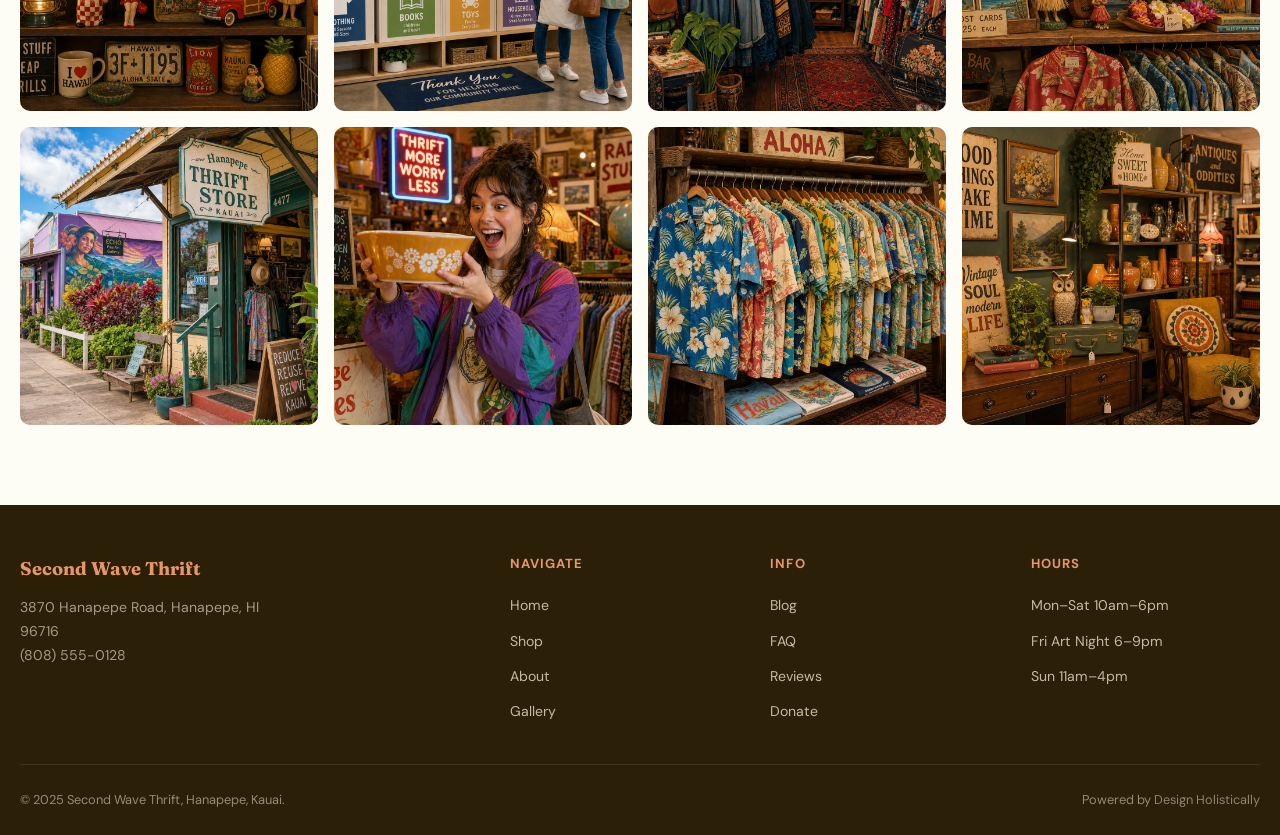
<file: gallery.html>
<!DOCTYPE html>
<html lang="en" data-theme="light">
<head>
<meta charset="UTF-8"><meta name="viewport" content="width=device-width, initial-scale=1.0">
<title>Gallery — Second Wave Thrift | Hanapepe, Kauai</title>
<meta name="description" content="Browse photos from Second Wave Thrift — vintage finds, the Hanapepe shop, and unique island treasures.">
<meta property="og:title" content="Gallery — Second Wave Thrift">
<meta property="og:type" content="website">
<link rel="stylesheet" href="css/style.css">
<script type="application/ld+json">{"@context":"https://schema.org","@type":"LocalBusiness","name":"Second Wave Thrift","description":"Treasures washed ashore — pre-loved island finds","telephone":"(808) 555-0128","address":{"@type":"PostalAddress","streetAddress":"3870 Hanapepe Road","addressLocality":"Hanapepe","addressRegion":"HI","postalCode":"96716"},"priceRange":"$"}</script>
  <link rel="icon" type="image/x-icon" href="images/favicon.ico">
  <link rel="icon" type="image/png" sizes="32x32" href="images/favicon-32x32.png">
  <link rel="icon" type="image/png" sizes="16x16" href="images/favicon-16x16.png">
  <link rel="apple-touch-icon" sizes="180x180" href="images/apple-touch-icon.png">
</head>
<body>
<header class="site-header">
  <div class="header-inner">
    <a href="index.html" class="logo-wrap"><svg width="36" height="36" viewBox="0 0 36 36" fill="none">
  <rect width="36" height="36" rx="4" fill="#7D6608" opacity="0.15"/>
  <text x="18" y="25" text-anchor="middle" font-family="Fraunces,serif" font-weight="700" font-size="18" fill="#7D6608">2W</text>
</svg><span>Second Wave Thrift</span></a>
    <nav><ul class="nav-links" id="nav-links">
      <li><a href="index.html">Home</a></li><li><a href="services.html">Shop</a></li><li><a href="about.html">About</a></li><li><a href="gallery.html">Gallery</a></li><li><a href="blog.html">Blog</a></li><li><a href="booking.html">Donate</a></li><li><a href="faq.html">FAQ</a></li><li><a href="reviews.html">Reviews</a></li>
    </ul></nav>
    <div class="header-actions">
      <button id="theme-toggle" class="btn-theme">🌙</button>
      <a href="booking.html" class="btn-book">Donate Items</a>
      <button class="hamburger" id="hamburger" aria-label="Menu" aria-expanded="false"><span></span><span></span><span></span></button>
    </div>
  </div>
</header>
<main>

  <div class="page-hero"><div class="section-inner">
    <div class="breadcrumb"><a href="index.html">Home</a> / Gallery</div>
    <h1>The Gallery</h1>
    <p>A glimpse into our treasures, our shop, and the community we serve.</p>
  </div></div>
  <section class="section section-alt"><div class="section-inner">
    <div class="section-label reveal">Vintage Finds</div>
    <h2 class="section-title reveal">Recent Treasures</h2>
    <div class="gallery-grid">
      <div class="gallery-item reveal"><img src="images/gallery-1.png" alt="Vintage aloha shirt"></div>
      <div class="gallery-item reveal"><img src="images/gallery-2.png" alt="Retro ceramics"></div>
      <div class="gallery-item reveal"><img src="images/gallery-3.png" alt="Vintage furniture"></div>
      <div class="gallery-item reveal"><img src="images/gallery-4.png" alt="Hawaii travel poster"></div>
      <div class="gallery-item reveal"><img src="images/gallery-5.png" alt="Vinyl records"></div>
      <div class="gallery-item reveal"><img src="images/gallery-6.png" alt="Wicker furniture"></div>
      <div class="gallery-item reveal"><img src="images/service-clothing.png" alt="Island art"></div>
      <div class="gallery-item reveal"><img src="images/service-furniture.png" alt="Vintage muumuu"></div>
    </div>
  </div></section>
  <section class="section"><div class="section-inner">
    <div class="section-label reveal">The Shop & Community</div>
    <h2 class="section-title reveal">Hanapepe Roots</h2>
    <div class="gallery-grid">
      <div class="gallery-item reveal"><img src="images/service-collectibles.png" alt="Shop front"></div>
      <div class="gallery-item reveal"><img src="images/service-donations.png" alt="Art Night on Hanapepe Road"></div>
      <div class="gallery-item reveal"><img src="images/gallery-1.png" alt="Community donations"></div>
      <div class="gallery-item reveal"><img src="images/gallery-2.png" alt="Vintage treasures display"></div>
      <div class="gallery-item reveal"><img src="images/gallery-3.png" alt="Book section"></div>
      <div class="gallery-item reveal"><img src="images/gallery-4.png" alt="Hanapepe street"></div>
      <div class="gallery-item reveal"><img src="images/gallery-5.png" alt="Estate sale haul"></div>
      <div class="gallery-item reveal"><img src="images/gallery-6.png" alt="Happy customers"></div>
    </div>
  </div></section>

</main>
<footer class="site-footer">
  <div class="footer-inner">
    <div class="footer-brand"><div class="logo-wrap" style="color:var(--accent);">Second Wave Thrift</div><p>3870 Hanapepe Road, Hanapepe, HI 96716<br>(808) 555-0128</p></div>
    <div class="footer-col"><h4>Navigate</h4><ul><li><a href="index.html">Home</a></li><li><a href="services.html">Shop</a></li><li><a href="about.html">About</a></li><li><a href="gallery.html">Gallery</a></li></ul></div>
    <div class="footer-col"><h4>Info</h4><ul><li><a href="blog.html">Blog</a></li><li><a href="faq.html">FAQ</a></li><li><a href="reviews.html">Reviews</a></li><li><a href="booking.html">Donate</a></li></ul></div>
    <div class="footer-col"><h4>Hours</h4><ul><li><a href="#">Mon–Sat 10am–6pm</a></li><li><a href="#">Fri Art Night 6–9pm</a></li><li><a href="#">Sun 11am–4pm</a></li></ul></div>
  </div>
  <div class="footer-bottom"><span>© 2025 Second Wave Thrift, Hanapepe, Kauai.</span><span>Powered by <a href="https://designholistically.com" target="_blank" rel="noopener">Design Holistically</a></span></div>
</footer>
<button class="back-to-top" id="back-to-top" aria-label="Back to top">↑</button>
<script src="js/main.js"></script>
</body>
</html>
</file>
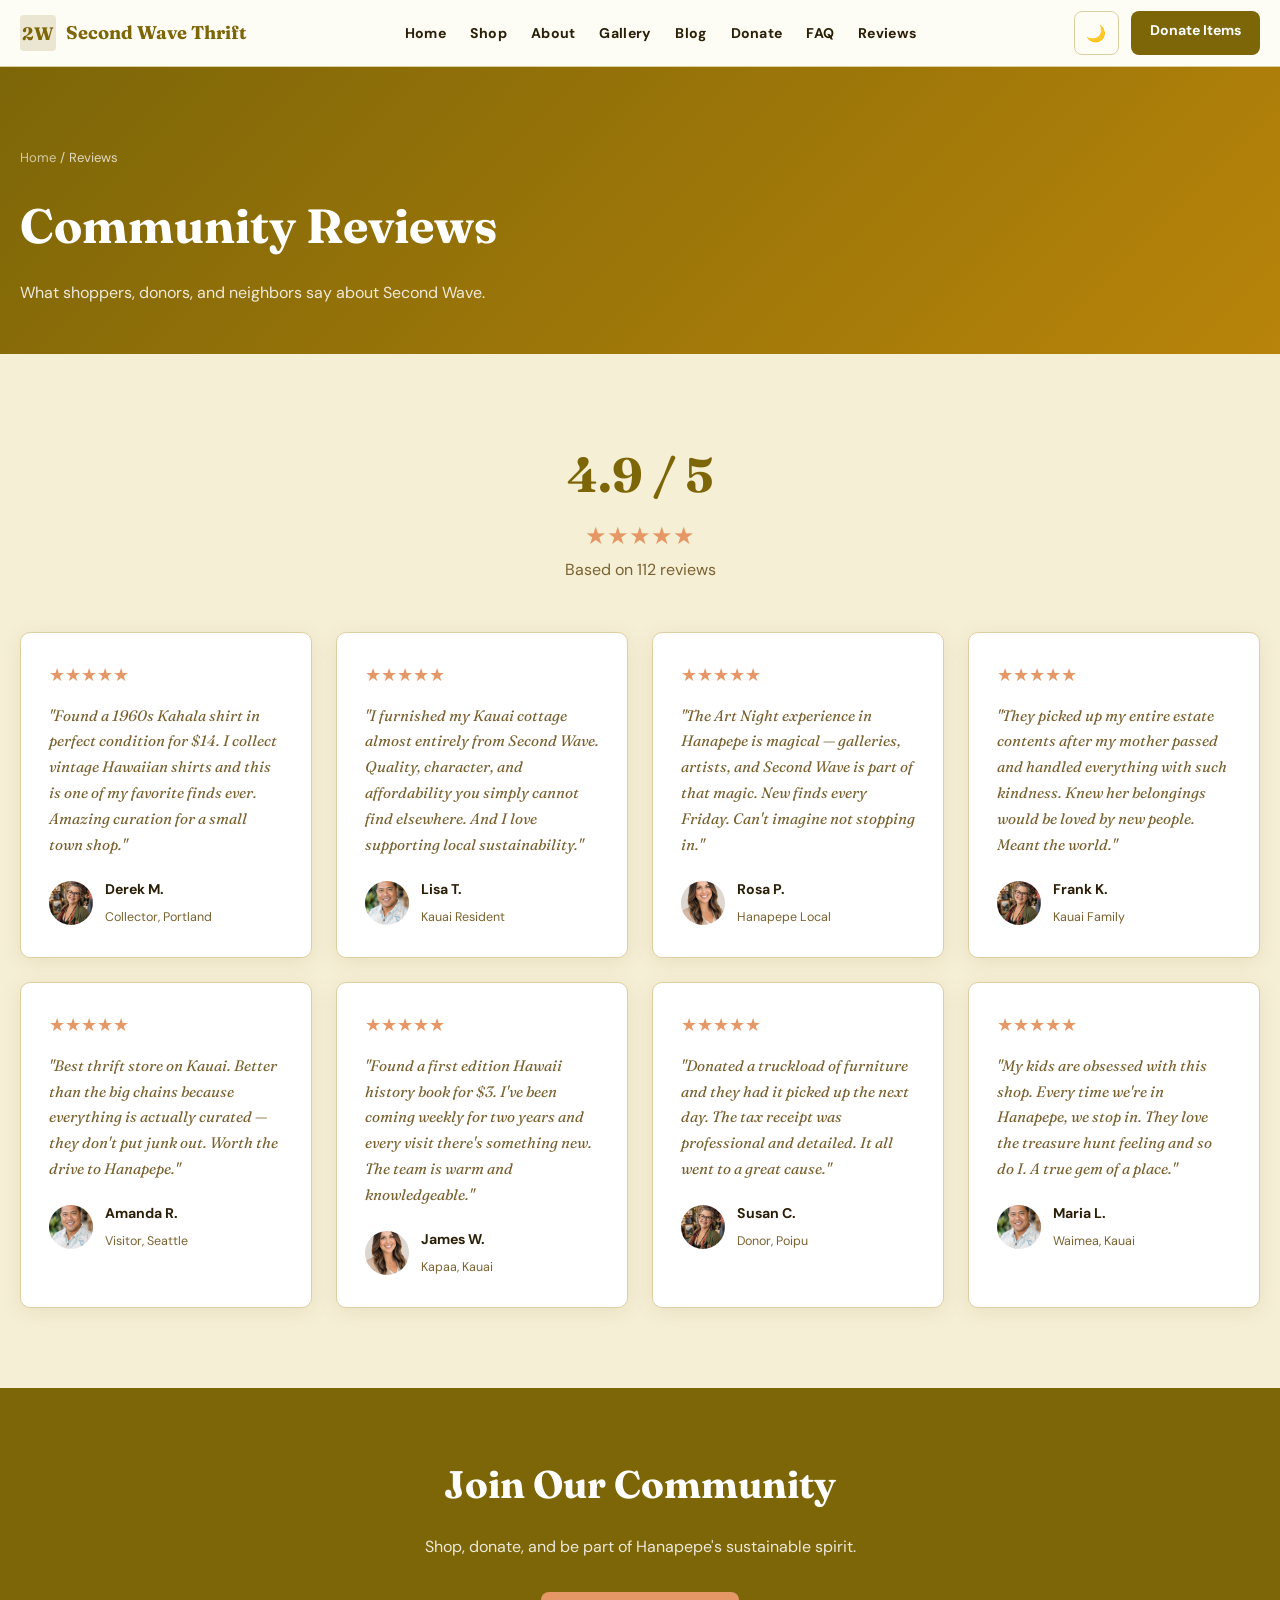
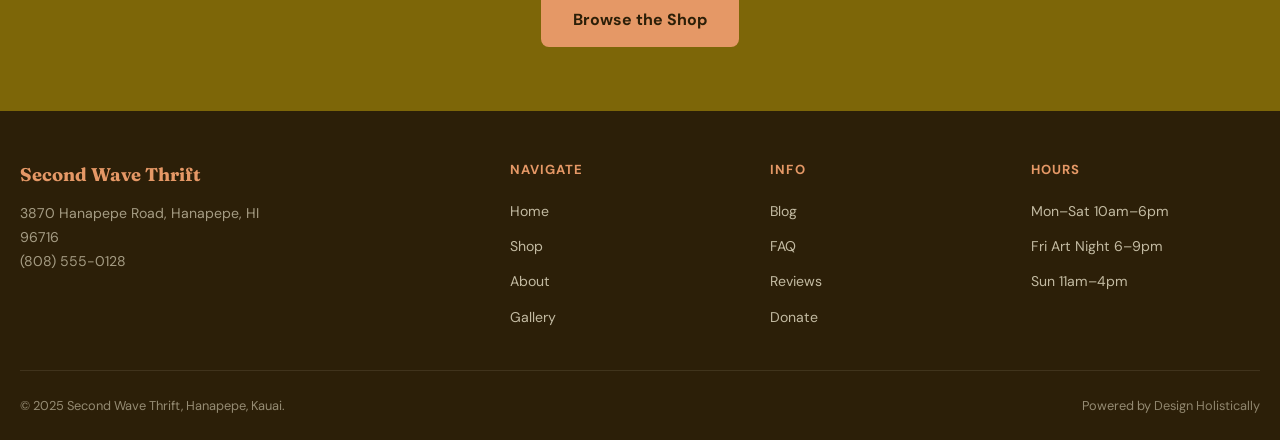
<file: reviews.html>
<!DOCTYPE html>
<html lang="en" data-theme="light">
<head>
<meta charset="UTF-8"><meta name="viewport" content="width=device-width, initial-scale=1.0">
<title>Reviews — Second Wave Thrift | Hanapepe, Kauai</title>
<meta name="description" content="Read what shoppers and donors say about Second Wave Thrift in Hanapepe, Kauai.">
<meta property="og:title" content="Reviews — Second Wave Thrift">
<meta property="og:type" content="website">
<link rel="stylesheet" href="css/style.css">
<script type="application/ld+json">{"@context":"https://schema.org","@type":"LocalBusiness","name":"Second Wave Thrift","description":"Treasures washed ashore — pre-loved island finds","telephone":"(808) 555-0128","address":{"@type":"PostalAddress","streetAddress":"3870 Hanapepe Road","addressLocality":"Hanapepe","addressRegion":"HI","postalCode":"96716"},"priceRange":"$"}</script>
  <link rel="icon" type="image/x-icon" href="images/favicon.ico">
  <link rel="icon" type="image/png" sizes="32x32" href="images/favicon-32x32.png">
  <link rel="icon" type="image/png" sizes="16x16" href="images/favicon-16x16.png">
  <link rel="apple-touch-icon" sizes="180x180" href="images/apple-touch-icon.png">
</head>
<body>
<header class="site-header">
  <div class="header-inner">
    <a href="index.html" class="logo-wrap"><svg width="36" height="36" viewBox="0 0 36 36" fill="none">
  <rect width="36" height="36" rx="4" fill="#7D6608" opacity="0.15"/>
  <text x="18" y="25" text-anchor="middle" font-family="Fraunces,serif" font-weight="700" font-size="18" fill="#7D6608">2W</text>
</svg><span>Second Wave Thrift</span></a>
    <nav><ul class="nav-links" id="nav-links">
      <li><a href="index.html">Home</a></li><li><a href="services.html">Shop</a></li><li><a href="about.html">About</a></li><li><a href="gallery.html">Gallery</a></li><li><a href="blog.html">Blog</a></li><li><a href="booking.html">Donate</a></li><li><a href="faq.html">FAQ</a></li><li><a href="reviews.html">Reviews</a></li>
    </ul></nav>
    <div class="header-actions">
      <button id="theme-toggle" class="btn-theme">🌙</button>
      <a href="booking.html" class="btn-book">Donate Items</a>
      <button class="hamburger" id="hamburger" aria-label="Menu" aria-expanded="false"><span></span><span></span><span></span></button>
    </div>
  </div>
</header>
<main>

  <div class="page-hero"><div class="section-inner">
    <div class="breadcrumb"><a href="index.html">Home</a> / Reviews</div>
    <h1>Community Reviews</h1>
    <p>What shoppers, donors, and neighbors say about Second Wave.</p>
  </div></div>
  <section class="section section-alt"><div class="section-inner">
    <div style="text-align:center;margin-bottom:3rem;" class="reveal">
      <div style="font-size:3rem;font-weight:700;font-family:var(--font-heading);color:var(--primary);">4.9 / 5</div>
      <div style="font-size:1.5rem;color:var(--accent);">★★★★★</div>
      <div style="color:var(--text-muted);">Based on 112 reviews</div>
    </div>
    <div class="reviews-grid">
      <div class="review-card reveal"><div class="stars">★★★★★</div><p class="testimonial-text">"Found a 1960s Kahala shirt in perfect condition for $14. I collect vintage Hawaiian shirts and this is one of my favorite finds ever. Amazing curation for a small town shop."</p><div class="testimonial-author"><img src="images/avatar-1.png" alt="Derek M."><div><strong>Derek M.</strong><span>Collector, Portland</span></div></div></div>
      <div class="review-card reveal"><div class="stars">★★★★★</div><p class="testimonial-text">"I furnished my Kauai cottage almost entirely from Second Wave. Quality, character, and affordability you simply cannot find elsewhere. And I love supporting local sustainability."</p><div class="testimonial-author"><img src="images/avatar-2.png" alt="Lisa T."><div><strong>Lisa T.</strong><span>Kauai Resident</span></div></div></div>
      <div class="review-card reveal"><div class="stars">★★★★★</div><p class="testimonial-text">"The Art Night experience in Hanapepe is magical — galleries, artists, and Second Wave is part of that magic. New finds every Friday. Can't imagine not stopping in."</p><div class="testimonial-author"><img src="images/avatar-3.png" alt="Rosa P."><div><strong>Rosa P.</strong><span>Hanapepe Local</span></div></div></div>
      <div class="review-card reveal"><div class="stars">★★★★★</div><p class="testimonial-text">"They picked up my entire estate contents after my mother passed and handled everything with such kindness. Knew her belongings would be loved by new people. Meant the world."</p><div class="testimonial-author"><img src="images/avatar-1.png" alt="Frank K."><div><strong>Frank K.</strong><span>Kauai Family</span></div></div></div>
      <div class="review-card reveal"><div class="stars">★★★★★</div><p class="testimonial-text">"Best thrift store on Kauai. Better than the big chains because everything is actually curated — they don't put junk out. Worth the drive to Hanapepe."</p><div class="testimonial-author"><img src="images/avatar-2.png" alt="Visitor Review"><div><strong>Amanda R.</strong><span>Visitor, Seattle</span></div></div></div>
      <div class="review-card reveal"><div class="stars">★★★★★</div><p class="testimonial-text">"Found a first edition Hawaii history book for $3. I've been coming weekly for two years and every visit there's something new. The team is warm and knowledgeable."</p><div class="testimonial-author"><img src="images/avatar-3.png" alt="James W."><div><strong>James W.</strong><span>Kapaa, Kauai</span></div></div></div>
      <div class="review-card reveal"><div class="stars">★★★★★</div><p class="testimonial-text">"Donated a truckload of furniture and they had it picked up the next day. The tax receipt was professional and detailed. It all went to a great cause."</p><div class="testimonial-author"><img src="images/avatar-1.png" alt="Susan C."><div><strong>Susan C.</strong><span>Donor, Poipu</span></div></div></div>
      <div class="review-card reveal"><div class="stars">★★★★★</div><p class="testimonial-text">"My kids are obsessed with this shop. Every time we're in Hanapepe, we stop in. They love the treasure hunt feeling and so do I. A true gem of a place."</p><div class="testimonial-author"><img src="images/avatar-2.png" alt="Maria L."><div><strong>Maria L.</strong><span>Waimea, Kauai</span></div></div></div>
    </div>
  </div></section>
  <div class="cta-banner"><h2>Join Our Community</h2><p>Shop, donate, and be part of Hanapepe's sustainable spirit.</p><a href="services.html" class="btn-primary" style="background:var(--accent);color:var(--text);">Browse the Shop</a></div>

</main>
<footer class="site-footer">
  <div class="footer-inner">
    <div class="footer-brand"><div class="logo-wrap" style="color:var(--accent);">Second Wave Thrift</div><p>3870 Hanapepe Road, Hanapepe, HI 96716<br>(808) 555-0128</p></div>
    <div class="footer-col"><h4>Navigate</h4><ul><li><a href="index.html">Home</a></li><li><a href="services.html">Shop</a></li><li><a href="about.html">About</a></li><li><a href="gallery.html">Gallery</a></li></ul></div>
    <div class="footer-col"><h4>Info</h4><ul><li><a href="blog.html">Blog</a></li><li><a href="faq.html">FAQ</a></li><li><a href="reviews.html">Reviews</a></li><li><a href="booking.html">Donate</a></li></ul></div>
    <div class="footer-col"><h4>Hours</h4><ul><li><a href="#">Mon–Sat 10am–6pm</a></li><li><a href="#">Fri Art Night 6–9pm</a></li><li><a href="#">Sun 11am–4pm</a></li></ul></div>
  </div>
  <div class="footer-bottom"><span>© 2025 Second Wave Thrift, Hanapepe, Kauai.</span><span>Powered by <a href="https://designholistically.com" target="_blank" rel="noopener">Design Holistically</a></span></div>
</footer>
<button class="back-to-top" id="back-to-top" aria-label="Back to top">↑</button>
<script src="js/main.js"></script>
</body>
</html>
</file>
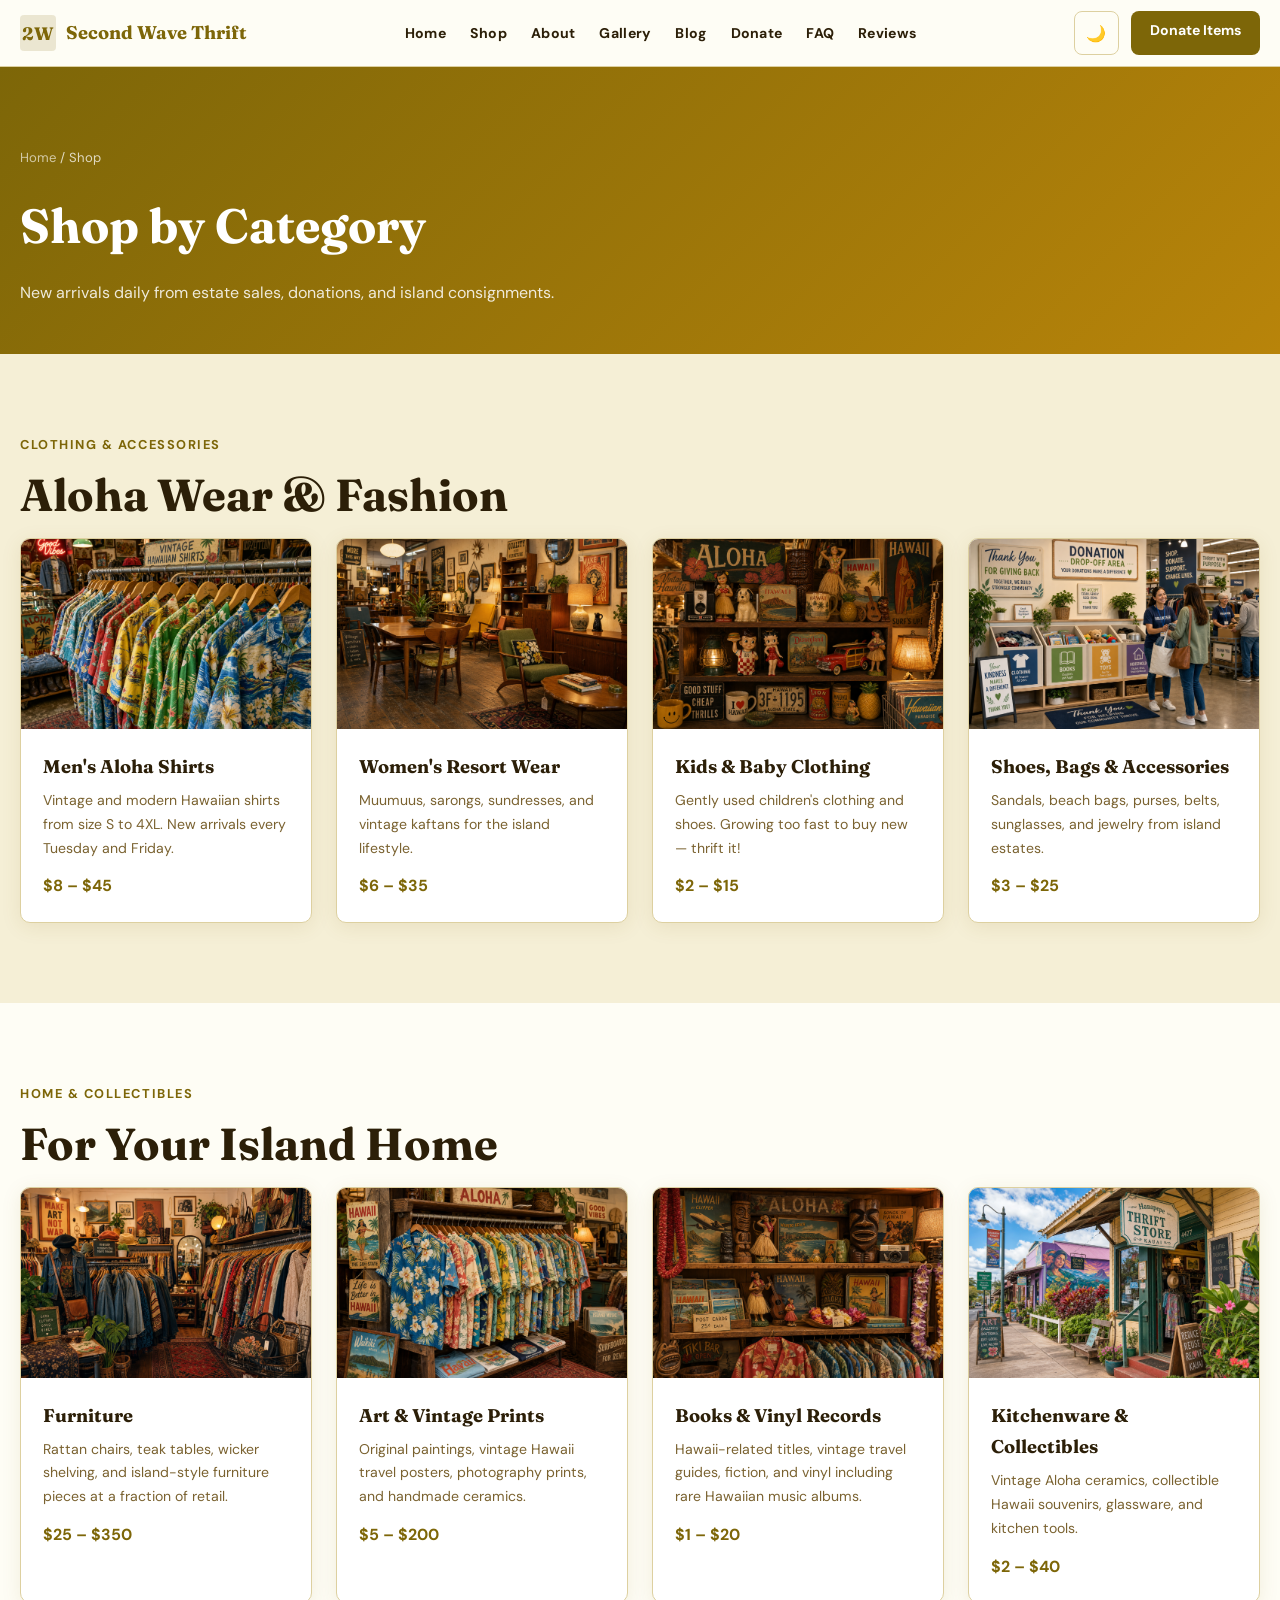
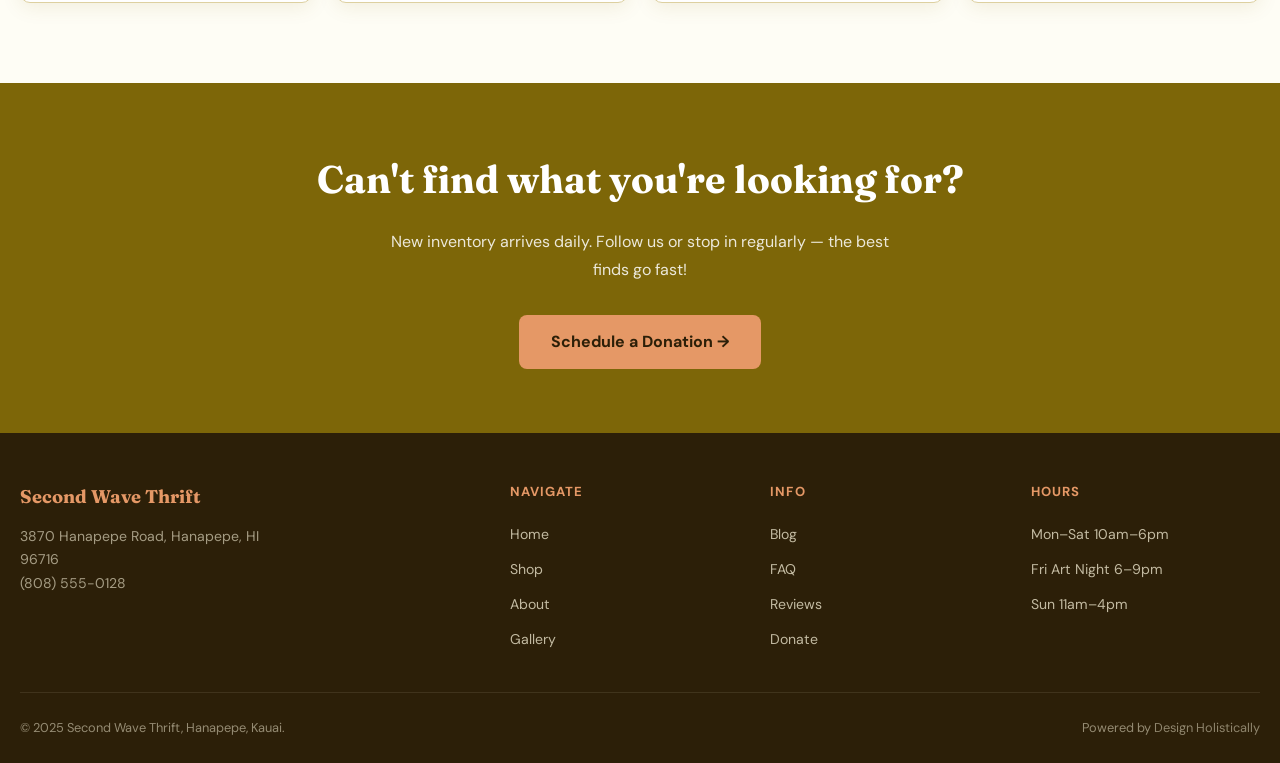
<file: services.html>
<!DOCTYPE html>
<html lang="en" data-theme="light">
<head>
<meta charset="UTF-8"><meta name="viewport" content="width=device-width, initial-scale=1.0">
<title>Shop — Second Wave Thrift | Hanapepe, Kauai</title>
<meta name="description" content="Browse Second Wave Thrift's categories — vintage aloha wear, furniture, books, art, and more in Hanapepe, Kauai.">
<meta property="og:title" content="Shop — Second Wave Thrift">
<meta property="og:type" content="website">
<link rel="stylesheet" href="css/style.css">
<script type="application/ld+json">{"@context":"https://schema.org","@type":"LocalBusiness","name":"Second Wave Thrift","description":"Treasures washed ashore — pre-loved island finds","telephone":"(808) 555-0128","address":{"@type":"PostalAddress","streetAddress":"3870 Hanapepe Road","addressLocality":"Hanapepe","addressRegion":"HI","postalCode":"96716"},"priceRange":"$"}</script>
  <link rel="icon" type="image/x-icon" href="images/favicon.ico">
  <link rel="icon" type="image/png" sizes="32x32" href="images/favicon-32x32.png">
  <link rel="icon" type="image/png" sizes="16x16" href="images/favicon-16x16.png">
  <link rel="apple-touch-icon" sizes="180x180" href="images/apple-touch-icon.png">
</head>
<body>
<header class="site-header">
  <div class="header-inner">
    <a href="index.html" class="logo-wrap"><svg width="36" height="36" viewBox="0 0 36 36" fill="none">
  <rect width="36" height="36" rx="4" fill="#7D6608" opacity="0.15"/>
  <text x="18" y="25" text-anchor="middle" font-family="Fraunces,serif" font-weight="700" font-size="18" fill="#7D6608">2W</text>
</svg><span>Second Wave Thrift</span></a>
    <nav><ul class="nav-links" id="nav-links">
      <li><a href="index.html">Home</a></li><li><a href="services.html">Shop</a></li><li><a href="about.html">About</a></li><li><a href="gallery.html">Gallery</a></li><li><a href="blog.html">Blog</a></li><li><a href="booking.html">Donate</a></li><li><a href="faq.html">FAQ</a></li><li><a href="reviews.html">Reviews</a></li>
    </ul></nav>
    <div class="header-actions">
      <button id="theme-toggle" class="btn-theme">🌙</button>
      <a href="booking.html" class="btn-book">Donate Items</a>
      <button class="hamburger" id="hamburger" aria-label="Menu" aria-expanded="false"><span></span><span></span><span></span></button>
    </div>
  </div>
</header>
<main>

  <div class="page-hero"><div class="section-inner">
    <div class="breadcrumb"><a href="index.html">Home</a> / Shop</div>
    <h1>Shop by Category</h1>
    <p>New arrivals daily from estate sales, donations, and island consignments.</p>
  </div></div>
  <section class="section section-alt"><div class="section-inner">
    <div class="section-label reveal">Clothing & Accessories</div>
    <h2 class="section-title reveal">Aloha Wear & Fashion</h2>
    <div class="services-grid">
      <div class="service-card reveal"><img src="images/service-clothing.png" alt="Men's Aloha Shirts"><div class="service-card-body"><h3>Men's Aloha Shirts</h3><p>Vintage and modern Hawaiian shirts from size S to 4XL. New arrivals every Tuesday and Friday.</p><div class="service-price">$8 – $45</div></div></div>
      <div class="service-card reveal"><img src="images/service-furniture.png" alt="Women's Resort Wear"><div class="service-card-body"><h3>Women's Resort Wear</h3><p>Muumuus, sarongs, sundresses, and vintage kaftans for the island lifestyle.</p><div class="service-price">$6 – $35</div></div></div>
      <div class="service-card reveal"><img src="images/service-collectibles.png" alt="Kids & Baby"><div class="service-card-body"><h3>Kids & Baby Clothing</h3><p>Gently used children's clothing and shoes. Growing too fast to buy new — thrift it!</p><div class="service-price">$2 – $15</div></div></div>
      <div class="service-card reveal"><img src="images/service-donations.png" alt="Shoes & Bags"><div class="service-card-body"><h3>Shoes, Bags & Accessories</h3><p>Sandals, beach bags, purses, belts, sunglasses, and jewelry from island estates.</p><div class="service-price">$3 – $25</div></div></div>
    </div>
  </div></section>
  <section class="section"><div class="section-inner">
    <div class="section-label reveal">Home & Collectibles</div>
    <h2 class="section-title reveal">For Your Island Home</h2>
    <div class="services-grid">
      <div class="service-card reveal"><img src="images/gallery-1.png" alt="Furniture"><div class="service-card-body"><h3>Furniture</h3><p>Rattan chairs, teak tables, wicker shelving, and island-style furniture pieces at a fraction of retail.</p><div class="service-price">$25 – $350</div></div></div>
      <div class="service-card reveal"><img src="images/gallery-5.png" alt="Art & Prints"><div class="service-card-body"><h3>Art & Vintage Prints</h3><p>Original paintings, vintage Hawaii travel posters, photography prints, and handmade ceramics.</p><div class="service-price">$5 – $200</div></div></div>
      <div class="service-card reveal"><img src="images/gallery-2.png" alt="Books & Records"><div class="service-card-body"><h3>Books & Vinyl Records</h3><p>Hawaii-related titles, vintage travel guides, fiction, and vinyl including rare Hawaiian music albums.</p><div class="service-price">$1 – $20</div></div></div>
      <div class="service-card reveal"><img src="images/gallery-3.png" alt="Kitchenware"><div class="service-card-body"><h3>Kitchenware & Collectibles</h3><p>Vintage Aloha ceramics, collectible Hawaii souvenirs, glassware, and kitchen tools.</p><div class="service-price">$2 – $40</div></div></div>
    </div>
  </div></section>
  <div class="cta-banner"><h2>Can't find what you're looking for?</h2><p>New inventory arrives daily. Follow us or stop in regularly — the best finds go fast!</p><a href="booking.html" class="btn-primary" style="background:var(--accent);color:var(--text);">Schedule a Donation →</a></div>

</main>
<footer class="site-footer">
  <div class="footer-inner">
    <div class="footer-brand"><div class="logo-wrap" style="color:var(--accent);">Second Wave Thrift</div><p>3870 Hanapepe Road, Hanapepe, HI 96716<br>(808) 555-0128</p></div>
    <div class="footer-col"><h4>Navigate</h4><ul><li><a href="index.html">Home</a></li><li><a href="services.html">Shop</a></li><li><a href="about.html">About</a></li><li><a href="gallery.html">Gallery</a></li></ul></div>
    <div class="footer-col"><h4>Info</h4><ul><li><a href="blog.html">Blog</a></li><li><a href="faq.html">FAQ</a></li><li><a href="reviews.html">Reviews</a></li><li><a href="booking.html">Donate</a></li></ul></div>
    <div class="footer-col"><h4>Hours</h4><ul><li><a href="#">Mon–Sat 10am–6pm</a></li><li><a href="#">Fri Art Night 6–9pm</a></li><li><a href="#">Sun 11am–4pm</a></li></ul></div>
  </div>
  <div class="footer-bottom"><span>© 2025 Second Wave Thrift, Hanapepe, Kauai.</span><span>Powered by <a href="https://designholistically.com" target="_blank" rel="noopener">Design Holistically</a></span></div>
</footer>
<button class="back-to-top" id="back-to-top" aria-label="Back to top">↑</button>
<script src="js/main.js"></script>
</body>
</html>
</file>
<file: css/style.css>
@import url('https://fonts.googleapis.com/css2?family=Fraunces:ital,wght@0,400;0,600;0,700;1,400&family=DM+Sans:wght@400;500;700&display=swap');
:root {
  --primary: #7D6608;
  --accent: #E59866;
  --bg: #FEFDF5;
  --bg2: #F5EFD6;
  --text: #2C1F08;
  --text-muted: #7A6230;
  --border: #DDD0A0;
  --white: #ffffff;
  --shadow: 0 4px 20px rgba(125,102,8,0.10);
  --radius: 10px;
  --font-heading: 'Fraunces', serif;
  --font-body: 'DM Sans', sans-serif;
  --transition: all 0.3s ease;
}
[data-theme="dark"] {
  --bg: #1A1400;
  --bg2: #221C00;
  --text: #F5EFD6;
  --text-muted: #C4A96A;
  --border: #4A3E0A;
  --white: #221C00;
  --shadow: 0 4px 20px rgba(0,0,0,0.4);
}
*, *::before, *::after { box-sizing: border-box; margin: 0; padding: 0; }
html { scroll-behavior: smooth; }
body { font-family: var(--font-body); background: var(--bg); color: var(--text); line-height: 1.7; transition: background 0.3s, color 0.3s; }
img { max-width: 100%; display: block; }
a { color: var(--primary); text-decoration: none; }
.site-header { position: sticky; top: 0; z-index: 100; background: rgba(254,253,245,0.88); backdrop-filter: blur(12px); border-bottom: 1px solid var(--border); padding: 0 1.25rem; }
[data-theme="dark"] .site-header { background: rgba(26,20,0,0.88); }
.header-inner { max-width: 1280px; margin: 0 auto; display: flex; align-items: center; justify-content: space-between; height: 66px; }
.logo-wrap { display: flex; align-items: center; gap: 0.6rem; font-family: var(--font-heading); font-size: 1.15rem; font-weight: 700; color: var(--primary); }
.nav-links { display: flex; gap: 1.5rem; list-style: none; }
.nav-links a { font-size: 0.88rem; font-weight: 700; color: var(--text); letter-spacing: 0.02em; transition: color 0.2s; }
.nav-links a:hover { color: var(--accent); }
.header-actions { display: flex; align-items: center; gap: 0.75rem; }
.btn-theme { background: none; border: 1px solid var(--border); border-radius: 8px; padding: 0.4rem 0.7rem; cursor: pointer; color: var(--text); font-size: 1rem; min-width: 44px; min-height: 44px; transition: var(--transition); }
.btn-book { background: var(--primary); color: #fff; border: none; border-radius: 8px; padding: 0.5rem 1.2rem; font-weight: 700; cursor: pointer; font-size: 0.88rem; min-height: 44px; transition: var(--transition); }
.btn-book:hover { background: var(--accent); color: var(--text); }
.hamburger { display: none; flex-direction: column; gap: 5px; background: none; border: none; cursor: pointer; padding: 0.5rem; min-width: 44px; min-height: 44px; justify-content: center; align-items: center; }
.hamburger span { width: 24px; height: 2px; background: var(--text); border-radius: 2px; transition: var(--transition); }
@media (max-width: 768px) { .nav-links { display: none; flex-direction: column; position: absolute; top: 66px; left: 0; right: 0; background: var(--bg); border-bottom: 1px solid var(--border); padding: 1rem 1.25rem; gap: 0.5rem; } .nav-links.open { display: flex; } .hamburger { display: flex; } .btn-book { display: none; } }
.hero { position: relative; min-height: 85vh; display: flex; align-items: center; overflow: hidden; }
.hero-bg { position: absolute; inset: 0; }
.hero-bg img { width: 100%; height: 100%; object-fit: cover; }
.hero-overlay { position: absolute; inset: 0; background: linear-gradient(120deg, rgba(125,102,8,0.8) 0%, rgba(229,152,102,0.4) 100%); }
.hero-content { position: relative; z-index: 2; max-width: 1280px; margin: 0 auto; padding: 4rem 1.25rem; }
.hero-badge { display: inline-block; background: rgba(254,253,245,0.2); color: #fff; border: 1px solid rgba(255,255,255,0.4); border-radius: 20px; padding: 0.3rem 1rem; font-size: 0.8rem; font-weight: 700; letter-spacing: 0.08em; text-transform: uppercase; margin-bottom: 1.5rem; }
.hero h1 { font-family: var(--font-heading); font-size: clamp(2.5rem, 6vw, 4.5rem); font-weight: 700; color: #fff; line-height: 1.15; margin-bottom: 1.25rem; max-width: 680px; }
.hero p { font-size: 1.1rem; color: rgba(255,255,255,0.9); max-width: 500px; margin-bottom: 2rem; }
.hero-cta { display: flex; gap: 1rem; flex-wrap: wrap; }
.btn-primary { background: var(--accent); color: var(--text); border: none; border-radius: 8px; padding: 0.85rem 2rem; font-weight: 700; font-size: 1rem; cursor: pointer; transition: var(--transition); min-height: 44px; display: inline-flex; align-items: center; gap: 0.5rem; }
.btn-primary:hover { background: #d4855a; color: #fff; }
.btn-secondary { background: transparent; color: #fff; border: 2px solid rgba(255,255,255,0.65); border-radius: 8px; padding: 0.85rem 2rem; font-weight: 700; font-size: 1rem; cursor: pointer; transition: var(--transition); min-height: 44px; display: inline-flex; align-items: center; }
.btn-secondary:hover { background: rgba(255,255,255,0.15); }
.section { padding: 5rem 1.25rem; }
.section-inner { max-width: 1280px; margin: 0 auto; }
.section-label { font-size: 0.8rem; font-weight: 700; letter-spacing: 0.12em; text-transform: uppercase; color: var(--primary); margin-bottom: 0.75rem; }
.section-title { font-family: var(--font-heading); font-size: clamp(1.8rem, 4vw, 2.8rem); font-weight: 700; color: var(--text); line-height: 1.2; margin-bottom: 1rem; }
.section-sub { font-size: 1rem; color: var(--text-muted); max-width: 600px; margin-bottom: 3rem; }
.section-alt { background: var(--bg2); }
.services-grid { display: grid; grid-template-columns: repeat(auto-fill, minmax(260px, 1fr)); gap: 1.5rem; }
.service-card { background: var(--white); border: 1px solid var(--border); border-radius: var(--radius); overflow: hidden; transition: var(--transition); box-shadow: var(--shadow); }
.service-card:hover { transform: translateY(-4px); border-color: var(--accent); }
.service-card img { width: 100%; height: 190px; object-fit: cover; }
.service-card-body { padding: 1.4rem; }
.service-card h3 { font-family: var(--font-heading); font-size: 1.15rem; color: var(--text); margin-bottom: 0.4rem; }
.service-card p { font-size: 0.88rem; color: var(--text-muted); margin-bottom: 0.75rem; }
.service-price { font-size: 1rem; font-weight: 700; color: var(--primary); }
.testimonials-grid { display: grid; grid-template-columns: repeat(auto-fill, minmax(280px, 1fr)); gap: 1.5rem; }
.testimonial-card { background: var(--white); border: 1px solid var(--border); border-radius: var(--radius); padding: 1.75rem; box-shadow: var(--shadow); }
.stars { color: var(--accent); font-size: 1.1rem; margin-bottom: 0.75rem; }
.testimonial-text { font-style: italic; font-family: var(--font-heading); color: var(--text-muted); font-size: 0.95rem; margin-bottom: 1.25rem; }
.testimonial-author { display: flex; align-items: center; gap: 0.75rem; }
.testimonial-author img { width: 44px; height: 44px; border-radius: 50%; object-fit: cover; }
.testimonial-author strong { display: block; font-size: 0.88rem; color: var(--text); }
.testimonial-author span { font-size: 0.78rem; color: var(--text-muted); }
.cta-banner { background: var(--primary); color: #fff; padding: 4rem 1.25rem; text-align: center; }
.cta-banner h2 { font-family: var(--font-heading); font-size: clamp(1.8rem, 3vw, 2.5rem); margin-bottom: 1rem; }
.cta-banner p { font-size: 1rem; opacity: 0.85; margin-bottom: 2rem; max-width: 500px; margin-left: auto; margin-right: auto; }
.gallery-grid { display: grid; grid-template-columns: repeat(2, 1fr); gap: 1rem; }
@media (min-width: 768px) { .gallery-grid { grid-template-columns: repeat(3, 1fr); } }
@media (min-width: 1280px) { .gallery-grid { grid-template-columns: repeat(4, 1fr); } }
.gallery-item { border-radius: var(--radius); overflow: hidden; aspect-ratio: 1; cursor: pointer; }
.gallery-item img { width: 100%; height: 100%; object-fit: cover; transition: transform 0.4s; }
.gallery-item:hover img { transform: scale(1.05); }
.blog-grid { display: grid; grid-template-columns: repeat(auto-fill, minmax(300px, 1fr)); gap: 1.5rem; }
.blog-card { background: var(--white); border: 1px solid var(--border); border-radius: var(--radius); overflow: hidden; transition: var(--transition); box-shadow: var(--shadow); }
.blog-card:hover { transform: translateY(-3px); border-color: var(--accent); }
.blog-card img { width: 100%; height: 190px; object-fit: cover; }
.blog-card-body { padding: 1.4rem; }
.blog-tag { font-size: 0.75rem; font-weight: 700; letter-spacing: 0.1em; text-transform: uppercase; color: var(--primary); margin-bottom: 0.5rem; }
.blog-card h3 { font-family: var(--font-heading); font-size: 1.05rem; color: var(--text); margin-bottom: 0.4rem; line-height: 1.35; }
.blog-card p { font-size: 0.88rem; color: var(--text-muted); margin-bottom: 0.75rem; }
.blog-meta { font-size: 0.78rem; color: var(--text-muted); }
.read-more { color: var(--primary); font-weight: 700; font-size: 0.9rem; }
.blog-post { max-width: 760px; margin: 0 auto; padding: 3rem 1.25rem; }
.blog-post h1 { font-family: var(--font-heading); font-size: clamp(1.8rem, 4vw, 2.7rem); color: var(--text); margin-bottom: 1rem; line-height: 1.2; }
.blog-post .meta { font-size: 0.82rem; color: var(--text-muted); margin-bottom: 2rem; }
.blog-post img { border-radius: var(--radius); margin: 2rem 0; width: 100%; height: 380px; object-fit: cover; }
.blog-post h2 { font-family: var(--font-heading); font-size: 1.5rem; color: var(--text); margin: 2rem 0 0.75rem; }
.blog-post p { font-size: 1rem; color: var(--text-muted); margin-bottom: 1.25rem; }
.blog-post ul { margin: 1rem 0 1.5rem 1.5rem; color: var(--text-muted); }
.blog-post ul li { margin-bottom: 0.5rem; }
.booking-section { max-width: 680px; margin: 0 auto; padding: 3rem 1.25rem; }
.step-indicator { display: flex; gap: 0.5rem; margin-bottom: 2.5rem; }
.step { flex: 1; height: 4px; border-radius: 2px; background: var(--border); transition: var(--transition); }
.step.active { background: var(--primary); }
.step.done { background: var(--accent); }
.form-group { margin-bottom: 1.5rem; }
.form-group label { display: block; font-weight: 700; font-size: 0.88rem; margin-bottom: 0.5rem; color: var(--text); }
.form-group input, .form-group select, .form-group textarea { width: 100%; padding: 0.75rem 1rem; border: 1px solid var(--border); border-radius: 8px; font-family: var(--font-body); font-size: 0.95rem; background: var(--bg); color: var(--text); transition: border-color 0.2s; min-height: 44px; }
.form-group input:focus, .form-group select:focus, .form-group textarea:focus { outline: none; border-color: var(--primary); }
.form-group textarea { min-height: 120px; resize: vertical; }
.form-nav { display: flex; gap: 1rem; justify-content: space-between; margin-top: 2rem; }
.booking-step { display: none; }
.booking-step.active { display: block; }
.service-option { border: 2px solid var(--border); border-radius: var(--radius); padding: 1.25rem; cursor: pointer; transition: var(--transition); margin-bottom: 0.75rem; }
.service-option:hover, .service-option.selected { border-color: var(--primary); background: rgba(125,102,8,0.05); }
.service-option h3 { font-family: var(--font-heading); font-size: 1rem; color: var(--text); }
.service-option p { font-size: 0.85rem; color: var(--text-muted); }
.confirmation-box { background: var(--bg2); border: 1px solid var(--border); border-radius: var(--radius); padding: 2rem; text-align: center; }
.confirmation-box .check { font-size: 3rem; margin-bottom: 1rem; }
.confirmation-box h2 { font-family: var(--font-heading); font-size: 1.8rem; color: var(--primary); margin-bottom: 0.5rem; }
.admin-login { max-width: 400px; margin: 6rem auto; padding: 0 1.25rem; }
.admin-card { background: var(--white); border: 1px solid var(--border); border-radius: var(--radius); padding: 2.5rem; box-shadow: var(--shadow); }
.admin-card h1 { font-family: var(--font-heading); font-size: 1.8rem; color: var(--text); margin-bottom: 0.5rem; }
.admin-card p { font-size: 0.88rem; color: var(--text-muted); margin-bottom: 2rem; }
.admin-dash { display: none; max-width: 1200px; margin: 0 auto; padding: 2rem 1.25rem; }
.stats-grid { display: grid; grid-template-columns: repeat(2, 1fr); gap: 1rem; margin-bottom: 2rem; }
@media (min-width: 768px) { .stats-grid { grid-template-columns: repeat(4, 1fr); } }
.stat-card { background: var(--white); border: 1px solid var(--border); border-radius: var(--radius); padding: 1.5rem; text-align: center; box-shadow: var(--shadow); }
.stat-card .stat-num { font-family: var(--font-heading); font-size: 2.2rem; font-weight: 700; color: var(--primary); }
.stat-card .stat-label { font-size: 0.82rem; color: var(--text-muted); margin-top: 0.25rem; }
.admin-table-wrap { background: var(--white); border: 1px solid var(--border); border-radius: var(--radius); padding: 1.5rem; box-shadow: var(--shadow); margin-bottom: 1.5rem; overflow-x: auto; }
.admin-table-wrap h2 { font-family: var(--font-heading); font-size: 1.2rem; margin-bottom: 1rem; color: var(--text); }
table { width: 100%; border-collapse: collapse; font-size: 0.88rem; }
th { text-align: left; padding: 0.6rem 0.75rem; background: var(--bg2); font-weight: 700; font-size: 0.78rem; text-transform: uppercase; letter-spacing: 0.05em; color: var(--text-muted); }
td { padding: 0.7rem 0.75rem; border-top: 1px solid var(--border); color: var(--text); }
.badge { display: inline-block; padding: 0.2rem 0.6rem; border-radius: 12px; font-size: 0.75rem; font-weight: 700; }
.badge-green { background: #D1FAE5; color: #065F46; }
.badge-yellow { background: #FEF3C7; color: #92400E; }
.badge-red { background: #FEE2E2; color: #991B1B; }
.faq-list { max-width: 760px; margin: 0 auto; }
.faq-item { border-bottom: 1px solid var(--border); }
.faq-question { width: 100%; background: none; border: none; text-align: left; padding: 1.25rem 0; font-family: var(--font-heading); font-size: 1.05rem; color: var(--text); cursor: pointer; display: flex; justify-content: space-between; align-items: center; gap: 1rem; min-height: 44px; }
.faq-question:hover { color: var(--primary); }
.faq-icon { font-size: 1.2rem; color: var(--primary); flex-shrink: 0; transition: transform 0.3s; }
.faq-answer { font-size: 0.95rem; color: var(--text-muted); padding-bottom: 1.25rem; display: none; }
.faq-answer.open { display: block; }
.faq-icon.open { transform: rotate(45deg); }
.reviews-grid { display: grid; grid-template-columns: repeat(auto-fill, minmax(280px, 1fr)); gap: 1.5rem; }
.review-card { background: var(--white); border: 1px solid var(--border); border-radius: var(--radius); padding: 1.75rem; box-shadow: var(--shadow); }
.team-grid { display: grid; grid-template-columns: repeat(auto-fill, minmax(220px, 1fr)); gap: 1.5rem; }
.team-card { text-align: center; }
.team-card img { width: 110px; height: 110px; border-radius: 50%; margin: 0 auto 1rem; object-fit: cover; border: 3px solid var(--accent); }
.team-card h3 { font-family: var(--font-heading); font-size: 1rem; color: var(--text); }
.team-card p { font-size: 0.85rem; color: var(--text-muted); }
.values-grid { display: grid; grid-template-columns: repeat(auto-fill, minmax(220px, 1fr)); gap: 1.5rem; margin-top: 2rem; }
.value-card { background: var(--white); border: 1px solid var(--border); border-radius: var(--radius); padding: 1.75rem; text-align: center; box-shadow: var(--shadow); }
.value-icon { font-size: 2rem; margin-bottom: 0.75rem; }
.value-card h3 { font-family: var(--font-heading); font-size: 1.05rem; color: var(--text); margin-bottom: 0.4rem; }
.value-card p { font-size: 0.88rem; color: var(--text-muted); }
.site-footer { background: #2C1F08; color: rgba(245,239,214,0.8); padding: 3rem 1.25rem 1.5rem; }
.footer-inner { max-width: 1280px; margin: 0 auto; display: grid; grid-template-columns: 1fr; gap: 2rem; }
@media (min-width: 768px) { .footer-inner { grid-template-columns: 2fr 1fr 1fr 1fr; } }
.footer-brand p { font-size: 0.88rem; opacity: 0.75; margin-top: 0.75rem; max-width: 280px; }
.footer-col h4 { font-weight: 700; font-size: 0.82rem; letter-spacing: 0.08em; text-transform: uppercase; color: var(--accent); margin-bottom: 1rem; }
.footer-col ul { list-style: none; }
.footer-col ul li { margin-bottom: 0.5rem; }
.footer-col ul li a { color: rgba(245,239,214,0.75); font-size: 0.88rem; transition: color 0.2s; }
.footer-col ul li a:hover { color: #fff; }
.footer-bottom { max-width: 1280px; margin: 2rem auto 0; padding-top: 1.5rem; border-top: 1px solid rgba(245,239,214,0.15); display: flex; flex-wrap: wrap; justify-content: space-between; gap: 0.5rem; font-size: 0.8rem; opacity: 0.65; }
.footer-bottom a { color: rgba(245,239,214,0.75); }
.back-to-top { position: fixed; bottom: 1.5rem; right: 1.5rem; width: 44px; height: 44px; background: var(--primary); color: #fff; border: none; border-radius: 50%; cursor: pointer; font-size: 1.2rem; display: flex; align-items: center; justify-content: center; box-shadow: 0 4px 16px rgba(0,0,0,0.2); opacity: 0; pointer-events: none; transition: var(--transition); z-index: 90; }
.back-to-top.visible { opacity: 1; pointer-events: all; }
.reveal { opacity: 0; transform: translateY(26px); transition: opacity 0.6s ease, transform 0.6s ease; }
.reveal.visible { opacity: 1; transform: none; }
.page-hero { background: linear-gradient(135deg, #7D6608 0%, #B8840A 100%); color: #fff; padding: 5rem 1.25rem 3rem; }
.page-hero h1 { font-family: var(--font-heading); font-size: clamp(2rem, 4vw, 3rem); margin-bottom: 0.75rem; }
.page-hero p { font-size: 1rem; opacity: 0.85; max-width: 560px; }
.breadcrumb { font-size: 0.82rem; opacity: 0.75; margin-bottom: 1rem; }
.breadcrumb a { color: rgba(255,255,255,0.85); }

.hero h1, .hero p, .hero-content, .hero .eyebrow-label, .hero .tag { color: #fff !important; }

[data-theme="dark"] .hero { background: transparent !important; }
[data-theme="dark"] .hero-bg img { opacity: 1 !important; }
</file>
